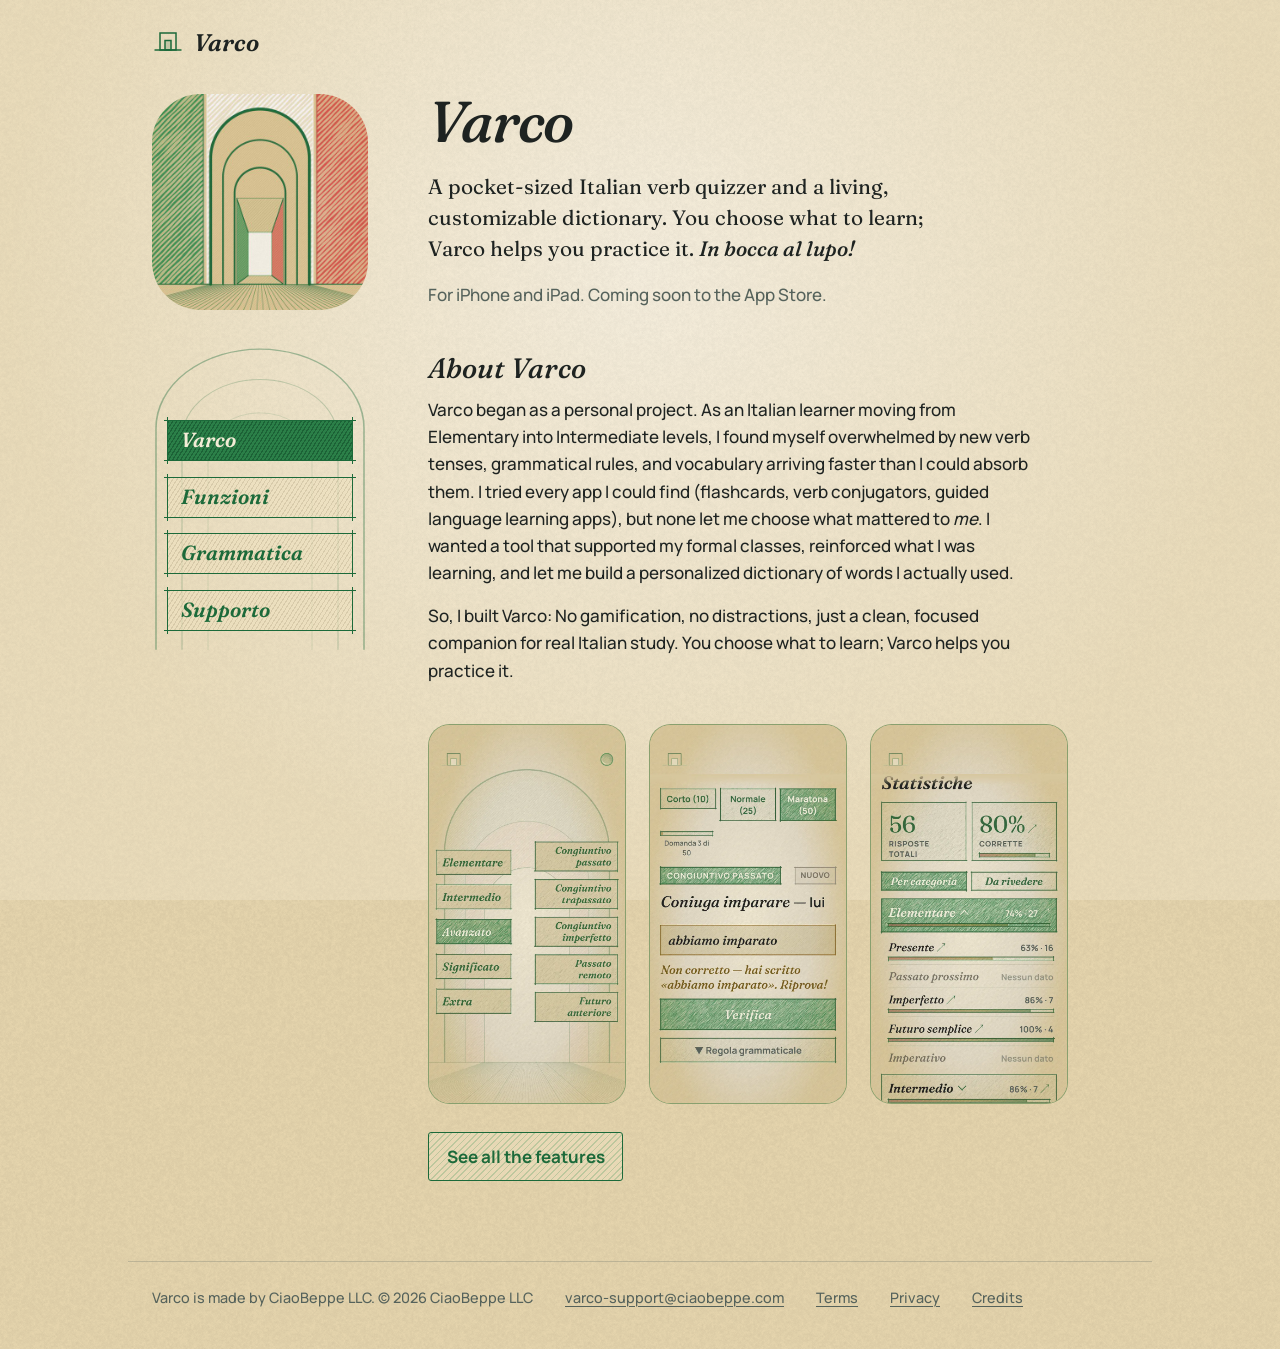
<file: varco/index.html>
<!doctype html>
<html lang="en">
<head>
  <meta charset="utf-8">
  <meta name="viewport" content="width=device-width, initial-scale=1, viewport-fit=cover">
  <title>Varco: Italian verbs and vocabulary</title>
  <meta name="description" content="Varco is a pocket-sized Italian verb quizzer and a living, customizable dictionary for iPhone and iPad.">
  <meta name="theme-color" content="#e9d8b0">
  <link rel="icon" href="/varco/favicon.ico" sizes="any">
  <link rel="icon" type="image/png" href="/varco/favicon-32.png">
  <link rel="apple-touch-icon" href="/varco/apple-touch-icon.png">
  <link rel="stylesheet" href="/assets/site.css">
</head>
<body>
  <a class="skip" href="#main">Skip to content</a>
  <header class="site-head">
    <a class="wordmark" href="/varco/"><svg class="glyph" viewBox="0 0 32 32" fill="none" stroke="currentColor" stroke-width="1.5" aria-hidden="true"><rect x="8" y="6" width="16" height="17"/><rect x="13" y="13.5" width="6" height="9.5" fill="currentColor" fill-opacity="0.18"/><path d="M2.5 23h27"/></svg>Varco</a>
  </header>
  <div class="layout">
    <aside class="rail">
      <img class="icon" src="/assets/img/varco-icon-512.jpg" alt="The Varco icon: a pencil-drawn archway in front of the Italian flag" width="216" height="216">
      <nav class="boxes" aria-label="Main">
        <svg class="arch" viewBox="0 0 216 400" preserveAspectRatio="none" fill="none" stroke="currentColor" aria-hidden="true"><path d="M4 400V108A104 104 0 0 1 212 108V400" stroke-width="1.6" opacity="0.38"/><path d="M30 400V122A78 78 0 0 1 186 122V400" stroke-width="1.2" opacity="0.22"/><path d="M56 400V140A52 52 0 0 1 160 140V400" stroke-width="1" opacity="0.14"/></svg>
        <a class="box" href="/varco/" aria-current="page">Varco</a>
      <a class="box" href="/varco/funzioni/">Funzioni</a>
      <a class="box" href="/varco/grammatica/">Grammatica</a>
      <a class="box" href="/varco/support/">Supporto</a>
      </nav>
    </aside>
    <main id="main">
      <div class="hero-m"><img src="/assets/img/varco-icon-512.jpg" alt="" width="72" height="72"><h1>Varco</h1></div>
      <p class="lede">A pocket-sized Italian verb quizzer and a living, customizable dictionary. You choose what to learn; Varco helps you practice it. <em lang="it">In bocca al lupo!</em></p>
      <p class="muted">For iPhone and iPad. Coming soon to the App Store.</p>

      <div class="prose">
        <h2>About Varco</h2>
        <p>Varco began as a personal project. As an Italian learner moving from Elementary into Intermediate levels, I found myself overwhelmed by new verb tenses, grammatical rules, and vocabulary arriving faster than I could absorb them. I tried every app I could find (flashcards, verb conjugators, guided language learning apps), but none let me choose what mattered to <em>me</em>. I wanted a tool that supported my formal classes, reinforced what I was learning, and let me build a personalized dictionary of words I actually used.</p>
        <p>So, I built Varco: No gamification, no distractions, just a clean, focused companion for real Italian study. You choose what to learn; Varco helps you practice it.</p>
      </div>

      <div class="shots">
        <figure class="shot"><img src="/assets/img/screens/home.webp" alt="Varco’s home screen: levels and tenses in pencil-drawn boxes inside an archway" width="720" height="1387" loading="lazy" decoding="async"></figure>
        <figure class="shot"><img src="/assets/img/screens/quiz.webp" alt="A conjugation quiz: a wrong answer, with a second try" width="720" height="1387" loading="lazy" decoding="async"></figure>
        <figure class="shot"><img src="/assets/img/screens/stats.webp" alt="Statistiche: answers, accuracy and progress by tense" width="720" height="1387" loading="lazy" decoding="async"></figure>
      </div>
      <p><a class="hatched" href="/varco/funzioni/">See all the features</a></p>
    </main>
  </div>
  <footer class="site-foot">
    <span>Varco is made by CiaoBeppe LLC. © 2026 CiaoBeppe LLC</span>
    <a href="mailto:varco-support@ciaobeppe.com">varco-support@ciaobeppe.com</a>
    <a href="/varco/terms/">Terms</a>
    <a href="/varco/privacy/">Privacy</a>
    <a href="/varco/credits/">Credits</a>
  </footer>
</body>
</html>
</file>
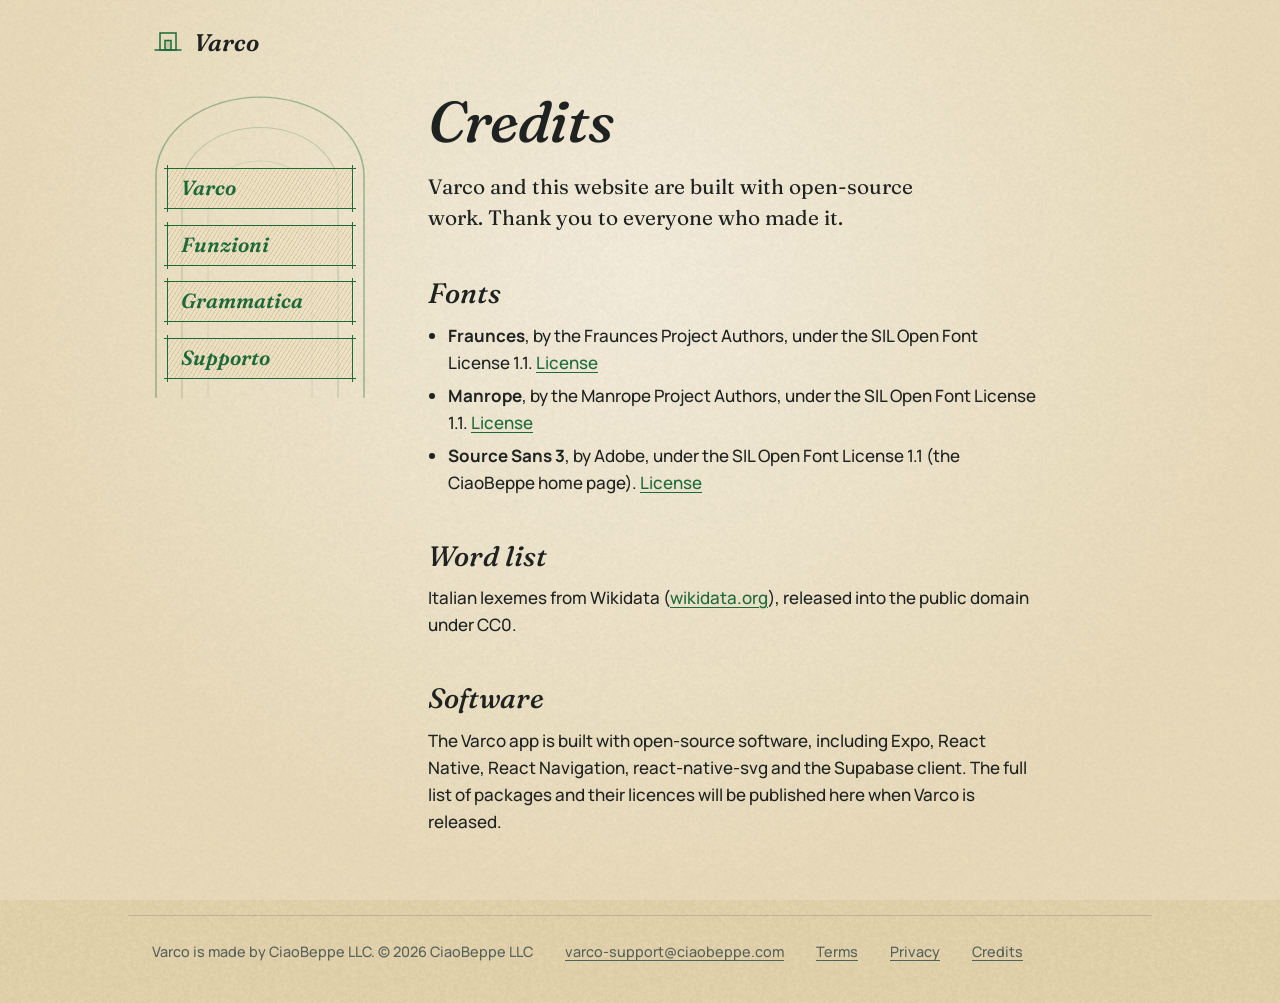
<file: varco/credits/index.html>
<!doctype html>
<html lang="en">
<head>
  <meta charset="utf-8">
  <meta name="viewport" content="width=device-width, initial-scale=1, viewport-fit=cover">
  <title>Varco credits</title>
  <meta name="description" content="The open-source software and fonts that Varco and this website are built with, with their licences.">
  <meta name="theme-color" content="#e9d8b0">
  <link rel="icon" href="/varco/favicon.ico" sizes="any">
  <link rel="icon" type="image/png" href="/varco/favicon-32.png">
  <link rel="apple-touch-icon" href="/varco/apple-touch-icon.png">
  <link rel="stylesheet" href="/assets/site.css">
</head>
<body>
  <a class="skip" href="#main">Skip to content</a>
  <header class="site-head">
    <a class="wordmark" href="/varco/"><svg class="glyph" viewBox="0 0 32 32" fill="none" stroke="currentColor" stroke-width="1.5" aria-hidden="true"><rect x="8" y="6" width="16" height="17"/><rect x="13" y="13.5" width="6" height="9.5" fill="currentColor" fill-opacity="0.18"/><path d="M2.5 23h27"/></svg>Varco</a>
  </header>
  <div class="layout">
    <aside class="rail">
      
      <nav class="boxes" aria-label="Main">
        <svg class="arch" viewBox="0 0 216 400" preserveAspectRatio="none" fill="none" stroke="currentColor" aria-hidden="true"><path d="M4 400V108A104 104 0 0 1 212 108V400" stroke-width="1.6" opacity="0.38"/><path d="M30 400V122A78 78 0 0 1 186 122V400" stroke-width="1.2" opacity="0.22"/><path d="M56 400V140A52 52 0 0 1 160 140V400" stroke-width="1" opacity="0.14"/></svg>
        <a class="box" href="/varco/">Varco</a>
      <a class="box" href="/varco/funzioni/">Funzioni</a>
      <a class="box" href="/varco/grammatica/">Grammatica</a>
      <a class="box" href="/varco/support/">Supporto</a>
      </nav>
    </aside>
    <main id="main">
      <div class="prose">
        <h1>Credits</h1>
        <p class="lede">Varco and this website are built with open-source work. Thank you to everyone who made it.</p>
        <h2>Fonts</h2>
        <ul>
          <li><strong>Fraunces</strong>, by the Fraunces Project Authors, under the SIL Open Font License 1.1. <a href="/assets/fonts/Fraunces-OFL.txt">License</a></li>
          <li><strong>Manrope</strong>, by the Manrope Project Authors, under the SIL Open Font License 1.1. <a href="/assets/fonts/Manrope-OFL.txt">License</a></li>
          <li><strong>Source Sans 3</strong>, by Adobe, under the SIL Open Font License 1.1 (the CiaoBeppe home page). <a href="/assets/fonts/SourceSans3-OFL.txt">License</a></li>
        </ul>
        <h2>Word list</h2>
        <p>Italian lexemes from Wikidata (<a href="https://www.wikidata.org">wikidata.org</a>), released into the public domain under CC0.</p>
        <h2>Software</h2>
        <p>The Varco app is built with open-source software, including Expo, React Native, React Navigation, react-native-svg and the Supabase client. The full list of packages and their licences will be published here when Varco is released.</p>
      </div>
    </main>
  </div>
  <footer class="site-foot">
    <span>Varco is made by CiaoBeppe LLC. © 2026 CiaoBeppe LLC</span>
    <a href="mailto:varco-support@ciaobeppe.com">varco-support@ciaobeppe.com</a>
    <a href="/varco/terms/">Terms</a>
    <a href="/varco/privacy/">Privacy</a>
    <a href="/varco/credits/">Credits</a>
  </footer>
</body>
</html>
</file>
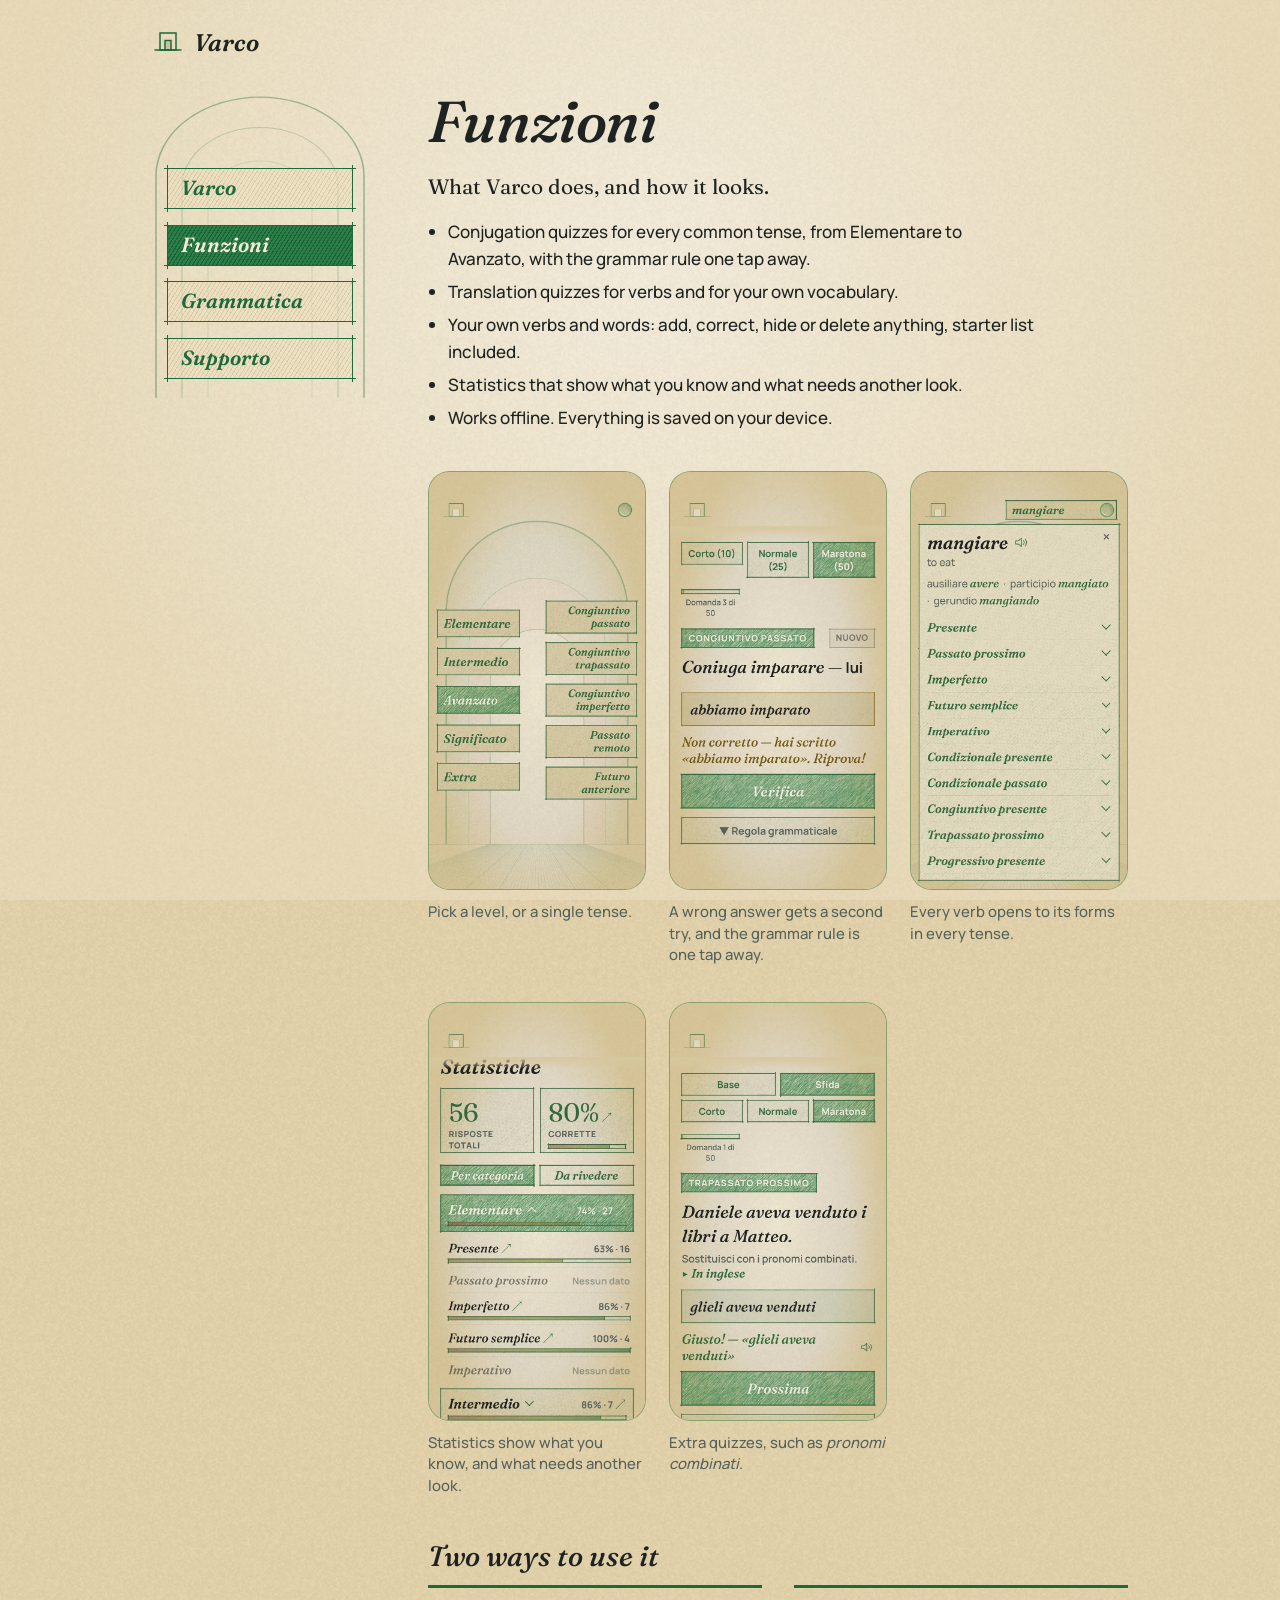
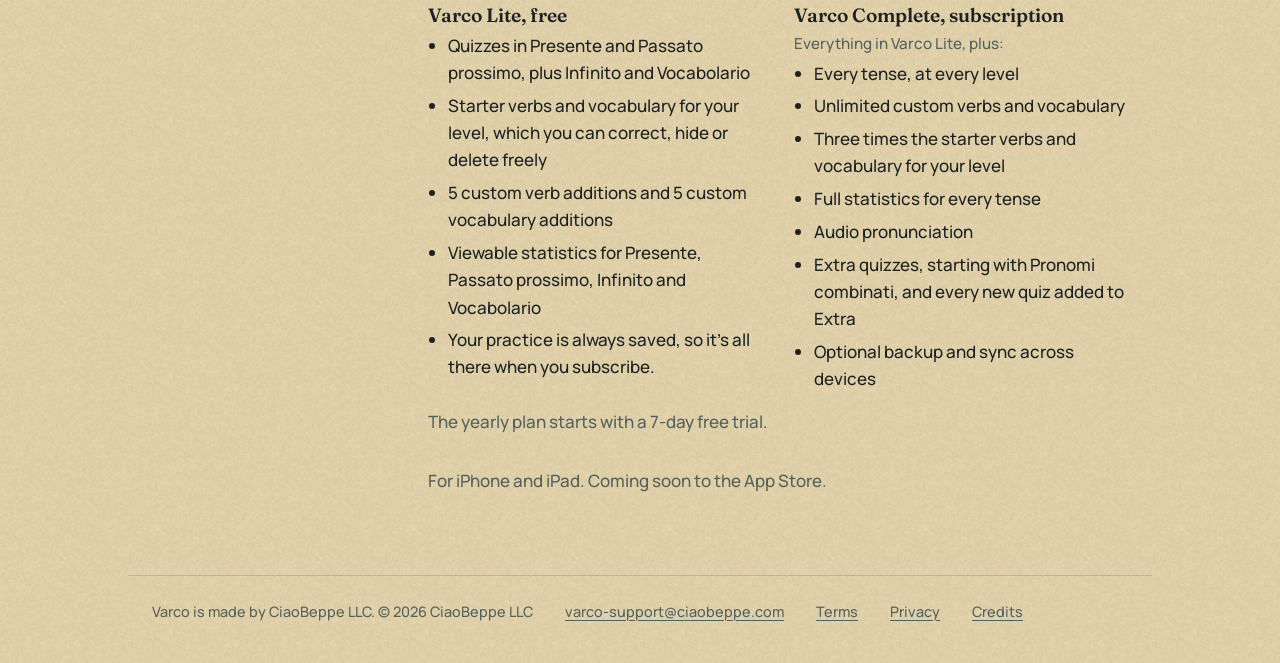
<file: varco/funzioni/index.html>
<!doctype html>
<html lang="en">
<head>
  <meta charset="utf-8">
  <meta name="viewport" content="width=device-width, initial-scale=1, viewport-fit=cover">
  <title>Funzioni: what Varco does</title>
  <meta name="description" content="What Varco does: conjugation and translation quizzes, your own verbs and words, statistics, and Varco Lite or Varco Complete.">
  <meta name="theme-color" content="#e9d8b0">
  <link rel="icon" href="/varco/favicon.ico" sizes="any">
  <link rel="icon" type="image/png" href="/varco/favicon-32.png">
  <link rel="apple-touch-icon" href="/varco/apple-touch-icon.png">
  <link rel="stylesheet" href="/assets/site.css">
</head>
<body>
  <a class="skip" href="#main">Skip to content</a>
  <header class="site-head">
    <a class="wordmark" href="/varco/"><svg class="glyph" viewBox="0 0 32 32" fill="none" stroke="currentColor" stroke-width="1.5" aria-hidden="true"><rect x="8" y="6" width="16" height="17"/><rect x="13" y="13.5" width="6" height="9.5" fill="currentColor" fill-opacity="0.18"/><path d="M2.5 23h27"/></svg>Varco</a>
  </header>
  <div class="layout">
    <aside class="rail">
      
      <nav class="boxes" aria-label="Main">
        <svg class="arch" viewBox="0 0 216 400" preserveAspectRatio="none" fill="none" stroke="currentColor" aria-hidden="true"><path d="M4 400V108A104 104 0 0 1 212 108V400" stroke-width="1.6" opacity="0.38"/><path d="M30 400V122A78 78 0 0 1 186 122V400" stroke-width="1.2" opacity="0.22"/><path d="M56 400V140A52 52 0 0 1 160 140V400" stroke-width="1" opacity="0.14"/></svg>
        <a class="box" href="/varco/">Varco</a>
      <a class="box" href="/varco/funzioni/" aria-current="page">Funzioni</a>
      <a class="box" href="/varco/grammatica/">Grammatica</a>
      <a class="box" href="/varco/support/">Supporto</a>
      </nav>
    </aside>
    <main id="main">
      <h1>Funzioni</h1>
      <div class="prose">
        <p class="lede">What Varco does, and how it looks.</p>
        <ul>
          <li>Conjugation quizzes for every common tense, from Elementare to Avanzato, with the grammar rule one tap away.</li>
          <li>Translation quizzes for verbs and for your own vocabulary.</li>
          <li>Your own verbs and words: add, correct, hide or delete anything, starter list included.</li>
          <li>Statistics that show what you know and what needs another look.</li>
          <li>Works offline. Everything is saved on your device.</li>
        </ul>
      </div>

      <div class="shots gallery">
        <figure class="shot"><img src="/assets/img/screens/home.webp" alt="Home screen" width="720" height="1387" loading="lazy" decoding="async"><figcaption>Pick a level, or a single tense.</figcaption></figure>
        <figure class="shot"><img src="/assets/img/screens/quiz.webp" alt="Quiz with a wrong answer" width="720" height="1387" loading="lazy" decoding="async"><figcaption>A wrong answer gets a second try, and the grammar rule is one tap away.</figcaption></figure>
        <figure class="shot"><img src="/assets/img/screens/verb.webp" alt="The verb card for mangiare" width="720" height="1387" loading="lazy" decoding="async"><figcaption>Every verb opens to its forms in every tense.</figcaption></figure>
        <figure class="shot"><img src="/assets/img/screens/stats.webp" alt="Statistiche" width="720" height="1387" loading="lazy" decoding="async"><figcaption>Statistics show what you know, and what needs another look.</figcaption></figure>
        <figure class="shot"><img src="/assets/img/screens/pronomi.webp" alt="Pronomi combinati quiz" width="720" height="1387" loading="lazy" decoding="async"><figcaption>Extra quizzes, such as <em lang="it">pronomi combinati</em>.</figcaption></figure>
      </div>

      <h2>Two ways to use it</h2>
      <div class="plans">
        <div class="plan">
          <h3>Varco Lite, free</h3>
          <ul>
            <li>Quizzes in Presente and Passato prossimo, plus Infinito and Vocabolario</li>
            <li>Starter verbs and vocabulary for your level, which you can correct, hide or delete freely</li>
            <li>5 custom verb additions and 5 custom vocabulary additions</li>
            <li>Viewable statistics for Presente, Passato prossimo, Infinito and Vocabolario</li>
            <li>Your practice is always saved, so it’s all there when you subscribe.</li>
          </ul>
        </div>
        <div class="plan complete">
          <h3>Varco Complete, subscription</h3>
          <p class="plan-note">Everything in Varco Lite, plus:</p>
          <ul>
            <li>Every tense, at every level</li>
            <li>Unlimited custom verbs and vocabulary</li>
            <li>Three times the starter verbs and vocabulary for your level</li>
            <li>Full statistics for every tense</li>
            <li>Audio pronunciation</li>
            <li>Extra quizzes, starting with Pronomi combinati, and every new quiz added to Extra</li>
            <li>Optional backup and sync across devices</li>
          </ul>
        </div>
      </div>
      <p class="muted">The yearly plan starts with a 7-day free trial.</p>
      <p class="muted" style="margin-top:2rem">For iPhone and iPad. Coming soon to the App Store.</p>
    </main>
  </div>
  <footer class="site-foot">
    <span>Varco is made by CiaoBeppe LLC. © 2026 CiaoBeppe LLC</span>
    <a href="mailto:varco-support@ciaobeppe.com">varco-support@ciaobeppe.com</a>
    <a href="/varco/terms/">Terms</a>
    <a href="/varco/privacy/">Privacy</a>
    <a href="/varco/credits/">Credits</a>
  </footer>
</body>
</html>
</file>
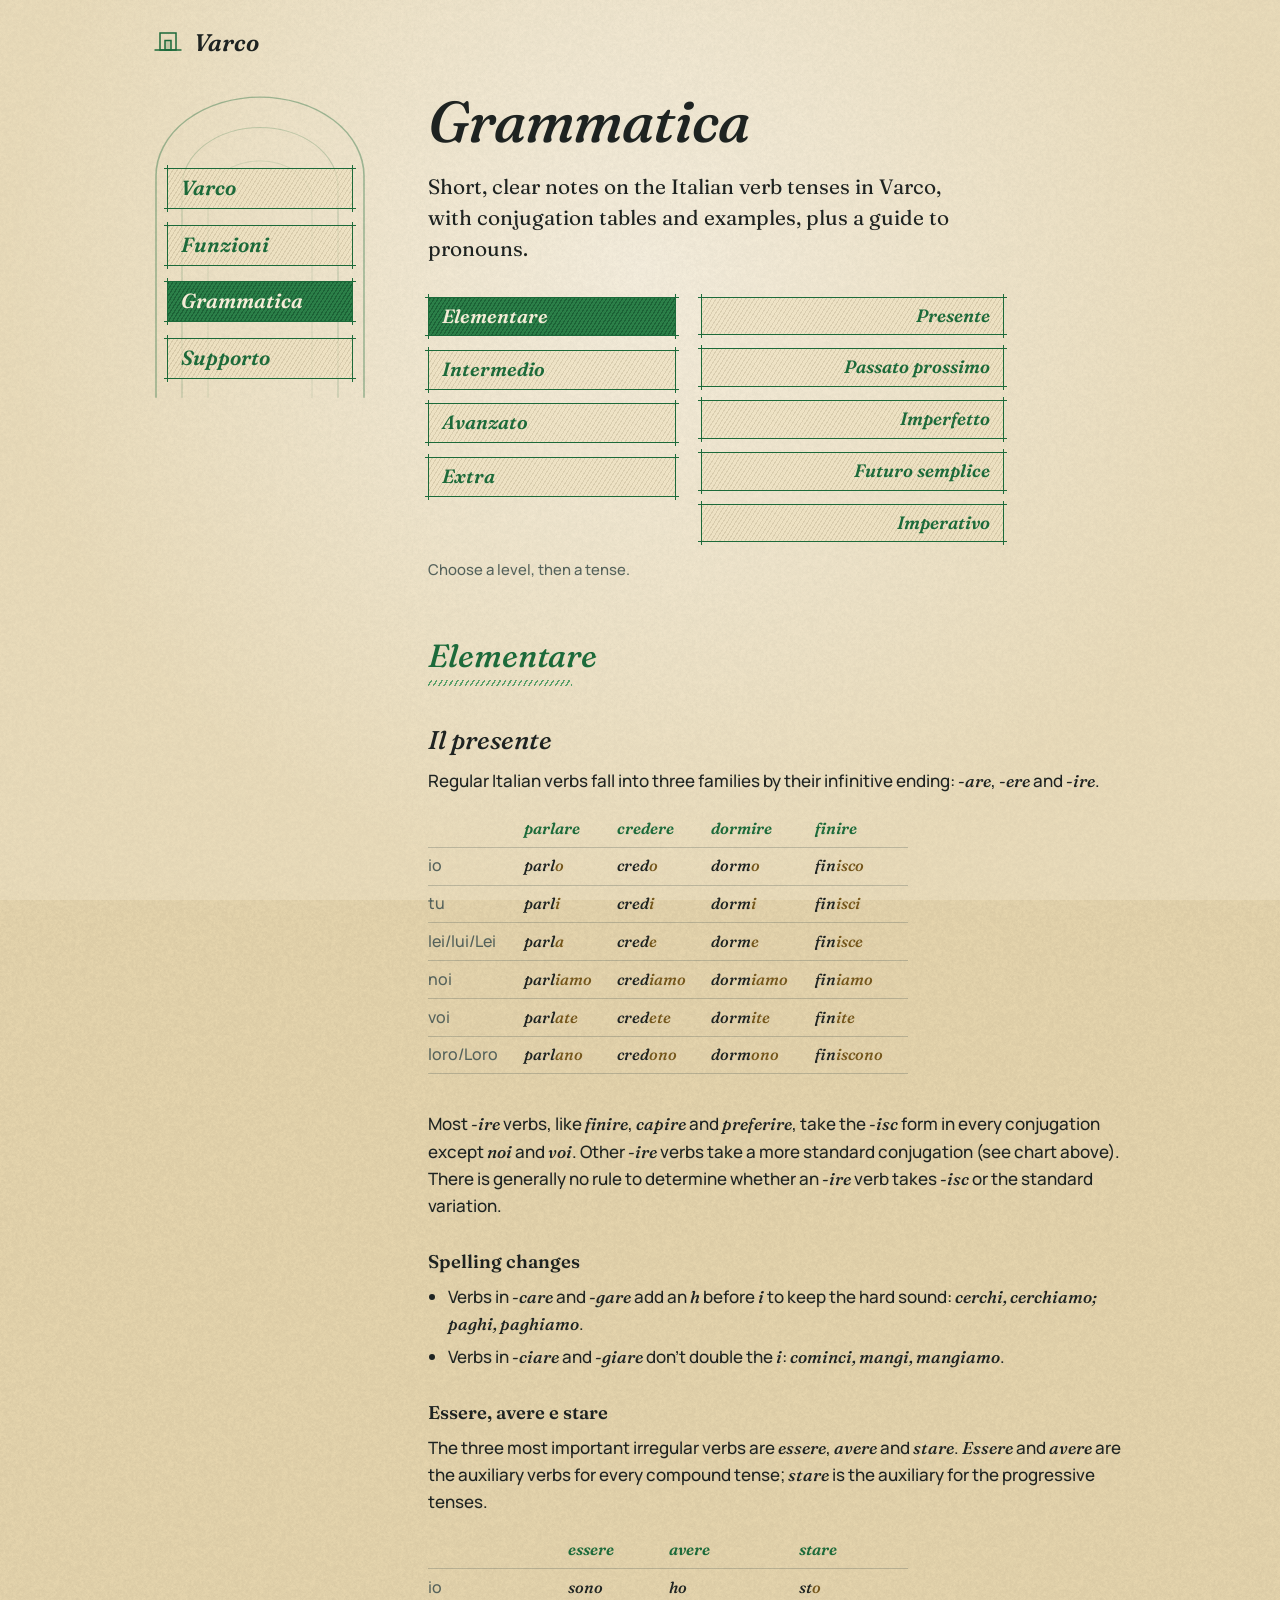
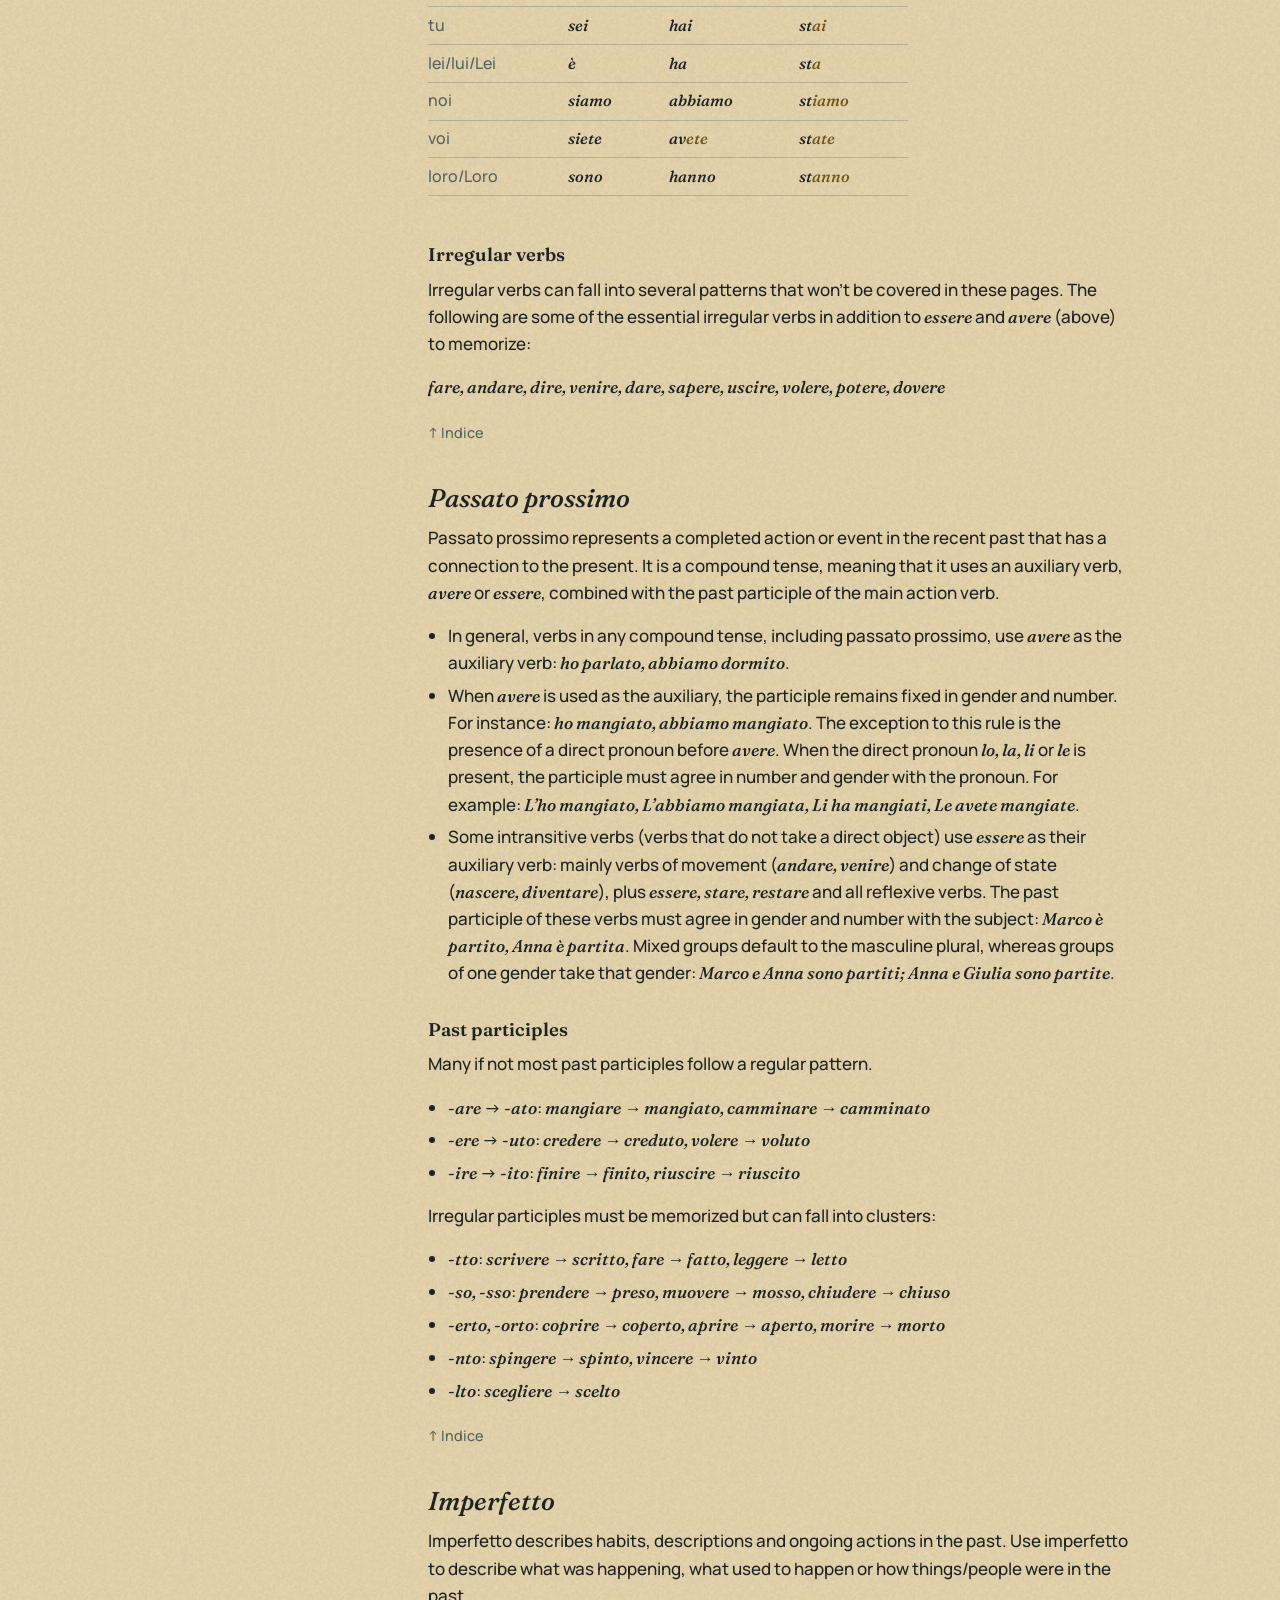
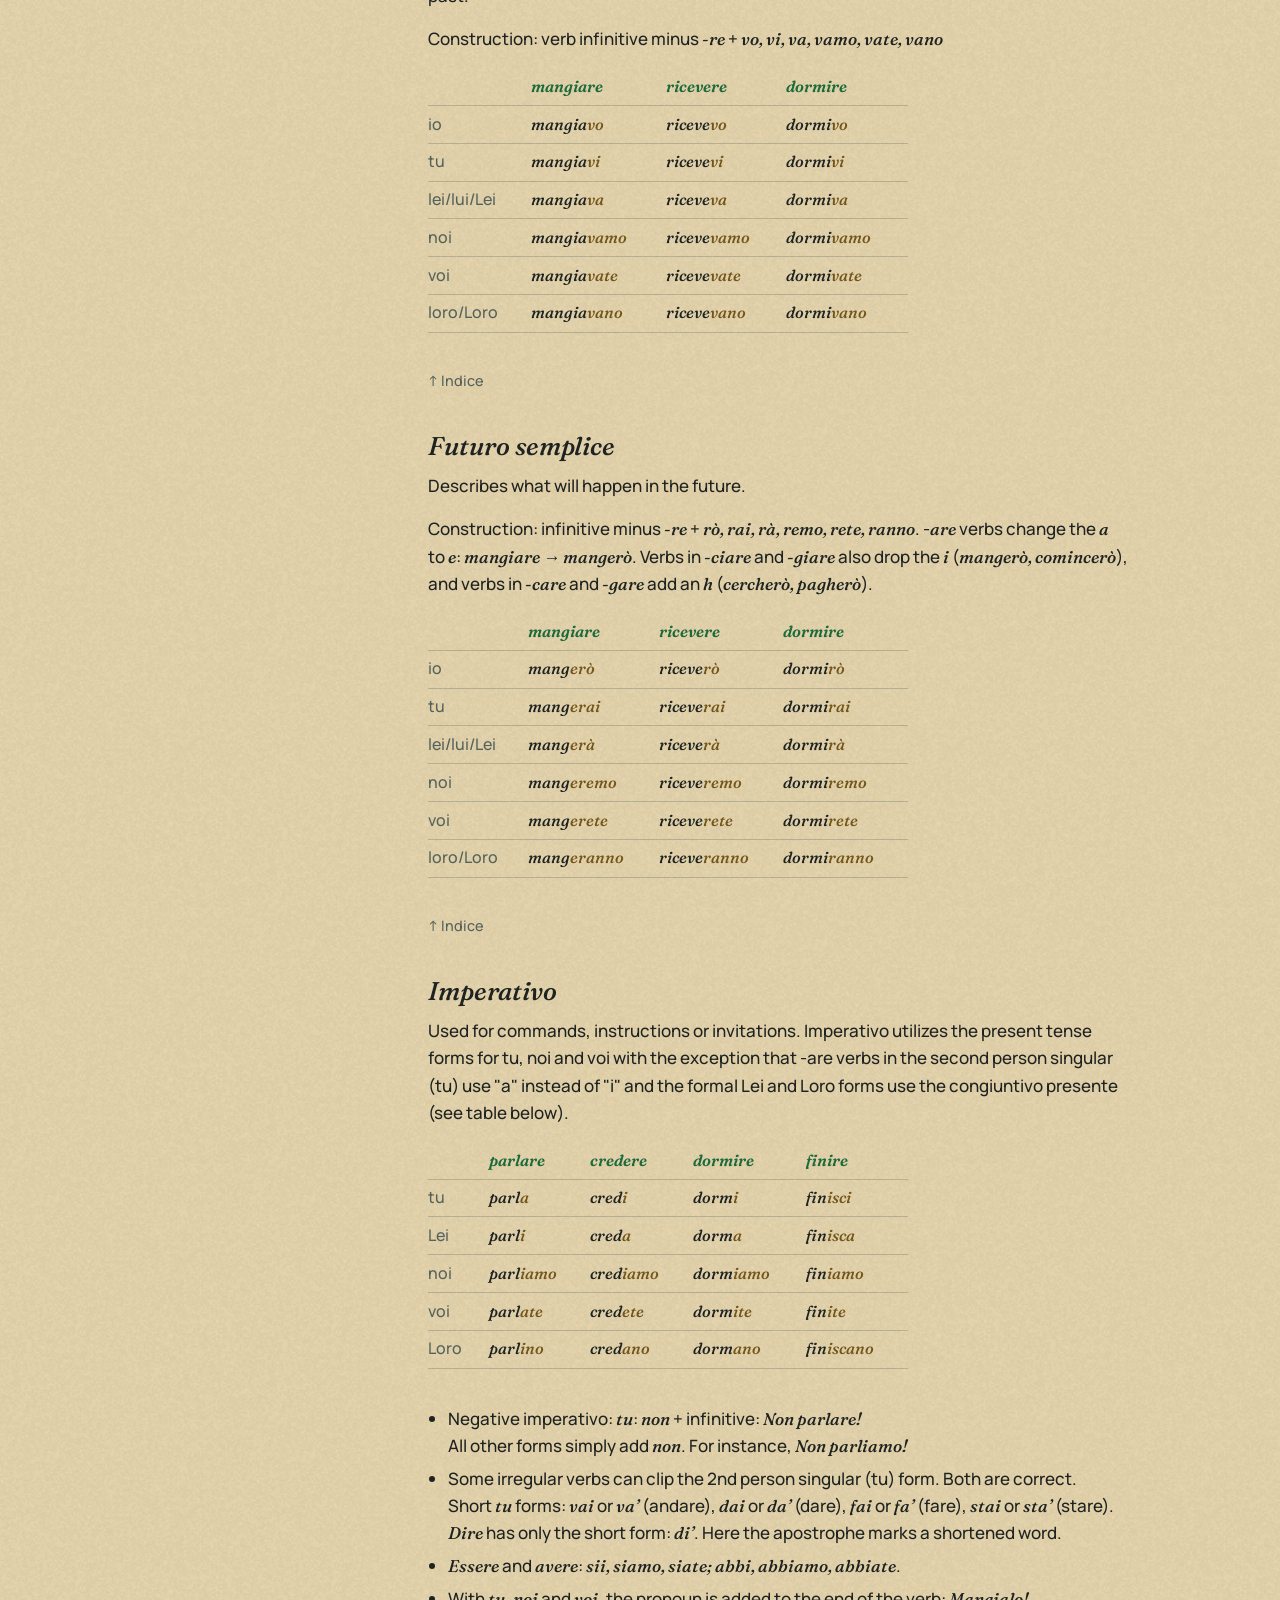
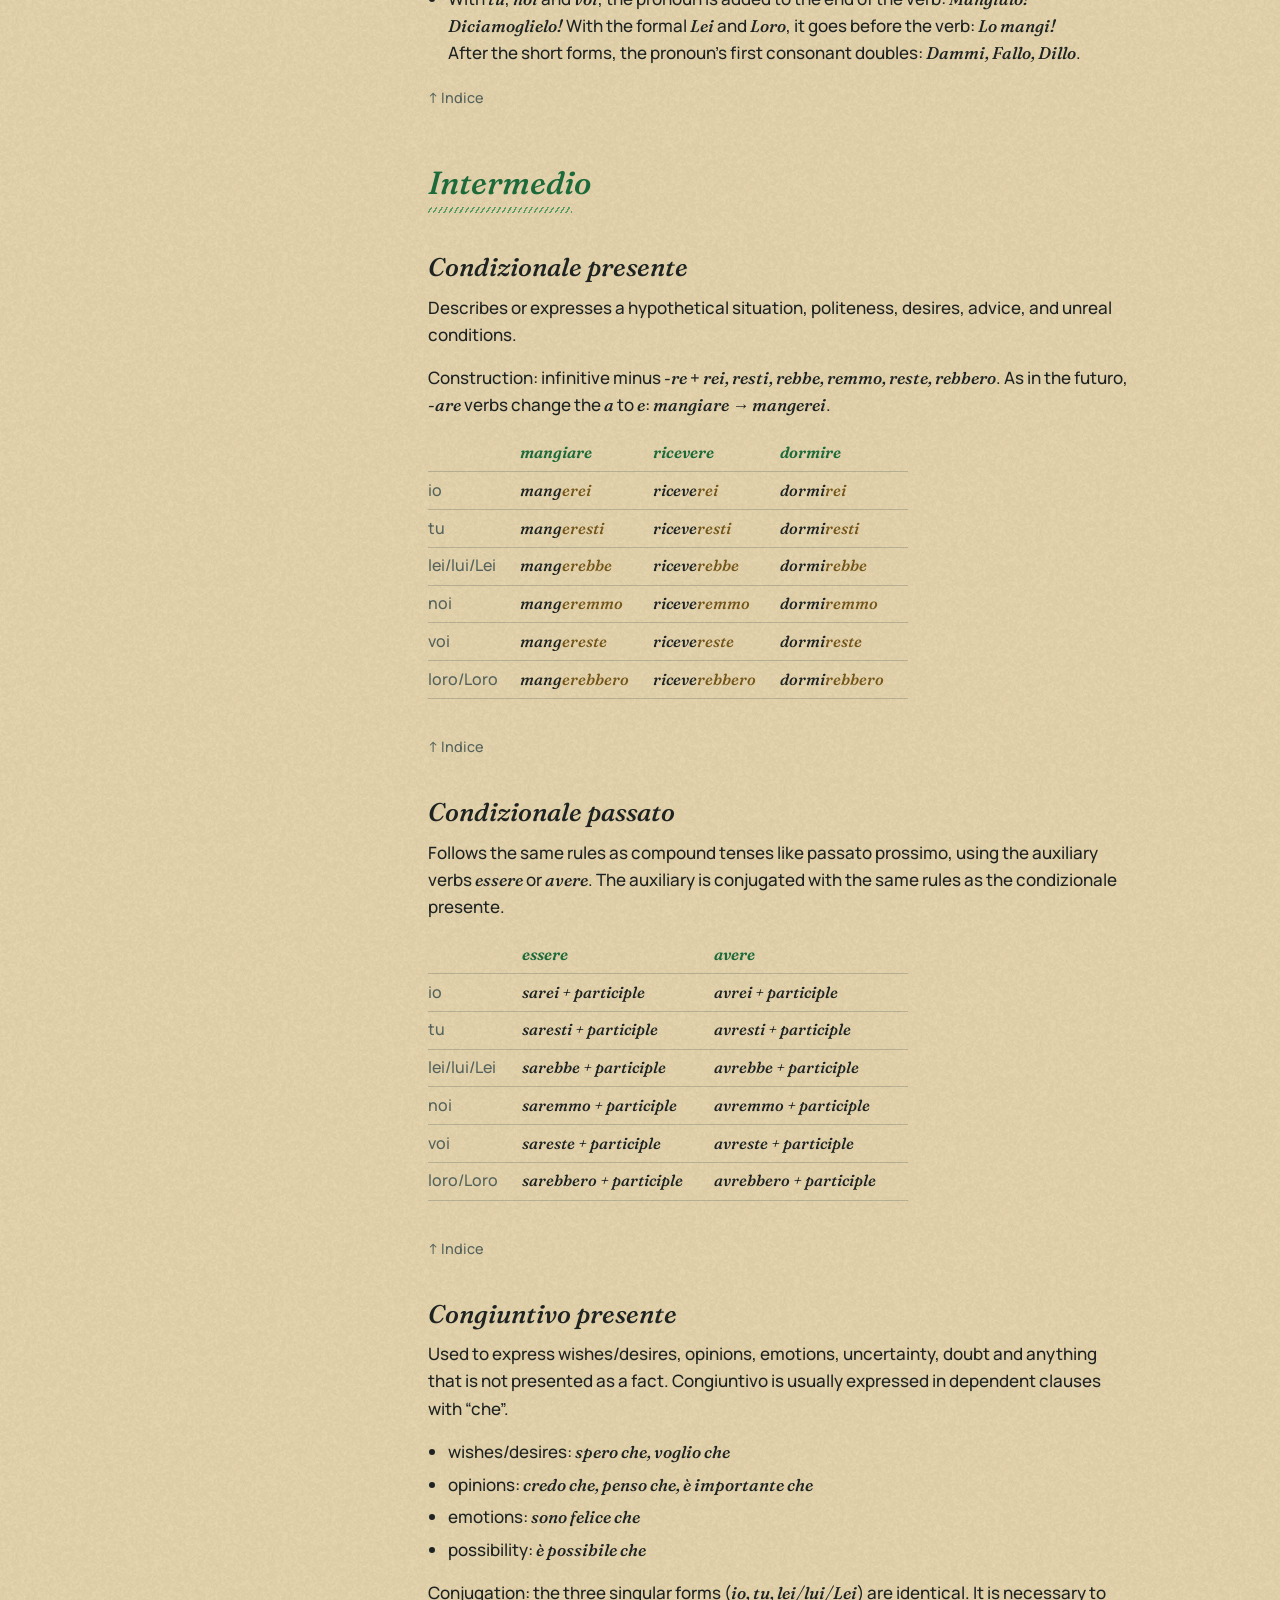
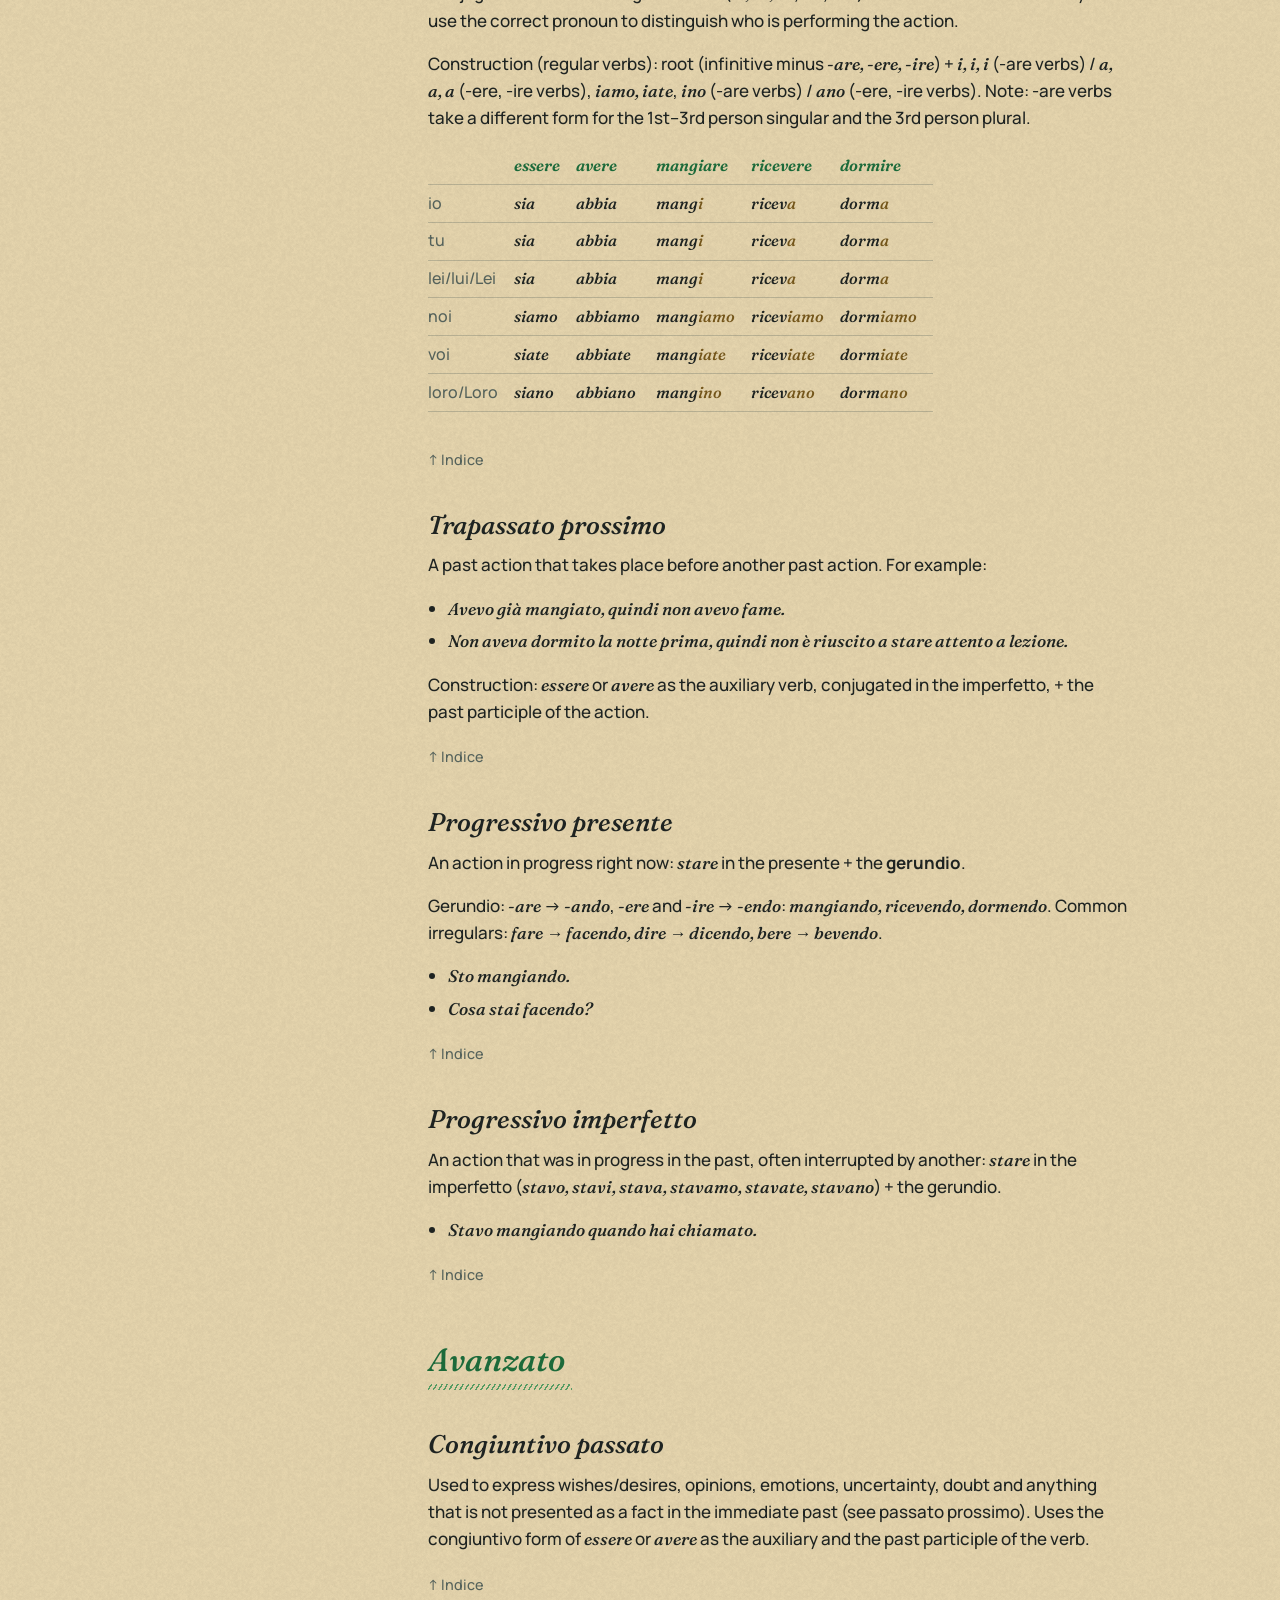
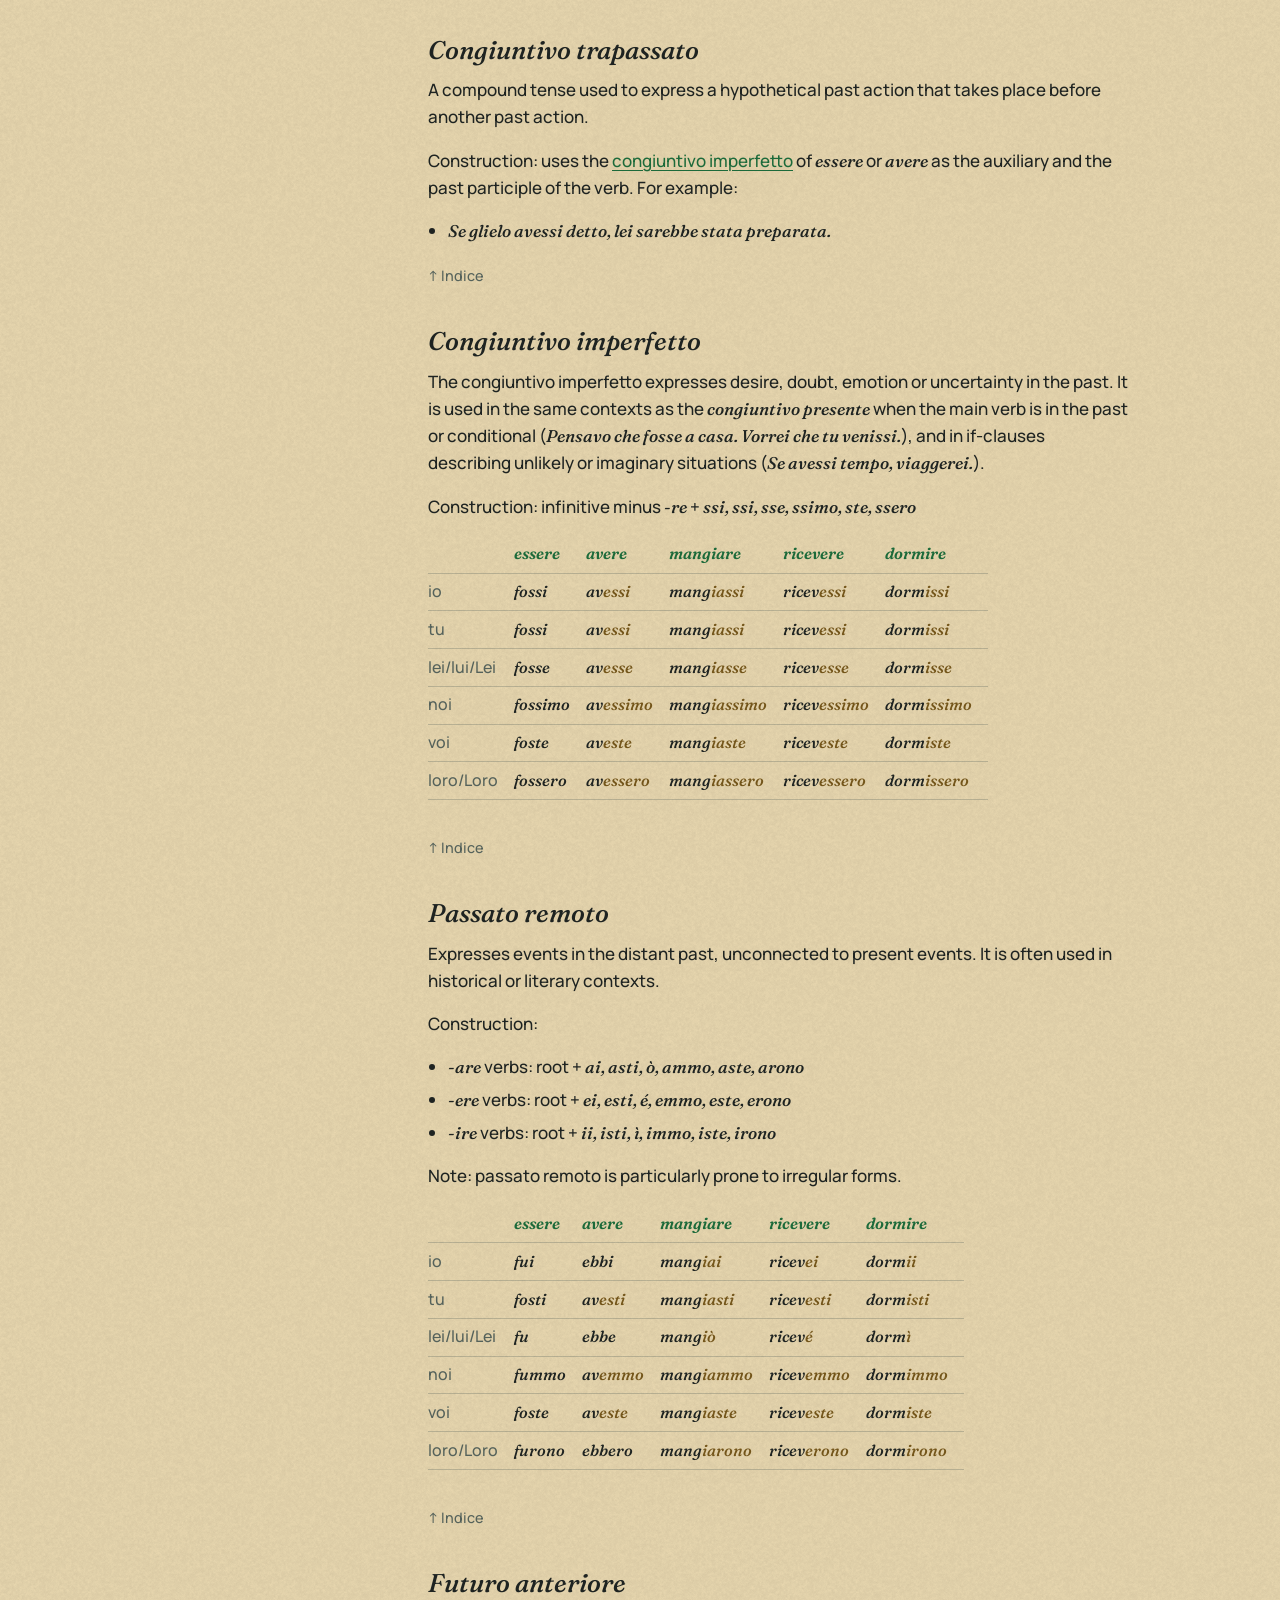
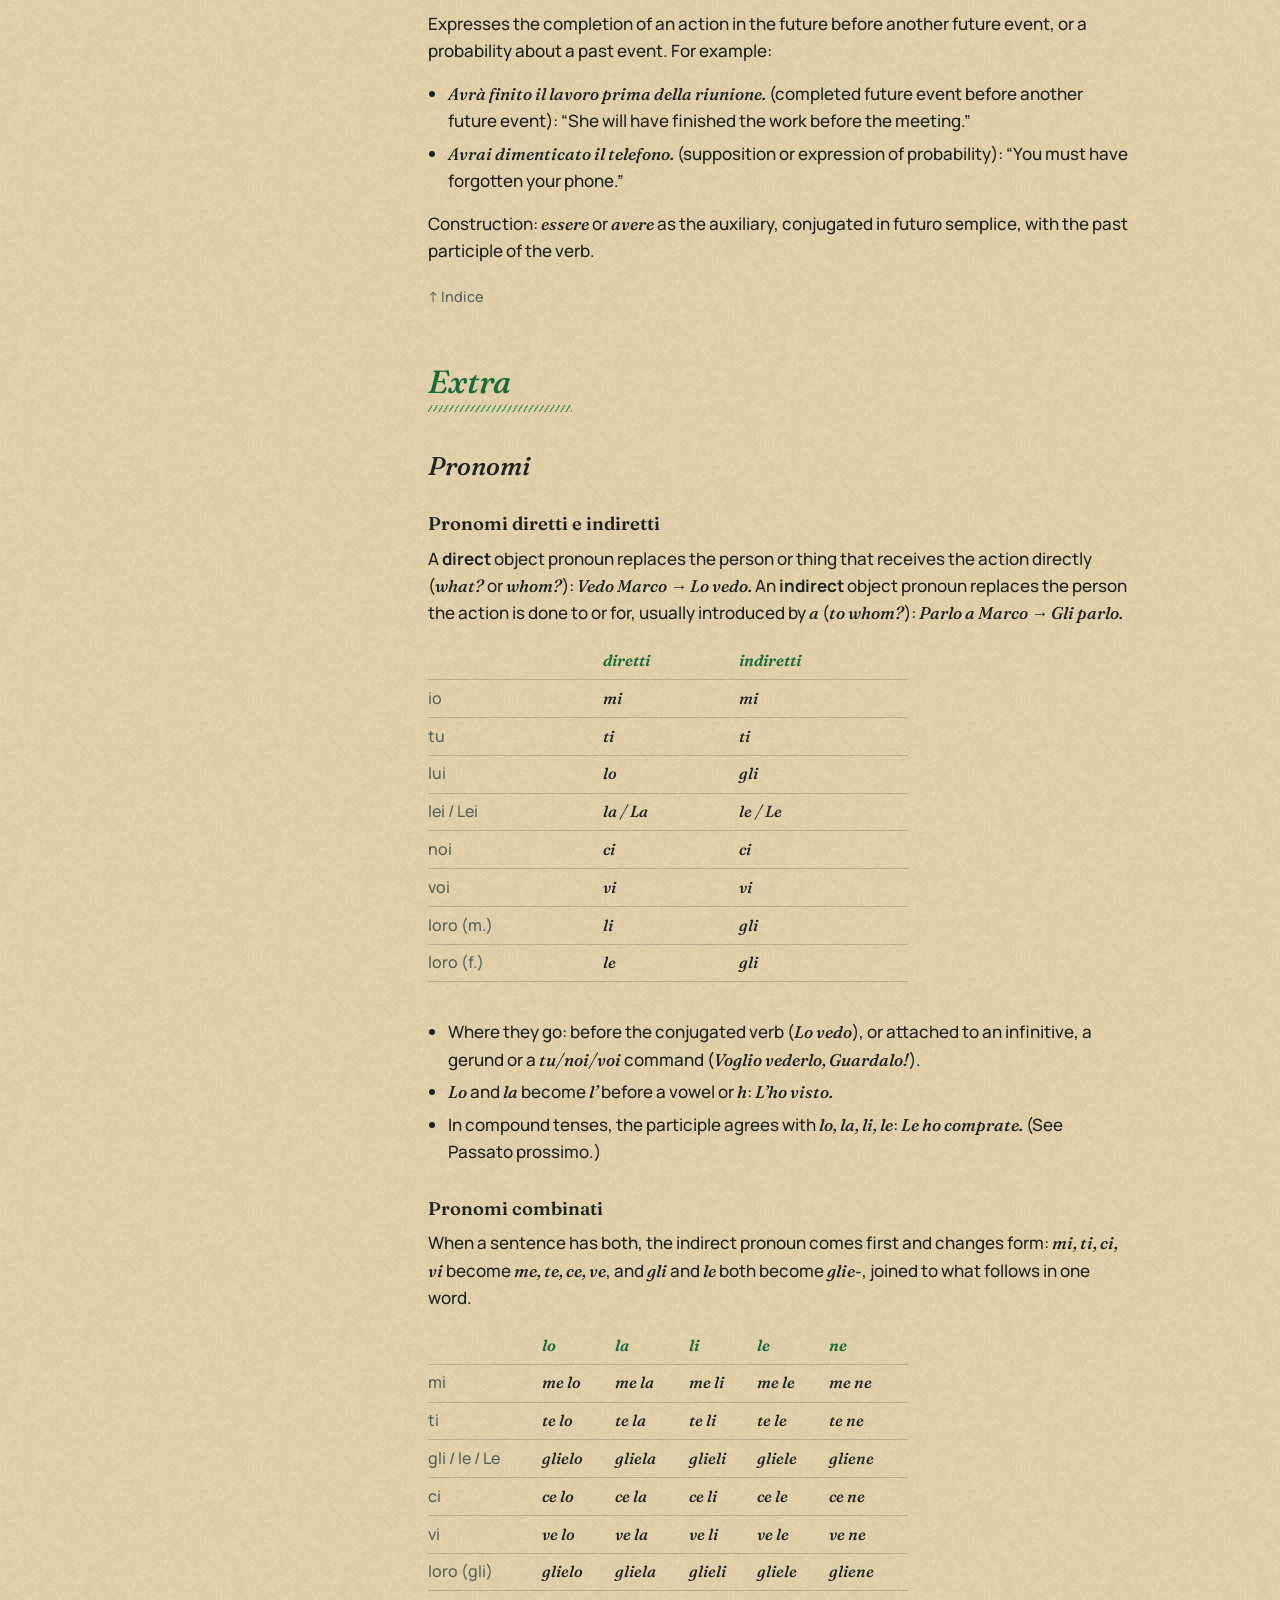
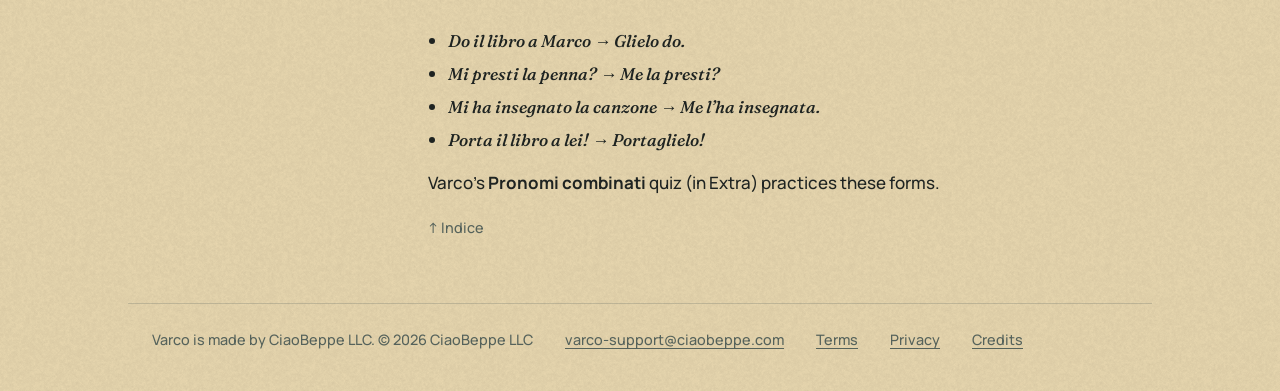
<file: varco/grammatica/index.html>
<!doctype html>
<html lang="en">
<head>
  <meta charset="utf-8">
  <meta name="viewport" content="width=device-width, initial-scale=1, viewport-fit=cover">
  <title>Grammatica: Italian grammar notes</title>
  <meta name="description" content="Short, clear notes on the Italian verb tenses in Varco, with conjugation tables and examples, plus a guide to pronouns.">
  <meta name="theme-color" content="#e9d8b0">
  <link rel="icon" href="/varco/favicon.ico" sizes="any">
  <link rel="icon" type="image/png" href="/varco/favicon-32.png">
  <link rel="apple-touch-icon" href="/varco/apple-touch-icon.png">
  <link rel="stylesheet" href="/assets/site.css">
</head>
<body>
  <a class="skip" href="#main">Skip to content</a>
  <header class="site-head">
    <a class="wordmark" href="/varco/"><svg class="glyph" viewBox="0 0 32 32" fill="none" stroke="currentColor" stroke-width="1.5" aria-hidden="true"><rect x="8" y="6" width="16" height="17"/><rect x="13" y="13.5" width="6" height="9.5" fill="currentColor" fill-opacity="0.18"/><path d="M2.5 23h27"/></svg>Varco</a>
  </header>
  <div class="layout">
    <aside class="rail">
      
      <nav class="boxes" aria-label="Main">
        <svg class="arch" viewBox="0 0 216 400" preserveAspectRatio="none" fill="none" stroke="currentColor" aria-hidden="true"><path d="M4 400V108A104 104 0 0 1 212 108V400" stroke-width="1.6" opacity="0.38"/><path d="M30 400V122A78 78 0 0 1 186 122V400" stroke-width="1.2" opacity="0.22"/><path d="M56 400V140A52 52 0 0 1 160 140V400" stroke-width="1" opacity="0.14"/></svg>
        <a class="box" href="/varco/">Varco</a>
      <a class="box" href="/varco/funzioni/">Funzioni</a>
      <a class="box" href="/varco/grammatica/" aria-current="page">Grammatica</a>
      <a class="box" href="/varco/support/">Supporto</a>
      </nav>
    </aside>
    <main id="main">
      <div class="risorse">
        <h1>Grammatica</h1>
        <p class="lede">Short, clear notes on the Italian verb tenses in Varco, with conjugation tables and examples, plus a guide to pronouns.</p>
        <nav id="indice" class="picker-wrap" aria-label="Indice">
          <div class="picker"><div class="col levels"><a class="box on" href="#elementare" data-level="elementare">Elementare</a><a class="box" href="#intermedio" data-level="intermedio">Intermedio</a><a class="box" href="#avanzato" data-level="avanzato">Avanzato</a><a class="box" href="#extra" data-level="extra">Extra</a></div><div><div class="col tenses" data-for="elementare"><a class="box" href="#il-presente">Presente</a><a class="box" href="#passato-prossimo">Passato prossimo</a><a class="box" href="#imperfetto">Imperfetto</a><a class="box" href="#futuro-semplice">Futuro semplice</a><a class="box" href="#imperativo">Imperativo</a></div><div class="col tenses" data-for="intermedio"><a class="box" href="#condizionale-presente">Condizionale presente</a><a class="box" href="#condizionale-passato">Condizionale passato</a><a class="box" href="#congiuntivo-presente">Congiuntivo presente</a><a class="box" href="#trapassato-prossimo">Trapassato prossimo</a><a class="box" href="#progressivo-presente">Progressivo presente</a><a class="box" href="#progressivo-imperfetto">Progressivo imperfetto</a></div><div class="col tenses" data-for="avanzato"><a class="box" href="#congiuntivo-passato">Congiuntivo passato</a><a class="box" href="#congiuntivo-trapassato">Congiuntivo trapassato</a><a class="box" href="#congiuntivo-imperfetto">Congiuntivo imperfetto</a><a class="box" href="#passato-remoto">Passato remoto</a><a class="box" href="#futuro-anteriore">Futuro anteriore</a></div><div class="col tenses" data-for="extra"><a class="box" href="#pronomi">Pronomi</a></div></div></div>
          <p class="picker-note">Choose a level, then a tense.</p>
        </nav>

      <h2 class="level" id="elementare">Elementare</h2>
      <h3 id="il-presente">Il presente</h3>
      <p>Regular Italian verbs fall into three families by their infinitive ending: <em>-are</em>, <em>-ere</em> and <em>-ire</em>.</p>
      <div class="table-wrap"><table>
      <thead>
      <tr>
      <th></th>
      <th>parlare</th>
      <th>credere</th>
      <th>dormire</th>
      <th>finire</th>
      </tr>
      </thead>
      <tbody>
      <tr>
      <td>io</td>
      <td><em>parl<span class="end">o</span></em></td>
      <td><em>cred<span class="end">o</span></em></td>
      <td><em>dorm<span class="end">o</span></em></td>
      <td><em>fin<span class="end">isco</span></em></td>
      </tr>
      <tr>
      <td>tu</td>
      <td><em>parl<span class="end">i</span></em></td>
      <td><em>cred<span class="end">i</span></em></td>
      <td><em>dorm<span class="end">i</span></em></td>
      <td><em>fin<span class="end">isci</span></em></td>
      </tr>
      <tr>
      <td>lei/lui/Lei</td>
      <td><em>parl<span class="end">a</span></em></td>
      <td><em>cred<span class="end">e</span></em></td>
      <td><em>dorm<span class="end">e</span></em></td>
      <td><em>fin<span class="end">isce</span></em></td>
      </tr>
      <tr>
      <td>noi</td>
      <td><em>parl<span class="end">iamo</span></em></td>
      <td><em>cred<span class="end">iamo</span></em></td>
      <td><em>dorm<span class="end">iamo</span></em></td>
      <td><em>fin<span class="end">iamo</span></em></td>
      </tr>
      <tr>
      <td>voi</td>
      <td><em>parl<span class="end">ate</span></em></td>
      <td><em>cred<span class="end">ete</span></em></td>
      <td><em>dorm<span class="end">ite</span></em></td>
      <td><em>fin<span class="end">ite</span></em></td>
      </tr>
      <tr>
      <td>loro/Loro</td>
      <td><em>parl<span class="end">ano</span></em></td>
      <td><em>cred<span class="end">ono</span></em></td>
      <td><em>dorm<span class="end">ono</span></em></td>
      <td><em>fin<span class="end">iscono</span></em></td>
      </tr>
      </tbody>
      </table></div>
      <p>Most <em>-ire</em> verbs, like <em>finire</em>, <em>capire</em> and <em>preferire</em>, take the <em>-isc</em> form in every conjugation except <em>noi</em> and <em>voi</em>. Other <em>-ire</em> verbs take a more standard conjugation (see chart above). There is generally no rule to determine whether an <em>-ire</em> verb takes <em>-isc</em> or the standard variation.</p>
      <h4 id="spelling-changes">Spelling changes</h4>
      <ul>
      <li>Verbs in <em>-care</em> and <em>-gare</em> add an <em>h</em> before <em>i</em> to keep the hard sound: <em>cerchi, cerchiamo; paghi, paghiamo</em>.</li>
      <li>Verbs in <em>-ciare</em> and <em>-giare</em> don’t double the <em>i</em>: <em>cominci, mangi, mangiamo</em>.</li>
      </ul>
      <h4 id="essere-avere-e-stare">Essere, avere e stare</h4>
      <p>The three most important irregular verbs are <em>essere</em>, <em>avere</em> and <em>stare</em>. <em>Essere</em> and <em>avere</em> are the auxiliary verbs for every compound tense; <em>stare</em> is the auxiliary for the progressive tenses.</p>
      <div class="table-wrap"><table>
      <thead>
      <tr>
      <th></th>
      <th>essere</th>
      <th>avere</th>
      <th>stare</th>
      </tr>
      </thead>
      <tbody>
      <tr>
      <td>io</td>
      <td><em>sono</em></td>
      <td><em>ho</em></td>
      <td><em>st<span class="end">o</span></em></td>
      </tr>
      <tr>
      <td>tu</td>
      <td><em>sei</em></td>
      <td><em>hai</em></td>
      <td><em>st<span class="end">ai</span></em></td>
      </tr>
      <tr>
      <td>lei/lui/Lei</td>
      <td><em>è</em></td>
      <td><em>ha</em></td>
      <td><em>st<span class="end">a</span></em></td>
      </tr>
      <tr>
      <td>noi</td>
      <td><em>siamo</em></td>
      <td><em>abbiamo</em></td>
      <td><em>st<span class="end">iamo</span></em></td>
      </tr>
      <tr>
      <td>voi</td>
      <td><em>siete</em></td>
      <td><em>av<span class="end">ete</span></em></td>
      <td><em>st<span class="end">ate</span></em></td>
      </tr>
      <tr>
      <td>loro/Loro</td>
      <td><em>sono</em></td>
      <td><em>hanno</em></td>
      <td><em>st<span class="end">anno</span></em></td>
      </tr>
      </tbody>
      </table></div>
      <h4 id="irregular-verbs">Irregular verbs</h4>
      <p>Irregular verbs can fall into several patterns that won’t be covered in these pages. The following are some of the essential irregular verbs in addition to <em>essere</em> and <em>avere</em> (above) to memorize:</p>
      <p><em>fare, andare, dire, venire, dare, sapere, uscire, volere, potere, dovere</em></p>
      <p class="back"><a href="#indice">↑ Indice</a></p>
      <h3 id="passato-prossimo">Passato prossimo</h3>
      <p>Passato prossimo represents a completed action or event in the recent past that has a connection to the present. It is a compound tense, meaning that it uses an auxiliary verb, <em>avere</em> or <em>essere</em>, combined with the past participle of the main action verb.</p>
      <ul>
      <li>In general, verbs in any compound tense, including passato prossimo, use <em>avere</em> as the auxiliary verb: <em>ho parlato, abbiamo dormito</em>.</li>
      <li>When <em>avere</em> is used as the auxiliary, the participle remains fixed in gender and number. For instance: <em>ho mangiato, abbiamo mangiato</em>. The exception to this rule is the presence of a direct pronoun before <em>avere</em>. When the direct pronoun <em>lo, la, li</em> or <em>le</em> is present, the participle must agree in number and gender with the pronoun. For example: <em>L’ho mangiato, L’abbiamo mangiata, Li ha mangiati, Le avete mangiate</em>.</li>
      <li>Some intransitive verbs (verbs that do not take a direct object) use <em>essere</em> as their auxiliary verb: mainly verbs of movement (<em>andare, venire</em>) and change of state (<em>nascere, diventare</em>), plus <em>essere, stare, restare</em> and all reflexive verbs. The past participle of these verbs must agree in gender and number with the subject: <em>Marco è partito, Anna è partita</em>. Mixed groups default to the masculine plural, whereas groups of one gender take that gender: <em>Marco e Anna sono partiti; Anna e Giulia sono partite</em>.</li>
      </ul>
      <h4 id="past-participles">Past participles</h4>
      <p>Many if not most past participles follow a regular pattern.</p>
      <ul>
      <li><em>-are</em> → <em>-ato</em>: <em>mangiare → mangiato, camminare → camminato</em></li>
      <li><em>-ere</em> → <em>-uto</em>: <em>credere → creduto, volere → voluto</em></li>
      <li><em>-ire</em> → <em>-ito</em>: <em>finire → finito, riuscire → riuscito</em></li>
      </ul>
      <p>Irregular participles must be memorized but can fall into clusters:</p>
      <ul>
      <li><em>-tto</em>: <em>scrivere → scritto, fare → fatto, leggere → letto</em></li>
      <li><em>-so, -sso</em>: <em>prendere → preso, muovere → mosso, chiudere → chiuso</em></li>
      <li><em>-erto, -orto</em>: <em>coprire → coperto, aprire → aperto, morire → morto</em></li>
      <li><em>-nto</em>: <em>spingere → spinto, vincere → vinto</em></li>
      <li><em>-lto</em>: <em>scegliere → scelto</em></li>
      </ul>
      <p class="back"><a href="#indice">↑ Indice</a></p>
      <h3 id="imperfetto">Imperfetto</h3>
      <p>Imperfetto describes habits, descriptions and ongoing actions in the past. Use imperfetto to describe what was happening, what used to happen or how things/people were in the past.</p>
      <p>Construction: verb infinitive minus <em>-re</em> + <em>vo, vi, va, vamo, vate, vano</em></p>
      <div class="table-wrap"><table>
      <thead>
      <tr>
      <th></th>
      <th>mangiare</th>
      <th>ricevere</th>
      <th>dormire</th>
      </tr>
      </thead>
      <tbody>
      <tr>
      <td>io</td>
      <td><em>mangia<span class="end">vo</span></em></td>
      <td><em>riceve<span class="end">vo</span></em></td>
      <td><em>dormi<span class="end">vo</span></em></td>
      </tr>
      <tr>
      <td>tu</td>
      <td><em>mangia<span class="end">vi</span></em></td>
      <td><em>riceve<span class="end">vi</span></em></td>
      <td><em>dormi<span class="end">vi</span></em></td>
      </tr>
      <tr>
      <td>lei/lui/Lei</td>
      <td><em>mangia<span class="end">va</span></em></td>
      <td><em>riceve<span class="end">va</span></em></td>
      <td><em>dormi<span class="end">va</span></em></td>
      </tr>
      <tr>
      <td>noi</td>
      <td><em>mangia<span class="end">vamo</span></em></td>
      <td><em>riceve<span class="end">vamo</span></em></td>
      <td><em>dormi<span class="end">vamo</span></em></td>
      </tr>
      <tr>
      <td>voi</td>
      <td><em>mangia<span class="end">vate</span></em></td>
      <td><em>riceve<span class="end">vate</span></em></td>
      <td><em>dormi<span class="end">vate</span></em></td>
      </tr>
      <tr>
      <td>loro/Loro</td>
      <td><em>mangia<span class="end">vano</span></em></td>
      <td><em>riceve<span class="end">vano</span></em></td>
      <td><em>dormi<span class="end">vano</span></em></td>
      </tr>
      </tbody>
      </table></div>
      <p class="back"><a href="#indice">↑ Indice</a></p>
      <h3 id="futuro-semplice">Futuro semplice</h3>
      <p>Describes what will happen in the future.</p>
      <p>Construction: infinitive minus <em>-re</em> + <em>rò, rai, rà, remo, rete, ranno</em>. -<em>are</em> verbs change the <em>a</em> to <em>e</em>: <em>mangiare → mangerò</em>. Verbs in <em>-ciare</em> and <em>-giare</em> also drop the <em>i</em> (<em>mangerò, comincerò</em>), and verbs in <em>-care</em> and <em>-gare</em> add an <em>h</em> (<em>cercherò, pagherò</em>).</p>
      <div class="table-wrap"><table>
      <thead>
      <tr>
      <th></th>
      <th>mangiare</th>
      <th>ricevere</th>
      <th>dormire</th>
      </tr>
      </thead>
      <tbody>
      <tr>
      <td>io</td>
      <td><em>mang<span class="end">erò</span></em></td>
      <td><em>riceve<span class="end">rò</span></em></td>
      <td><em>dormi<span class="end">rò</span></em></td>
      </tr>
      <tr>
      <td>tu</td>
      <td><em>mang<span class="end">erai</span></em></td>
      <td><em>riceve<span class="end">rai</span></em></td>
      <td><em>dormi<span class="end">rai</span></em></td>
      </tr>
      <tr>
      <td>lei/lui/Lei</td>
      <td><em>mang<span class="end">erà</span></em></td>
      <td><em>riceve<span class="end">rà</span></em></td>
      <td><em>dormi<span class="end">rà</span></em></td>
      </tr>
      <tr>
      <td>noi</td>
      <td><em>mang<span class="end">eremo</span></em></td>
      <td><em>riceve<span class="end">remo</span></em></td>
      <td><em>dormi<span class="end">remo</span></em></td>
      </tr>
      <tr>
      <td>voi</td>
      <td><em>mang<span class="end">erete</span></em></td>
      <td><em>riceve<span class="end">rete</span></em></td>
      <td><em>dormi<span class="end">rete</span></em></td>
      </tr>
      <tr>
      <td>loro/Loro</td>
      <td><em>mang<span class="end">eranno</span></em></td>
      <td><em>riceve<span class="end">ranno</span></em></td>
      <td><em>dormi<span class="end">ranno</span></em></td>
      </tr>
      </tbody>
      </table></div>
      <p class="back"><a href="#indice">↑ Indice</a></p>
      <h3 id="imperativo">Imperativo</h3>
      <p>Used for commands, instructions or invitations. Imperativo utilizes the present tense forms for tu, noi and voi with the exception that -are verbs in the second person singular (tu) use "a" instead of "i" and the formal Lei and Loro forms use the congiuntivo presente (see table below).</p>
      <div class="table-wrap"><table>
      <thead>
      <tr>
      <th></th>
      <th>parlare</th>
      <th>credere</th>
      <th>dormire</th>
      <th>finire</th>
      </tr>
      </thead>
      <tbody>
      <tr>
      <td>tu</td>
      <td><em>parl<span class="end">a</span></em></td>
      <td><em>cred<span class="end">i</span></em></td>
      <td><em>dorm<span class="end">i</span></em></td>
      <td><em>fin<span class="end">isci</span></em></td>
      </tr>
      <tr>
      <td>Lei</td>
      <td><em>parl<span class="end">i</span></em></td>
      <td><em>cred<span class="end">a</span></em></td>
      <td><em>dorm<span class="end">a</span></em></td>
      <td><em>fin<span class="end">isca</span></em></td>
      </tr>
      <tr>
      <td>noi</td>
      <td><em>parl<span class="end">iamo</span></em></td>
      <td><em>cred<span class="end">iamo</span></em></td>
      <td><em>dorm<span class="end">iamo</span></em></td>
      <td><em>fin<span class="end">iamo</span></em></td>
      </tr>
      <tr>
      <td>voi</td>
      <td><em>parl<span class="end">ate</span></em></td>
      <td><em>cred<span class="end">ete</span></em></td>
      <td><em>dorm<span class="end">ite</span></em></td>
      <td><em>fin<span class="end">ite</span></em></td>
      </tr>
      <tr>
      <td>Loro</td>
      <td><em>parl<span class="end">ino</span></em></td>
      <td><em>cred<span class="end">ano</span></em></td>
      <td><em>dorm<span class="end">ano</span></em></td>
      <td><em>fin<span class="end">iscano</span></em></td>
      </tr>

      </tbody>
      </table></div>
      <ul>
      <li>Negative imperativo: <em>tu</em>: <em>non</em> + infinitive: <em>Non parlare!</em><br>All other forms simply add <em>non</em>. For instance, <em>Non parliamo!</em></li>
      <li>Some irregular verbs can clip the 2nd person singular (tu) form. Both are correct.<br>Short <em>tu</em> forms: <em>vai</em> or <em>va’</em> (andare), <em>dai</em> or <em>da’</em> (dare), <em>fai</em> or <em>fa’</em> (fare), <em>stai</em> or <em>sta’</em> (stare). <em>Dire</em> has only the short form: <em>di’</em>. Here the apostrophe marks a shortened word.</li>
      <li><em>Essere</em> and <em>avere</em>: <em>sii, siamo, siate; abbi, abbiamo, abbiate</em>.</li>
      <li>With <em>tu</em>, <em>noi</em> and <em>voi</em>, the pronoun is added to the end of the verb: <em>Mangialo! Diciamoglielo!</em> With the formal <em>Lei</em> and <em>Loro</em>, it goes before the verb: <em>Lo mangi!</em><br>After the short forms, the pronoun’s first consonant doubles: <em>Dammi, Fallo, Dillo</em>.</li>
      </ul>
      <p class="back"><a href="#indice">↑ Indice</a></p>

      <h2 class="level" id="intermedio">Intermedio</h2>
      <h3 id="condizionale-presente">Condizionale presente</h3>
      <p>Describes or expresses a hypothetical situation, politeness, desires, advice, and unreal conditions.</p>
      <p>Construction: infinitive minus <em>-re</em> + <em>rei, resti, rebbe, remmo, reste, rebbero</em>. As in the futuro, <em>-are</em> verbs change the <em>a</em> to <em>e</em>: <em>mangiare → mangerei</em>.</p>
      <div class="table-wrap"><table>
      <thead>
      <tr>
      <th></th>
      <th>mangiare</th>
      <th>ricevere</th>
      <th>dormire</th>
      </tr>
      </thead>
      <tbody>
      <tr>
      <td>io</td>
      <td><em>mang<span class="end">erei</span></em></td>
      <td><em>riceve<span class="end">rei</span></em></td>
      <td><em>dormi<span class="end">rei</span></em></td>
      </tr>
      <tr>
      <td>tu</td>
      <td><em>mang<span class="end">eresti</span></em></td>
      <td><em>riceve<span class="end">resti</span></em></td>
      <td><em>dormi<span class="end">resti</span></em></td>
      </tr>
      <tr>
      <td>lei/lui/Lei</td>
      <td><em>mang<span class="end">erebbe</span></em></td>
      <td><em>riceve<span class="end">rebbe</span></em></td>
      <td><em>dormi<span class="end">rebbe</span></em></td>
      </tr>
      <tr>
      <td>noi</td>
      <td><em>mang<span class="end">eremmo</span></em></td>
      <td><em>riceve<span class="end">remmo</span></em></td>
      <td><em>dormi<span class="end">remmo</span></em></td>
      </tr>
      <tr>
      <td>voi</td>
      <td><em>mang<span class="end">ereste</span></em></td>
      <td><em>riceve<span class="end">reste</span></em></td>
      <td><em>dormi<span class="end">reste</span></em></td>
      </tr>
      <tr>
      <td>loro/Loro</td>
      <td><em>mang<span class="end">erebbero</span></em></td>
      <td><em>riceve<span class="end">rebbero</span></em></td>
      <td><em>dormi<span class="end">rebbero</span></em></td>
      </tr>
      </tbody>
      </table></div>
      <p class="back"><a href="#indice">↑ Indice</a></p>
      <h3 id="condizionale-passato">Condizionale passato</h3>
      <p>Follows the same rules as compound tenses like passato prossimo, using the auxiliary verbs <em>essere</em> or <em>avere</em>. The auxiliary is conjugated with the same rules as the condizionale presente.</p>
      <div class="table-wrap"><table>
      <thead>
      <tr>
      <th></th>
      <th>essere</th>
      <th>avere</th>
      </tr>
      </thead>
      <tbody>
      <tr>
      <td>io</td>
      <td><em>sarei + participle</em></td>
      <td><em>avrei + participle</em></td>
      </tr>
      <tr>
      <td>tu</td>
      <td><em>saresti + participle</em></td>
      <td><em>avresti + participle</em></td>
      </tr>
      <tr>
      <td>lei/lui/Lei</td>
      <td><em>sarebbe + participle</em></td>
      <td><em>avrebbe + participle</em></td>
      </tr>
      <tr>
      <td>noi</td>
      <td><em>saremmo + participle</em></td>
      <td><em>avremmo + participle</em></td>
      </tr>
      <tr>
      <td>voi</td>
      <td><em>sareste + participle</em></td>
      <td><em>avreste + participle</em></td>
      </tr>
      <tr>
      <td>loro/Loro</td>
      <td><em>sarebbero + participle</em></td>
      <td><em>avrebbero + participle</em></td>
      </tr>
      </tbody>
      </table></div>
      <p class="back"><a href="#indice">↑ Indice</a></p>
      <h3 id="congiuntivo-presente">Congiuntivo presente</h3>
      <p>Used to express wishes/desires, opinions, emotions, uncertainty, doubt and anything that is not presented as a fact. Congiuntivo is usually expressed in dependent clauses with “che”.</p>
      <ul>
      <li>wishes/desires: <em>spero che, voglio che</em></li>
      <li>opinions: <em>credo che, penso che, è importante che</em></li>
      <li>emotions: <em>sono felice che</em></li>
      <li>possibility: <em>è possibile che</em></li>
      </ul>
      <p>Conjugation: the three singular forms (<em>io, tu, lei/lui/Lei</em>) are identical. It is necessary to use the correct pronoun to distinguish who is performing the action.</p>
      <p>Construction (regular verbs): root (infinitive minus <em>-are, -ere, -ire</em>) + <em>i, i, i</em> (-are verbs) / <em>a, a, a</em> (-ere, -ire verbs), <em>iamo, iate</em>, <em>ino</em> (-are verbs) / <em>ano</em> (-ere, -ire verbs). Note: -are verbs take a different form for the 1st–3rd person singular and the 3rd person plural.</p>
      <div class="table-wrap"><table>
      <thead>
      <tr>
      <th></th>
      <th>essere</th>
      <th>avere</th>
      <th>mangiare</th>
      <th>ricevere</th>
      <th>dormire</th>
      </tr>
      </thead>
      <tbody>
      <tr>
      <td>io</td>
      <td><em>sia</em></td>
      <td><em>abbia</em></td>
      <td><em>mang<span class="end">i</span></em></td>
      <td><em>ricev<span class="end">a</span></em></td>
      <td><em>dorm<span class="end">a</span></em></td>
      </tr>
      <tr>
      <td>tu</td>
      <td><em>sia</em></td>
      <td><em>abbia</em></td>
      <td><em>mang<span class="end">i</span></em></td>
      <td><em>ricev<span class="end">a</span></em></td>
      <td><em>dorm<span class="end">a</span></em></td>
      </tr>
      <tr>
      <td>lei/lui/Lei</td>
      <td><em>sia</em></td>
      <td><em>abbia</em></td>
      <td><em>mang<span class="end">i</span></em></td>
      <td><em>ricev<span class="end">a</span></em></td>
      <td><em>dorm<span class="end">a</span></em></td>
      </tr>
      <tr>
      <td>noi</td>
      <td><em>siamo</em></td>
      <td><em>abbiamo</em></td>
      <td><em>mang<span class="end">iamo</span></em></td>
      <td><em>ricev<span class="end">iamo</span></em></td>
      <td><em>dorm<span class="end">iamo</span></em></td>
      </tr>
      <tr>
      <td>voi</td>
      <td><em>siate</em></td>
      <td><em>abbiate</em></td>
      <td><em>mang<span class="end">iate</span></em></td>
      <td><em>ricev<span class="end">iate</span></em></td>
      <td><em>dorm<span class="end">iate</span></em></td>
      </tr>
      <tr>
      <td>loro/Loro</td>
      <td><em>siano</em></td>
      <td><em>abbiano</em></td>
      <td><em>mang<span class="end">ino</span></em></td>
      <td><em>ricev<span class="end">ano</span></em></td>
      <td><em>dorm<span class="end">ano</span></em></td>
      </tr>
      </tbody>
      </table></div>
      <p class="back"><a href="#indice">↑ Indice</a></p>
      <h3 id="trapassato-prossimo">Trapassato prossimo</h3>
      <p>A past action that takes place before another past action. For example:</p>
      <ul>
      <li><em>Avevo già mangiato, quindi non avevo fame.</em></li>
      <li><em>Non aveva dormito la notte prima, quindi non è riuscito a stare attento a lezione.</em></li>
      </ul>
      <p>Construction: <em>essere</em> or <em>avere</em> as the auxiliary verb, conjugated in the imperfetto, + the past participle of the action.</p>
      <p class="back"><a href="#indice">↑ Indice</a></p>
      <h3 id="progressivo-presente">Progressivo presente</h3>
      <p>An action in progress right now: <em>stare</em> in the presente + the <strong>gerundio</strong>.</p>
      <p>Gerundio: <em>-are</em> → <em>-ando</em>, <em>-ere</em> and <em>-ire</em> → <em>-endo</em>: <em>mangiando, ricevendo, dormendo</em>. Common irregulars: <em>fare → facendo, dire → dicendo, bere → bevendo</em>.</p>
      <ul>
      <li><em>Sto mangiando.</em></li>
      <li><em>Cosa stai facendo?</em></li>
      </ul>
      <p class="back"><a href="#indice">↑ Indice</a></p>
      <h3 id="progressivo-imperfetto">Progressivo imperfetto</h3>
      <p>An action that was in progress in the past, often interrupted by another: <em>stare</em> in the imperfetto (<em>stavo, stavi, stava, stavamo, stavate, stavano</em>) + the gerundio.</p>
      <ul>
      <li><em>Stavo mangiando quando hai chiamato.</em></li>
      </ul>
      <p class="back"><a href="#indice">↑ Indice</a></p>

      <h2 class="level" id="avanzato">Avanzato</h2>
      <h3 id="congiuntivo-passato">Congiuntivo passato</h3>
      <p>Used to express wishes/desires, opinions, emotions, uncertainty, doubt and anything that is not presented as a fact in the immediate past (see passato prossimo). Uses the congiuntivo form of <em>essere</em> or <em>avere</em> as the auxiliary and the past participle of the verb.</p>
      <p class="back"><a href="#indice">↑ Indice</a></p>
      <h3 id="congiuntivo-trapassato">Congiuntivo trapassato</h3>
      <p>A compound tense used to express a hypothetical past action that takes place before another past action.</p>
      <p>Construction: uses the <a href="#congiuntivo-imperfetto">congiuntivo imperfetto</a> of <em>essere</em> or <em>avere</em> as the auxiliary and the past participle of the verb. For example:</p>
      <ul>
      <li><em>Se glielo avessi detto, lei sarebbe stata preparata.</em></li>
      </ul>
      <p class="back"><a href="#indice">↑ Indice</a></p>
      <h3 id="congiuntivo-imperfetto">Congiuntivo imperfetto</h3>
      <p>The congiuntivo imperfetto expresses desire, doubt, emotion or uncertainty in the past. It is used in the same contexts as the <em>congiuntivo presente</em> when the main verb is in the past or conditional (<em>Pensavo che fosse a casa. Vorrei che tu venissi.</em>), and in if-clauses describing unlikely or imaginary situations (<em>Se avessi tempo, viaggerei.</em>).</p>
      <p>Construction: infinitive minus <em>-re</em> + <em>ssi, ssi, sse, ssimo, ste, ssero</em></p>
      <div class="table-wrap"><table>
      <thead>
      <tr>
      <th></th>
      <th>essere</th>
      <th>avere</th>
      <th>mangiare</th>
      <th>ricevere</th>
      <th>dormire</th>
      </tr>
      </thead>
      <tbody>
      <tr>
      <td>io</td>
      <td><em>fossi</em></td>
      <td><em>av<span class="end">essi</span></em></td>
      <td><em>mang<span class="end">iassi</span></em></td>
      <td><em>ricev<span class="end">essi</span></em></td>
      <td><em>dorm<span class="end">issi</span></em></td>
      </tr>
      <tr>
      <td>tu</td>
      <td><em>fossi</em></td>
      <td><em>av<span class="end">essi</span></em></td>
      <td><em>mang<span class="end">iassi</span></em></td>
      <td><em>ricev<span class="end">essi</span></em></td>
      <td><em>dorm<span class="end">issi</span></em></td>
      </tr>
      <tr>
      <td>lei/lui/Lei</td>
      <td><em>fosse</em></td>
      <td><em>av<span class="end">esse</span></em></td>
      <td><em>mang<span class="end">iasse</span></em></td>
      <td><em>ricev<span class="end">esse</span></em></td>
      <td><em>dorm<span class="end">isse</span></em></td>
      </tr>
      <tr>
      <td>noi</td>
      <td><em>fossimo</em></td>
      <td><em>av<span class="end">essimo</span></em></td>
      <td><em>mang<span class="end">iassimo</span></em></td>
      <td><em>ricev<span class="end">essimo</span></em></td>
      <td><em>dorm<span class="end">issimo</span></em></td>
      </tr>
      <tr>
      <td>voi</td>
      <td><em>foste</em></td>
      <td><em>av<span class="end">este</span></em></td>
      <td><em>mang<span class="end">iaste</span></em></td>
      <td><em>ricev<span class="end">este</span></em></td>
      <td><em>dorm<span class="end">iste</span></em></td>
      </tr>
      <tr>
      <td>loro/Loro</td>
      <td><em>fossero</em></td>
      <td><em>av<span class="end">essero</span></em></td>
      <td><em>mang<span class="end">iassero</span></em></td>
      <td><em>ricev<span class="end">essero</span></em></td>
      <td><em>dorm<span class="end">issero</span></em></td>
      </tr>
      </tbody>
      </table></div>
      <p class="back"><a href="#indice">↑ Indice</a></p>
      <h3 id="passato-remoto">Passato remoto</h3>
      <p>Expresses events in the distant past, unconnected to present events. It is often used in historical or literary contexts.</p>
      <p>Construction:</p>
      <ul>
      <li><em>-are</em> verbs: root + <em>ai, asti, ò, ammo, aste, arono</em></li>
      <li><em>-ere</em> verbs: root + <em>ei, esti, é, emmo, este, erono</em></li>
      <li><em>-ire</em> verbs: root + <em>ii, isti, ì, immo, iste, irono</em></li>
      </ul>
      <p>Note: passato remoto is particularly prone to irregular forms.</p>
      <div class="table-wrap"><table>
      <thead>
      <tr>
      <th></th>
      <th>essere</th>
      <th>avere</th>
      <th>mangiare</th>
      <th>ricevere</th>
      <th>dormire</th>
      </tr>
      </thead>
      <tbody>
      <tr>
      <td>io</td>
      <td><em>fui</em></td>
      <td><em>ebbi</em></td>
      <td><em>mang<span class="end">iai</span></em></td>
      <td><em>ricev<span class="end">ei</span></em></td>
      <td><em>dorm<span class="end">ii</span></em></td>
      </tr>
      <tr>
      <td>tu</td>
      <td><em>fosti</em></td>
      <td><em>av<span class="end">esti</span></em></td>
      <td><em>mang<span class="end">iasti</span></em></td>
      <td><em>ricev<span class="end">esti</span></em></td>
      <td><em>dorm<span class="end">isti</span></em></td>
      </tr>
      <tr>
      <td>lei/lui/Lei</td>
      <td><em>fu</em></td>
      <td><em>ebbe</em></td>
      <td><em>mang<span class="end">iò</span></em></td>
      <td><em>ricev<span class="end">é</span></em></td>
      <td><em>dorm<span class="end">ì</span></em></td>
      </tr>
      <tr>
      <td>noi</td>
      <td><em>fummo</em></td>
      <td><em>av<span class="end">emmo</span></em></td>
      <td><em>mang<span class="end">iammo</span></em></td>
      <td><em>ricev<span class="end">emmo</span></em></td>
      <td><em>dorm<span class="end">immo</span></em></td>
      </tr>
      <tr>
      <td>voi</td>
      <td><em>foste</em></td>
      <td><em>av<span class="end">este</span></em></td>
      <td><em>mang<span class="end">iaste</span></em></td>
      <td><em>ricev<span class="end">este</span></em></td>
      <td><em>dorm<span class="end">iste</span></em></td>
      </tr>
      <tr>
      <td>loro/Loro</td>
      <td><em>furono</em></td>
      <td><em>ebbero</em></td>
      <td><em>mang<span class="end">iarono</span></em></td>
      <td><em>ricev<span class="end">erono</span></em></td>
      <td><em>dorm<span class="end">irono</span></em></td>
      </tr>
      </tbody>
      </table></div>
      <p class="back"><a href="#indice">↑ Indice</a></p>
      <h3 id="futuro-anteriore">Futuro anteriore</h3>
      <p>Expresses the completion of an action in the future before another future event, or a probability about a past event. For example:</p>
      <ul>
      <li><em>Avrà finito il lavoro prima della riunione.</em> (completed future event before another future event): “She will have finished the work before the meeting.”</li>
      <li><em>Avrai dimenticato il telefono.</em> (supposition or expression of probability): “You must have forgotten your phone.”</li>
      </ul>
      <p>Construction: <em>essere</em> or <em>avere</em> as the auxiliary, conjugated in futuro semplice, with the past participle of the verb.</p>
      <p class="back"><a href="#indice">↑ Indice</a></p>

      <h2 class="level" id="extra">Extra</h2>
      <h3 id="pronomi">Pronomi</h3>
      <h4 id="pronomi-diretti-e-indiretti">Pronomi diretti e indiretti</h4>
      <p>A <strong>direct</strong> object pronoun replaces the person or thing that receives the action directly (<em>what?</em> or <em>whom?</em>): <em>Vedo Marco → Lo vedo.</em> An <strong>indirect</strong> object pronoun replaces the person the action is done to or for, usually introduced by <em>a</em> (<em>to whom?</em>): <em>Parlo a Marco → Gli parlo.</em></p>
      <div class="table-wrap"><table>
      <thead>
      <tr>
      <th></th>
      <th>diretti</th>
      <th>indiretti</th>
      </tr>
      </thead>
      <tbody>
      <tr>
      <td>io</td>
      <td><em>mi</em></td>
      <td><em>mi</em></td>
      </tr>
      <tr>
      <td>tu</td>
      <td><em>ti</em></td>
      <td><em>ti</em></td>
      </tr>
      <tr>
      <td>lui</td>
      <td><em>lo</em></td>
      <td><em>gli</em></td>
      </tr>
      <tr>
      <td>lei / Lei</td>
      <td><em>la / La</em></td>
      <td><em>le / Le</em></td>
      </tr>
      <tr>
      <td>noi</td>
      <td><em>ci</em></td>
      <td><em>ci</em></td>
      </tr>
      <tr>
      <td>voi</td>
      <td><em>vi</em></td>
      <td><em>vi</em></td>
      </tr>
      <tr>
      <td>loro (m.)</td>
      <td><em>li</em></td>
      <td><em>gli</em></td>
      </tr>
      <tr>
      <td>loro (f.)</td>
      <td><em>le</em></td>
      <td><em>gli</em></td>
      </tr>
      </tbody>
      </table></div>
      <ul>
      <li>Where they go: before the conjugated verb (<em>Lo vedo</em>), or attached to an infinitive, a gerund or a <em>tu/noi/voi</em> command (<em>Voglio vederlo, Guardalo!</em>).</li>
      <li><em>Lo</em> and <em>la</em> become <em>l’</em> before a vowel or <em>h</em>: <em>L’ho visto.</em></li>
      <li>In compound tenses, the participle agrees with <em>lo, la, li, le</em>: <em>Le ho comprate.</em> (See Passato prossimo.)</li>
      </ul>
      <h4 id="pronomi-combinati">Pronomi combinati</h4>
      <p>When a sentence has both, the indirect pronoun comes first and changes form: <em>mi, ti, ci, vi</em> become <em>me, te, ce, ve</em>, and <em>gli</em> and <em>le</em> both become <em>glie-</em>, joined to what follows in one word.</p>
      <div class="table-wrap"><table>
      <thead>
      <tr>
      <th></th>
      <th>lo</th>
      <th>la</th>
      <th>li</th>
      <th>le</th>
      <th>ne</th>
      </tr>
      </thead>
      <tbody>
      <tr>
      <td>mi</td>
      <td><em>me lo</em></td>
      <td><em>me la</em></td>
      <td><em>me li</em></td>
      <td><em>me le</em></td>
      <td><em>me ne</em></td>
      </tr>
      <tr>
      <td>ti</td>
      <td><em>te lo</em></td>
      <td><em>te la</em></td>
      <td><em>te li</em></td>
      <td><em>te le</em></td>
      <td><em>te ne</em></td>
      </tr>
      <tr>
      <td>gli / le / Le</td>
      <td><em>glielo</em></td>
      <td><em>gliela</em></td>
      <td><em>glieli</em></td>
      <td><em>gliele</em></td>
      <td><em>gliene</em></td>
      </tr>
      <tr>
      <td>ci</td>
      <td><em>ce lo</em></td>
      <td><em>ce la</em></td>
      <td><em>ce li</em></td>
      <td><em>ce le</em></td>
      <td><em>ce ne</em></td>
      </tr>
      <tr>
      <td>vi</td>
      <td><em>ve lo</em></td>
      <td><em>ve la</em></td>
      <td><em>ve li</em></td>
      <td><em>ve le</em></td>
      <td><em>ve ne</em></td>
      </tr>
      <tr>
      <td>loro (gli)</td>
      <td><em>glielo</em></td>
      <td><em>gliela</em></td>
      <td><em>glieli</em></td>
      <td><em>gliele</em></td>
      <td><em>gliene</em></td>
      </tr>
      </tbody>
      </table></div>
      <ul>
      <li><em>Do il libro a Marco → Glielo do.</em></li>
      <li><em>Mi presti la penna? → Me la presti?</em></li>
      <li><em>Mi ha insegnato la canzone → Me l’ha insegnata.</em></li>
      <li><em>Porta il libro a lei! → Portaglielo!</em></li>
      </ul>
      <p>Varco’s <strong>Pronomi combinati</strong> quiz (in Extra) practices these forms.</p>
      <p class="back"><a href="#indice">↑ Indice</a></p>

      </div>
      <script>
        // Without JavaScript every list shows; with it, the page works like the app's home.
        (function () {
          var levels = document.querySelectorAll('.levels .box'), cols = document.querySelectorAll('.tenses');
          function pick(k) {
            levels.forEach(function (b) { var on = b.getAttribute('data-level') === k; b.classList.toggle('on', on); if (on) b.setAttribute('aria-current', 'true'); else b.removeAttribute('aria-current'); });
            cols.forEach(function (c) { c.hidden = c.getAttribute('data-for') !== k; });
          }
          levels.forEach(function (b) { b.addEventListener('click', function (e) { e.preventDefault(); pick(b.getAttribute('data-level')); }); });
          pick('elementare');
        })();
      </script>
    </main>
  </div>
  <footer class="site-foot">
    <span>Varco is made by CiaoBeppe LLC. © 2026 CiaoBeppe LLC</span>
    <a href="mailto:varco-support@ciaobeppe.com">varco-support@ciaobeppe.com</a>
    <a href="/varco/terms/">Terms</a>
    <a href="/varco/privacy/">Privacy</a>
    <a href="/varco/credits/">Credits</a>
  </footer>
</body>
</html>
</file>
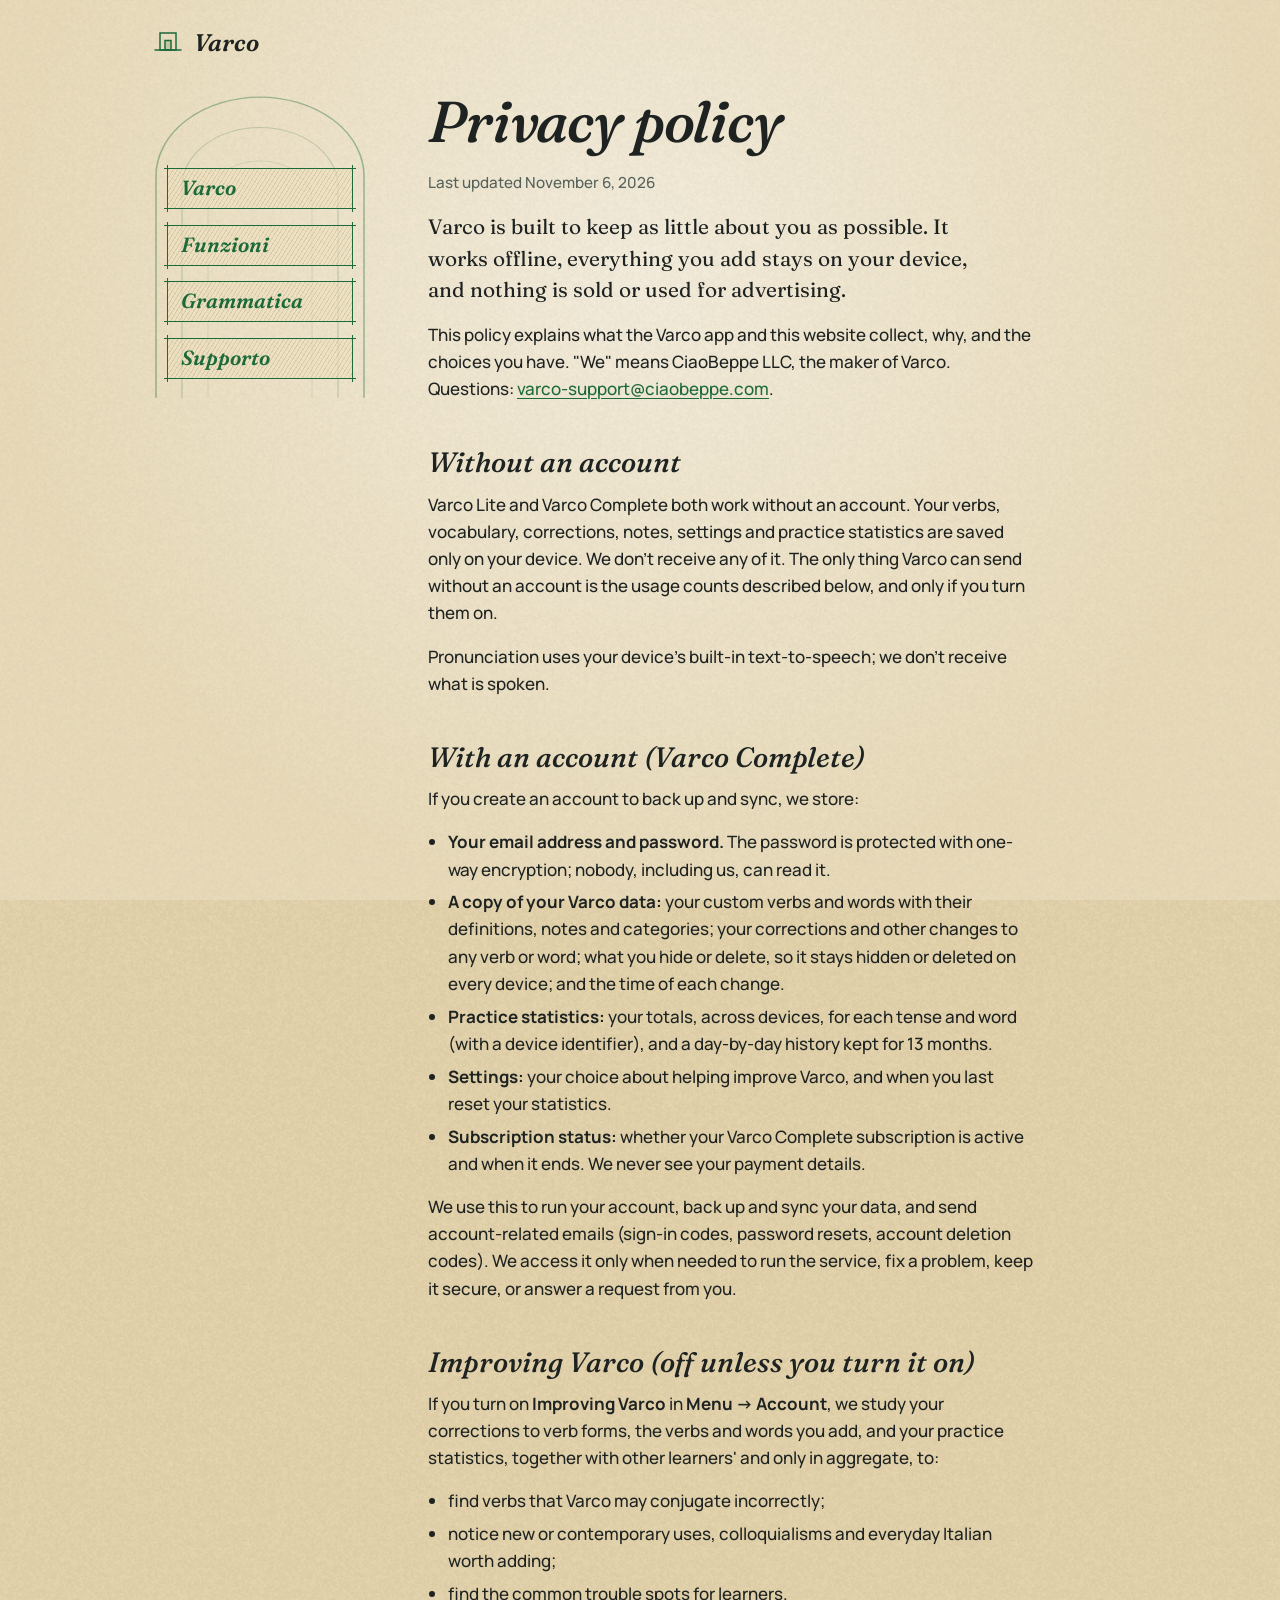
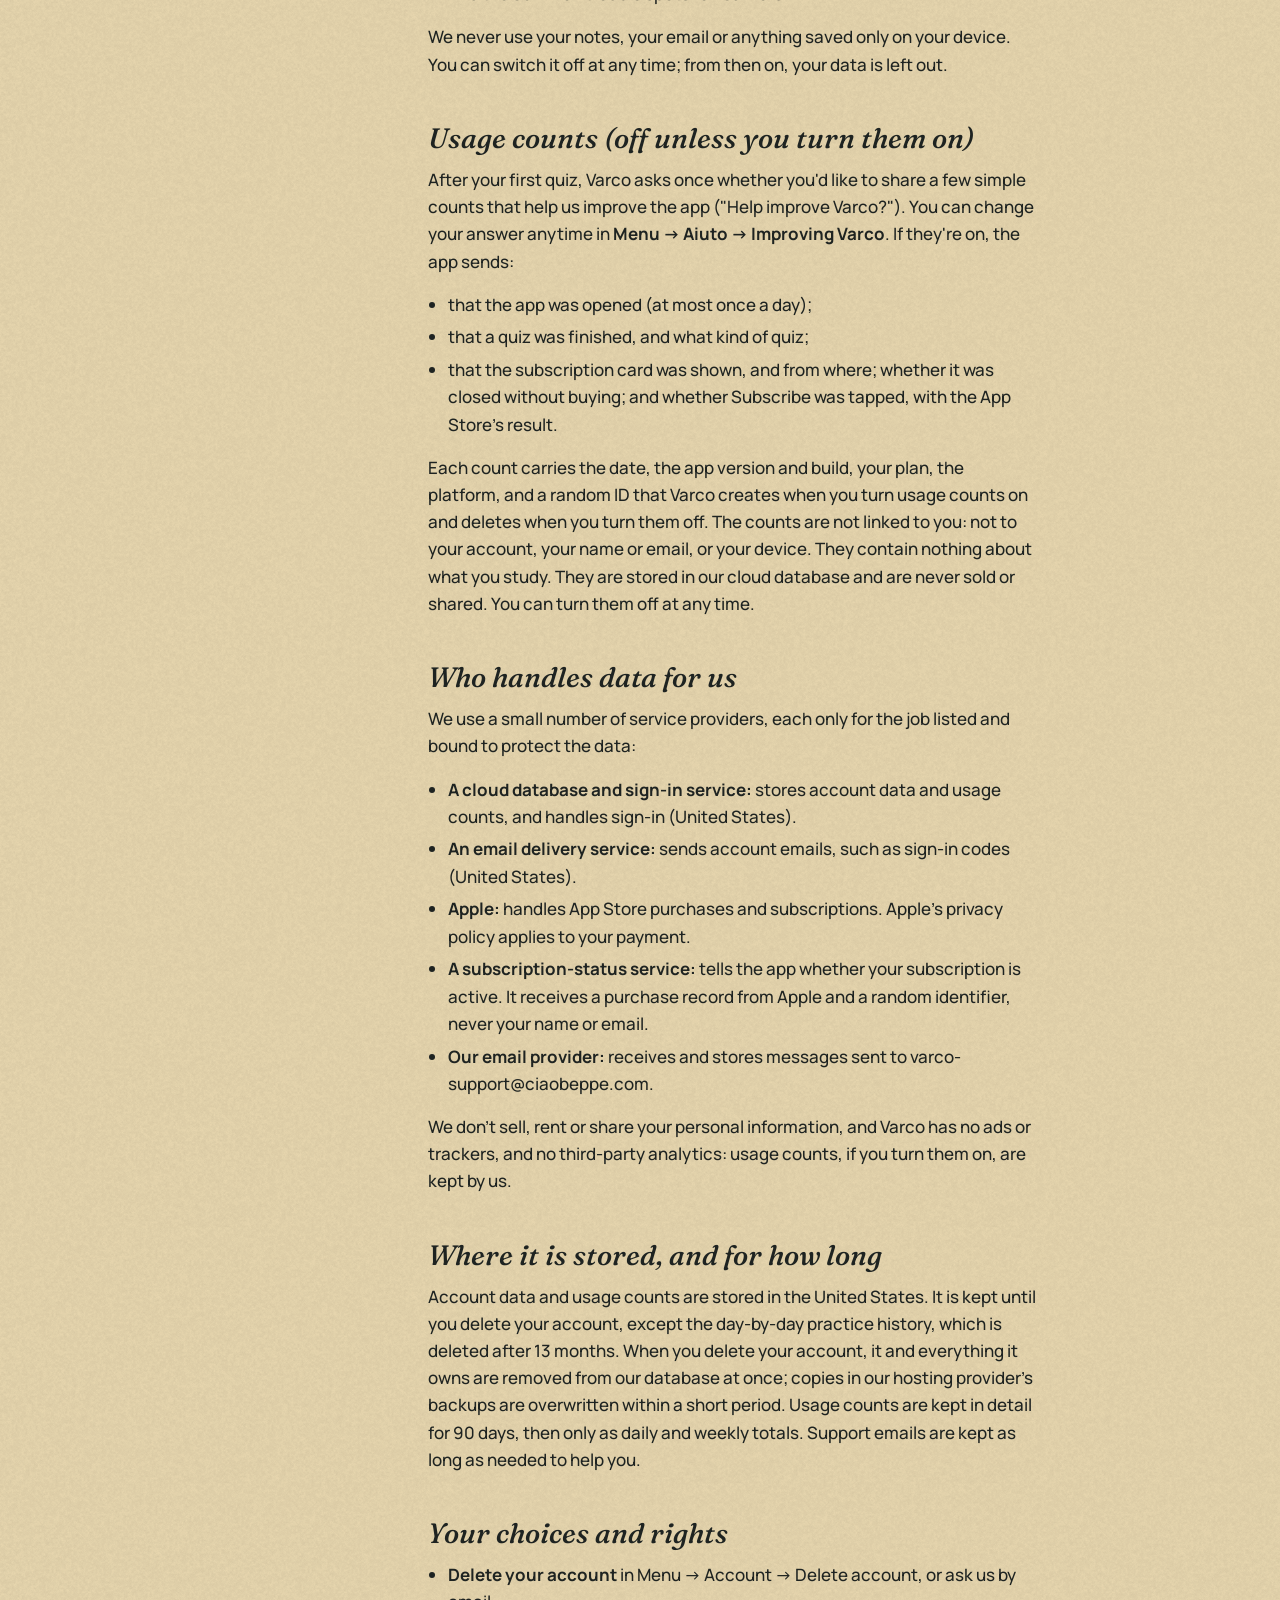
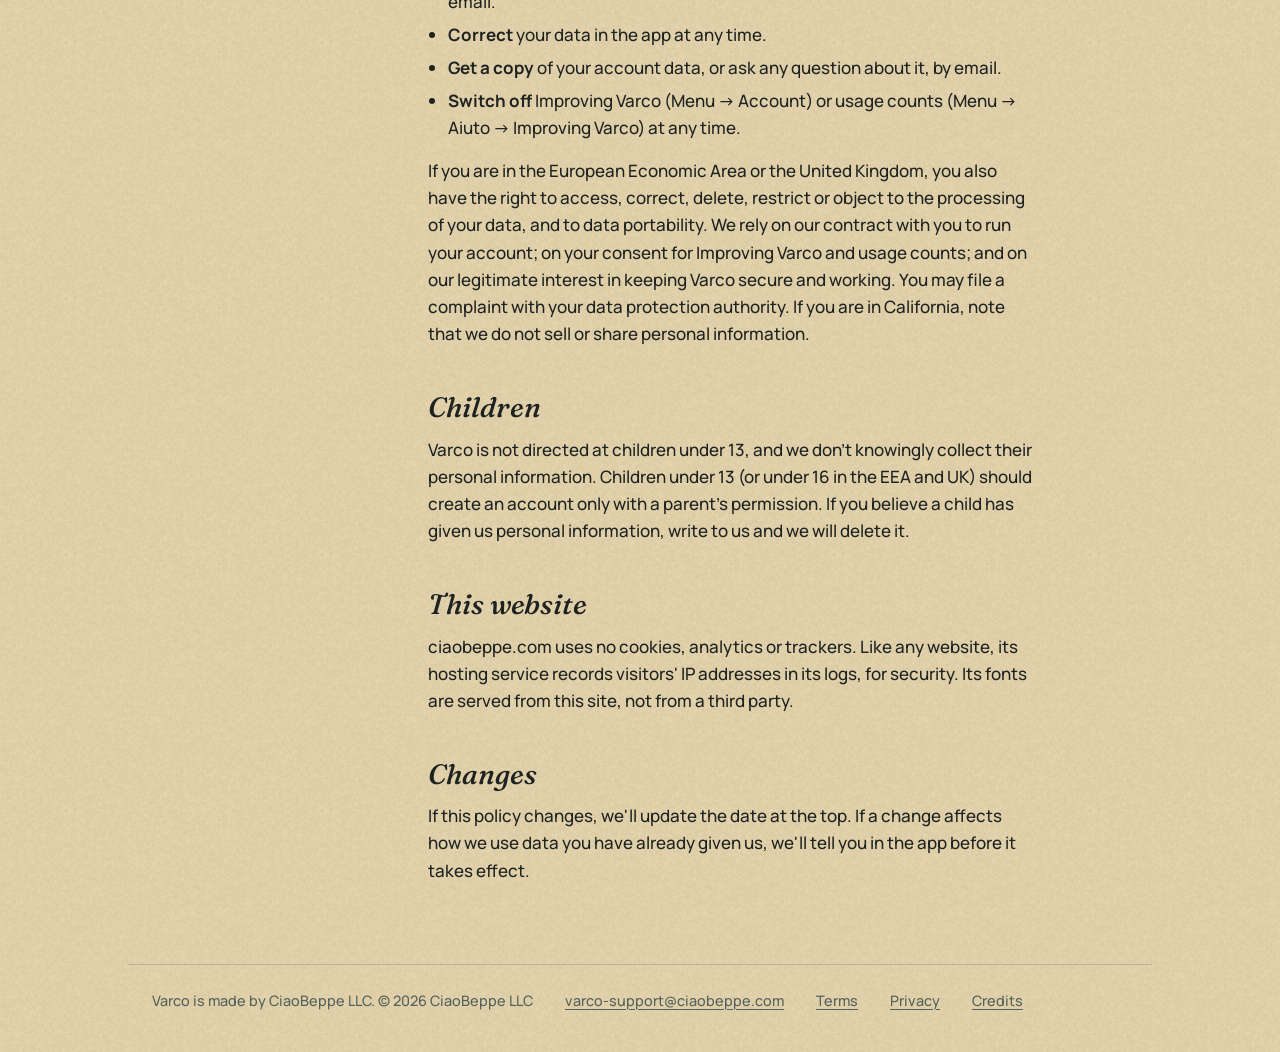
<file: varco/privacy/index.html>
<!doctype html>
<html lang="en">
<head>
  <meta charset="utf-8">
  <meta name="viewport" content="width=device-width, initial-scale=1, viewport-fit=cover">
  <title>Varco privacy policy</title>
  <meta name="description" content="How Varco handles your data: what is stored on your device, what is stored in your account, and your choices.">
  <meta name="theme-color" content="#e9d8b0">
  <link rel="icon" href="/varco/favicon.ico" sizes="any">
  <link rel="icon" type="image/png" href="/varco/favicon-32.png">
  <link rel="apple-touch-icon" href="/varco/apple-touch-icon.png">
  <link rel="stylesheet" href="/assets/site.css">
</head>
<body>
  <a class="skip" href="#main">Skip to content</a>
  <header class="site-head">
    <a class="wordmark" href="/varco/"><svg class="glyph" viewBox="0 0 32 32" fill="none" stroke="currentColor" stroke-width="1.5" aria-hidden="true"><rect x="8" y="6" width="16" height="17"/><rect x="13" y="13.5" width="6" height="9.5" fill="currentColor" fill-opacity="0.18"/><path d="M2.5 23h27"/></svg>Varco</a>
  </header>
  <div class="layout">
    <aside class="rail">
      
      <nav class="boxes" aria-label="Main">
        <svg class="arch" viewBox="0 0 216 400" preserveAspectRatio="none" fill="none" stroke="currentColor" aria-hidden="true"><path d="M4 400V108A104 104 0 0 1 212 108V400" stroke-width="1.6" opacity="0.38"/><path d="M30 400V122A78 78 0 0 1 186 122V400" stroke-width="1.2" opacity="0.22"/><path d="M56 400V140A52 52 0 0 1 160 140V400" stroke-width="1" opacity="0.14"/></svg>
        <a class="box" href="/varco/">Varco</a>
      <a class="box" href="/varco/funzioni/">Funzioni</a>
      <a class="box" href="/varco/grammatica/">Grammatica</a>
      <a class="box" href="/varco/support/">Supporto</a>
      </nav>
    </aside>
    <main id="main">
      <div class="prose">
        <h1>Privacy policy</h1>
        <p class="updated">Last updated November 6, 2026</p>
        <p class="lede">Varco is built to keep as little about you as possible. It works offline, everything you add stays on your device, and nothing is sold or used for advertising.</p>
        <p>This policy explains what the Varco app and this website collect, why, and the choices you have. "We" means CiaoBeppe LLC, the maker of Varco. Questions: <a href="mailto:varco-support@ciaobeppe.com">varco-support@ciaobeppe.com</a>.</p>

        <h2>Without an account</h2>
        <p>Varco Lite and Varco Complete both work without an account. Your verbs, vocabulary, corrections, notes, settings and practice statistics are saved only on your device. We don't receive any of it. The only thing Varco can send without an account is the usage counts described below, and only if you turn them on.</p>
        <p>Pronunciation uses your device's built-in text-to-speech; we don't receive what is spoken.</p>

        <h2>With an account (Varco Complete)</h2>
        <p>If you create an account to back up and sync, we store:</p>
        <ul>
          <li><strong>Your email address and password.</strong> The password is protected with one-way encryption; nobody, including us, can read it.</li>
          <li><strong>A copy of your Varco data:</strong> your custom verbs and words with their definitions, notes and categories; your corrections and other changes to any verb or word; what you hide or delete, so it stays hidden or deleted on every device; and the time of each change.</li>
          <li><strong>Practice statistics:</strong> your totals, across devices, for each tense and word (with a device identifier), and a day-by-day history kept for 13 months.</li>
          <li><strong>Settings:</strong> your choice about helping improve Varco, and when you last reset your statistics.</li>
          <li><strong>Subscription status:</strong> whether your Varco Complete subscription is active and when it ends. We never see your payment details.</li>
        </ul>
        <p>We use this to run your account, back up and sync your data, and send account-related emails (sign-in codes, password resets, account deletion codes). We access it only when needed to run the service, fix a problem, keep it secure, or answer a request from you.</p>

        <h2>Improving Varco (off unless you turn it on)</h2>
        <p>If you turn on <strong>Improving Varco</strong> in <strong>Menu → Account</strong>, we study your corrections to verb forms, the verbs and words you add, and your practice statistics, together with other learners' and only in aggregate, to:</p>
        <ul>
          <li>find verbs that Varco may conjugate incorrectly;</li>
          <li>notice new or contemporary uses, colloquialisms and everyday Italian worth adding;</li>
          <li>find the common trouble spots for learners.</li>
        </ul>
        <p>We never use your notes, your email or anything saved only on your device. You can switch it off at any time; from then on, your data is left out.</p>

        <h2>Usage counts (off unless you turn them on)</h2>
        <p>After your first quiz, Varco asks once whether you'd like to share a few simple counts that help us improve the app ("Help improve Varco?"). You can change your answer anytime in <strong>Menu → Aiuto → Improving Varco</strong>. If they're on, the app sends:</p>
        <ul>
          <li>that the app was opened (at most once a day);</li>
          <li>that a quiz was finished, and what kind of quiz;</li>
          <li>that the subscription card was shown, and from where; whether it was closed without buying; and whether Subscribe was tapped, with the App Store's result.</li>
        </ul>
        <p>Each count carries the date, the app version and build, your plan, the platform, and a random ID that Varco creates when you turn usage counts on and deletes when you turn them off. The counts are not linked to you: not to your account, your name or email, or your device. They contain nothing about what you study. They are stored in our cloud database and are never sold or shared. You can turn them off at any time.</p>

        <h2>Who handles data for us</h2>
        <p>We use a small number of service providers, each only for the job listed and bound to protect the data:</p>
        <ul>
          <li><strong>A cloud database and sign-in service:</strong> stores account data and usage counts, and handles sign-in (United States).</li>
          <li><strong>An email delivery service:</strong> sends account emails, such as sign-in codes (United States).</li>
          <li><strong>Apple:</strong> handles App Store purchases and subscriptions. Apple's privacy policy applies to your payment.</li>
          <li><strong>A subscription-status service:</strong> tells the app whether your subscription is active. It receives a purchase record from Apple and a random identifier, never your name or email.</li>
          <li><strong>Our email provider:</strong> receives and stores messages sent to varco-support@ciaobeppe.com.</li>
        </ul>
        <p>We don't sell, rent or share your personal information, and Varco has no ads or trackers, and no third-party analytics: usage counts, if you turn them on, are kept by us.</p>

        <h2>Where it is stored, and for how long</h2>
        <p>Account data and usage counts are stored in the United States. It is kept until you delete your account, except the day-by-day practice history, which is deleted after 13 months. When you delete your account, it and everything it owns are removed from our database at once; copies in our hosting provider's backups are overwritten within a short period. Usage counts are kept in detail for 90 days, then only as daily and weekly totals. Support emails are kept as long as needed to help you.</p>

        <h2>Your choices and rights</h2>
        <ul>
          <li><strong>Delete your account</strong> in Menu → Account → Delete account, or ask us by email.</li>
          <li><strong>Correct</strong> your data in the app at any time.</li>
          <li><strong>Get a copy</strong> of your account data, or ask any question about it, by email.</li>
          <li><strong>Switch off</strong> Improving Varco (Menu → Account) or usage counts (Menu → Aiuto → Improving Varco) at any time.</li>
        </ul>
        <p>If you are in the European Economic Area or the United Kingdom, you also have the right to access, correct, delete, restrict or object to the processing of your data, and to data portability. We rely on our contract with you to run your account; on your consent for Improving Varco and usage counts; and on our legitimate interest in keeping Varco secure and working. You may file a complaint with your data protection authority. If you are in California, note that we do not sell or share personal information.</p>

        <h2>Children</h2>
        <p>Varco is not directed at children under 13, and we don't knowingly collect their personal information. Children under 13 (or under 16 in the EEA and UK) should create an account only with a parent's permission. If you believe a child has given us personal information, write to us and we will delete it.</p>

        <h2>This website</h2>
        <p>ciaobeppe.com uses no cookies, analytics or trackers. Like any website, its hosting service records visitors' IP addresses in its logs, for security. Its fonts are served from this site, not from a third party.</p>

        <h2>Changes</h2>
        <p>If this policy changes, we'll update the date at the top. If a change affects how we use data you have already given us, we'll tell you in the app before it takes effect.</p>
      </div>
    </main>
  </div>
  <footer class="site-foot">
    <span>Varco is made by CiaoBeppe LLC. © 2026 CiaoBeppe LLC</span>
    <a href="mailto:varco-support@ciaobeppe.com">varco-support@ciaobeppe.com</a>
    <a href="/varco/terms/">Terms</a>
    <a href="/varco/privacy/">Privacy</a>
    <a href="/varco/credits/">Credits</a>
  </footer>
</body>
</html>
</file>
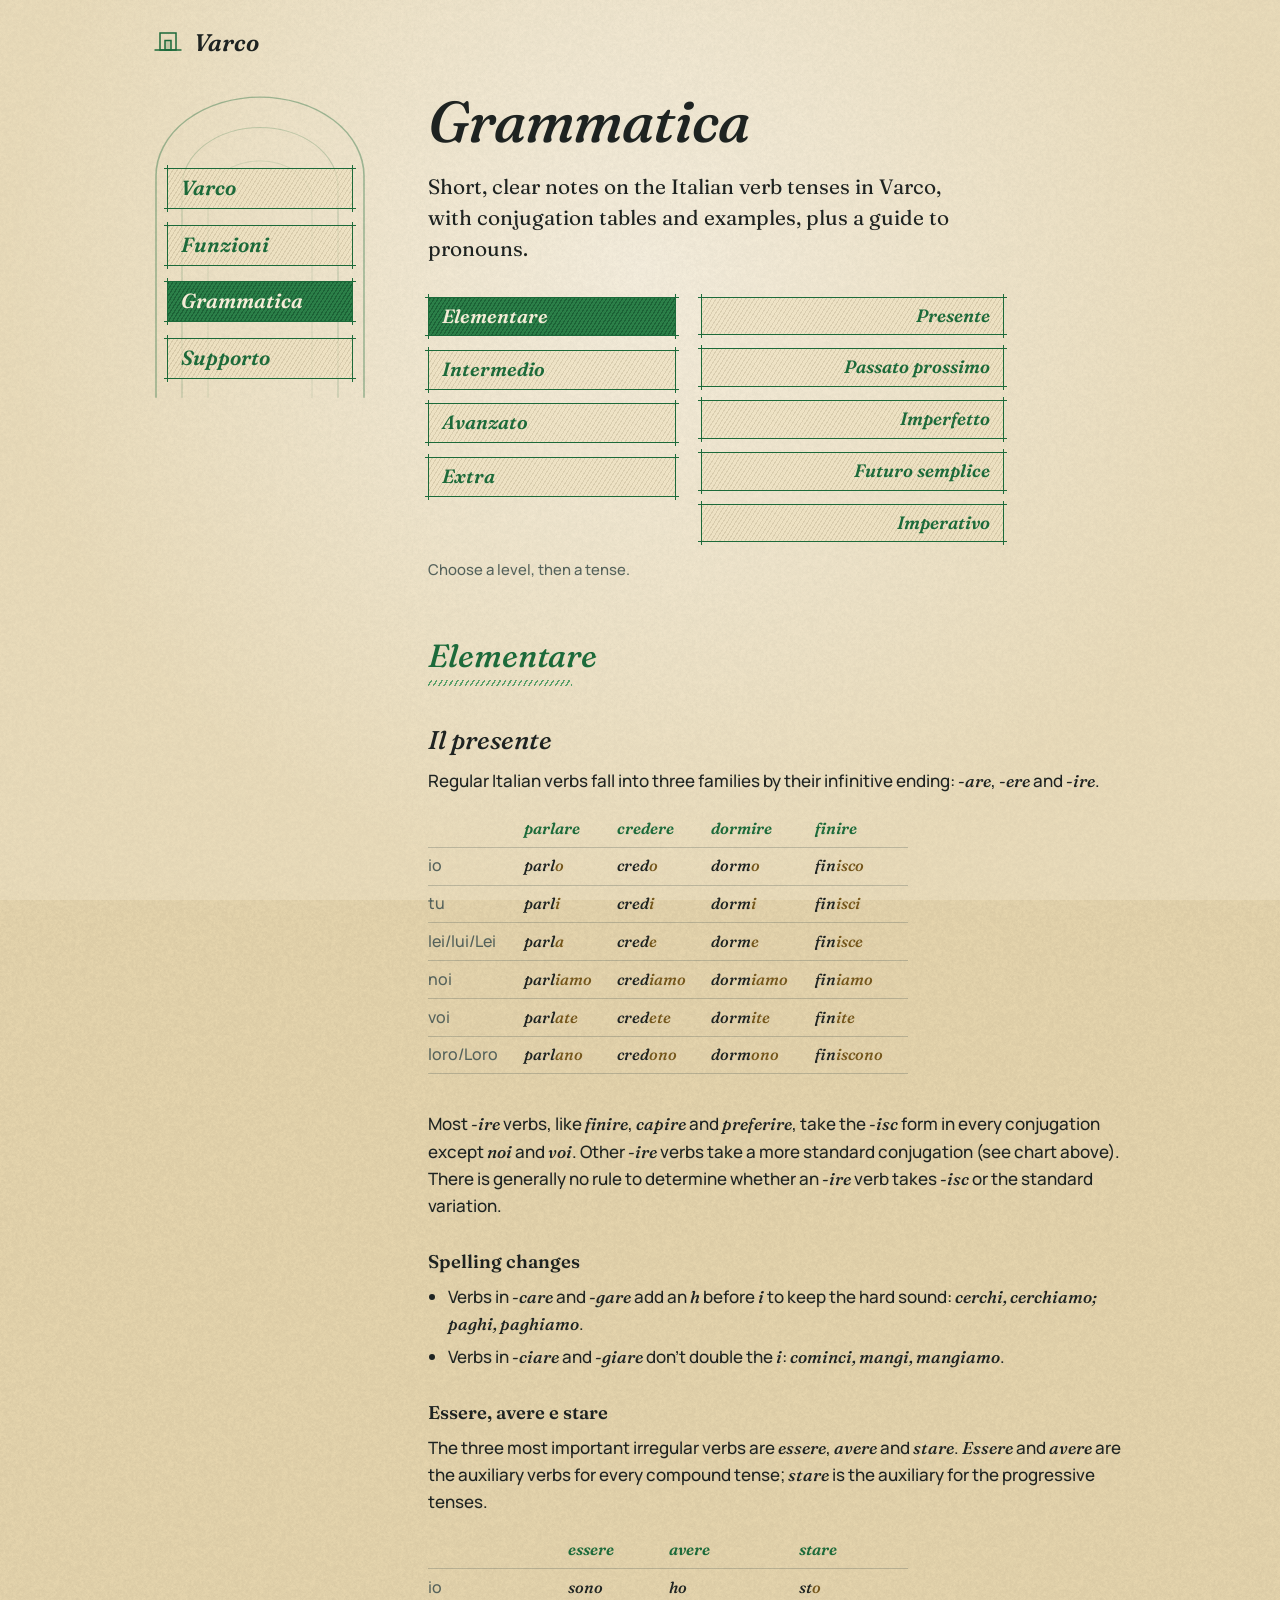
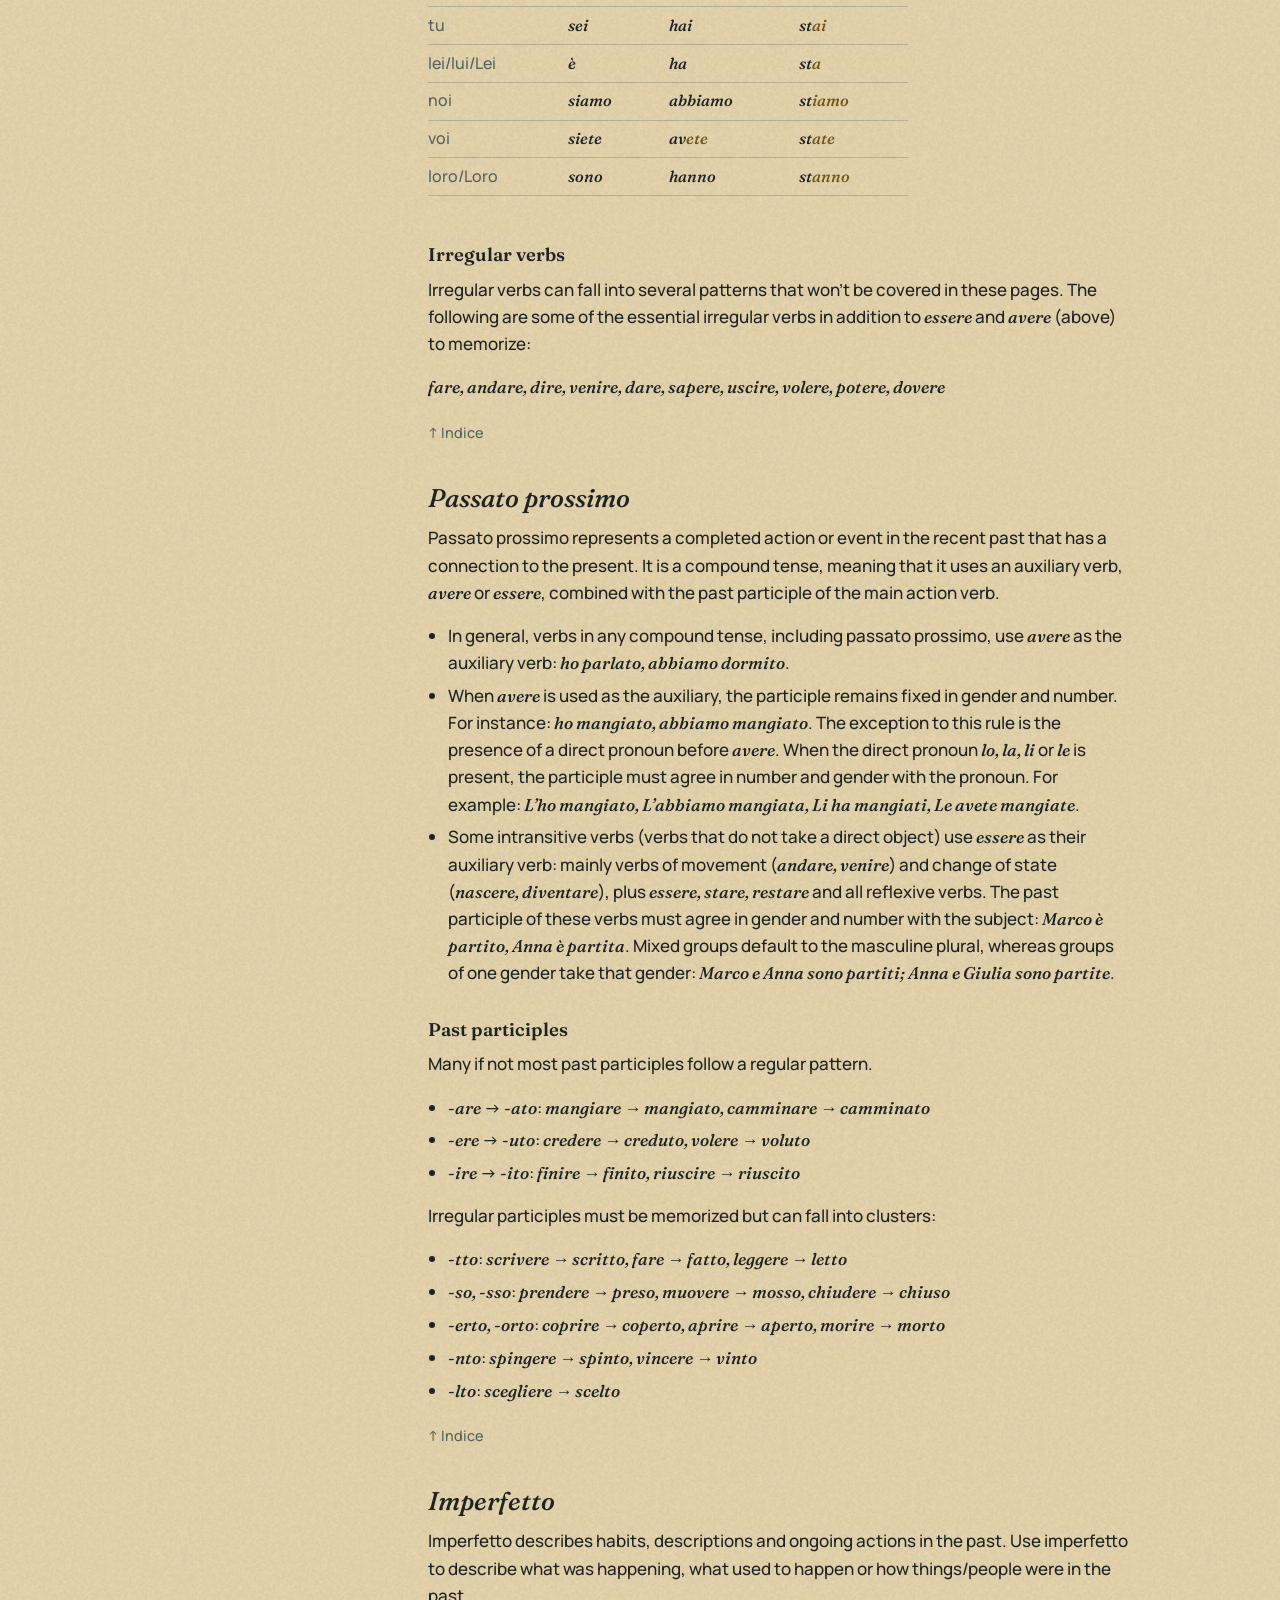
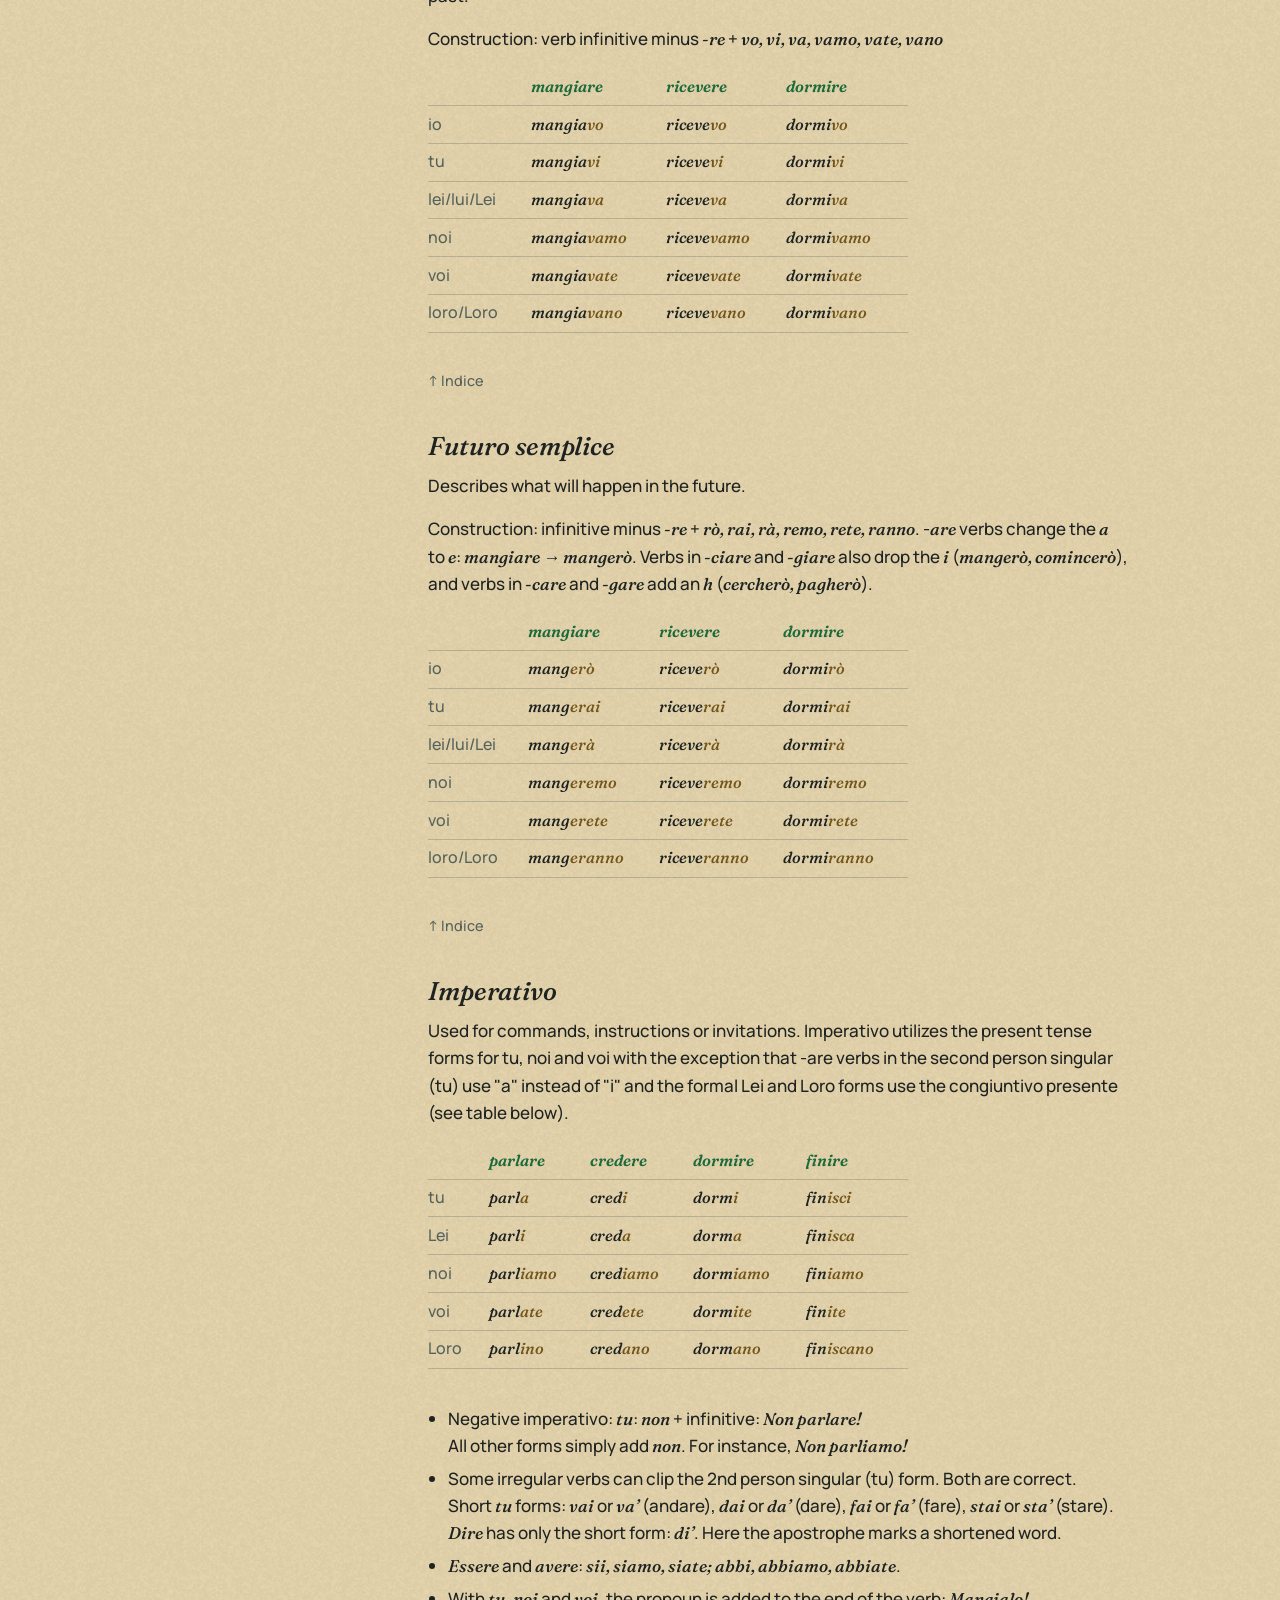
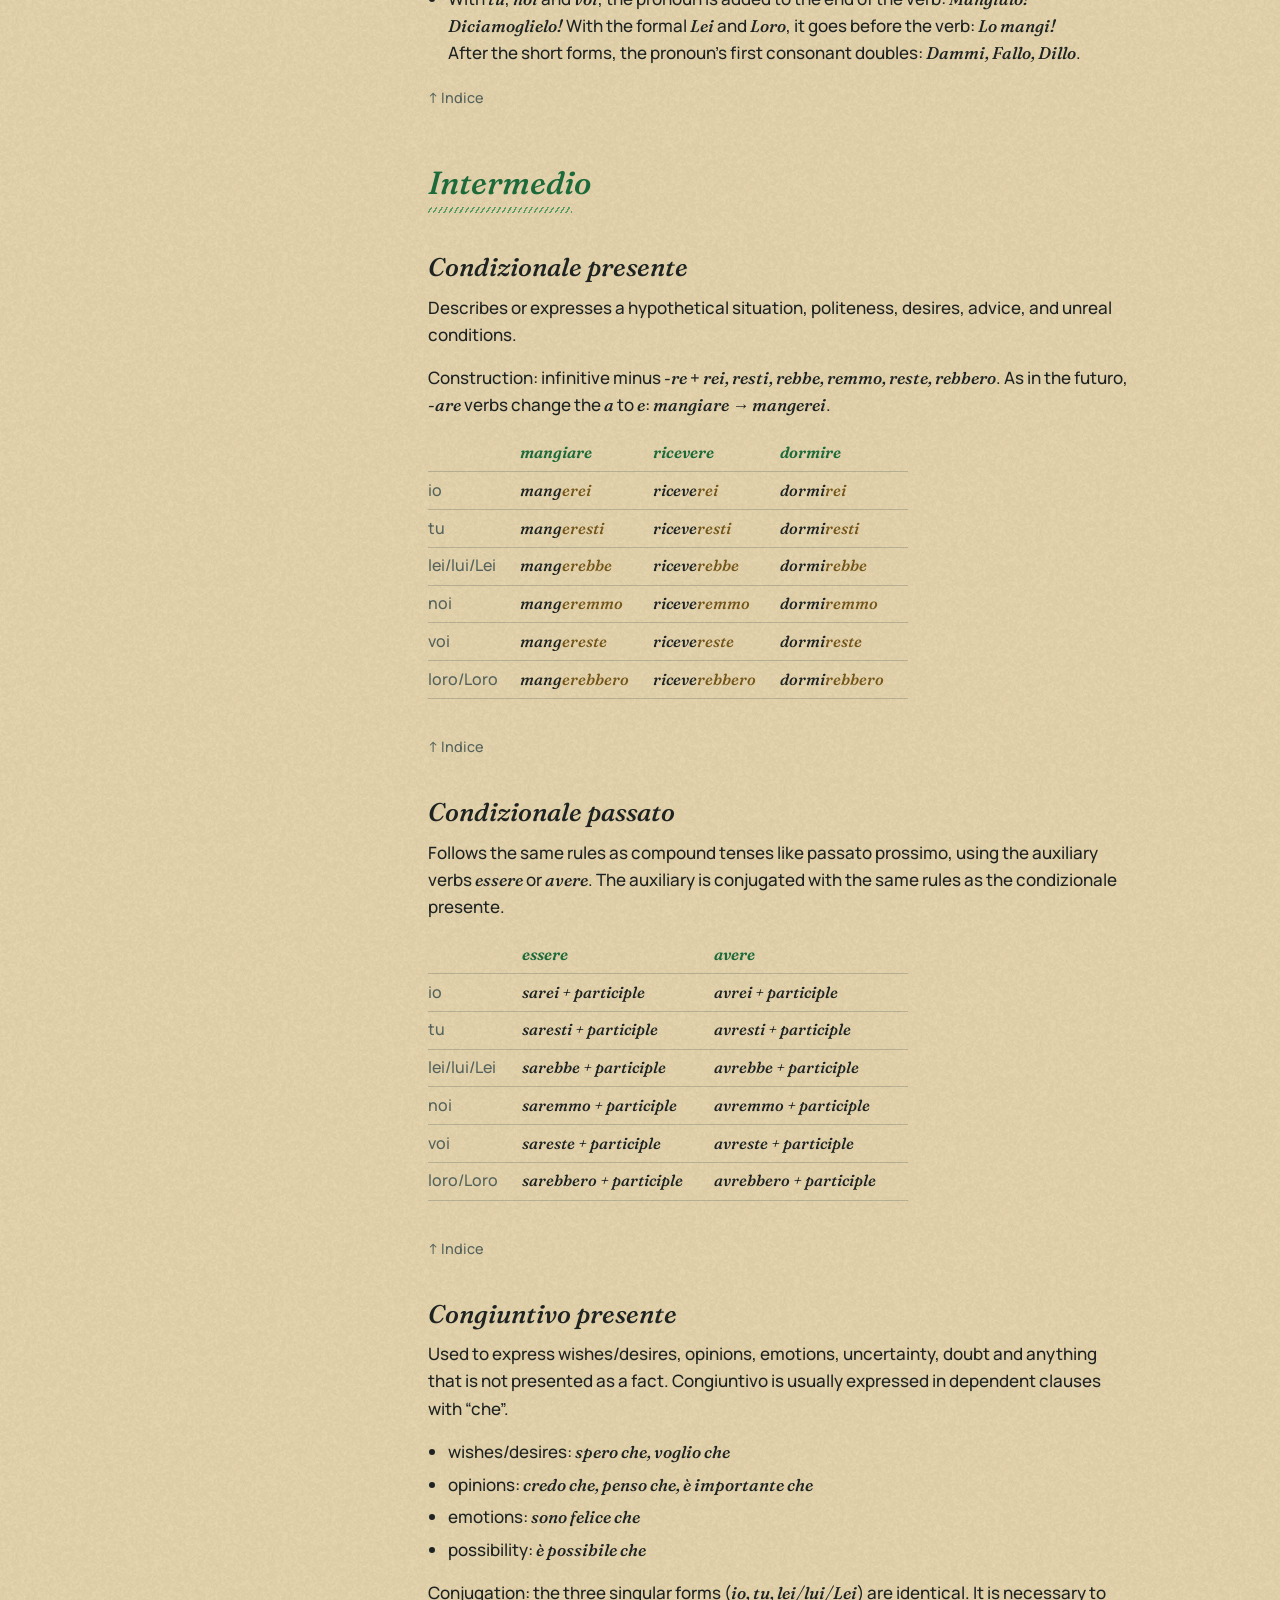
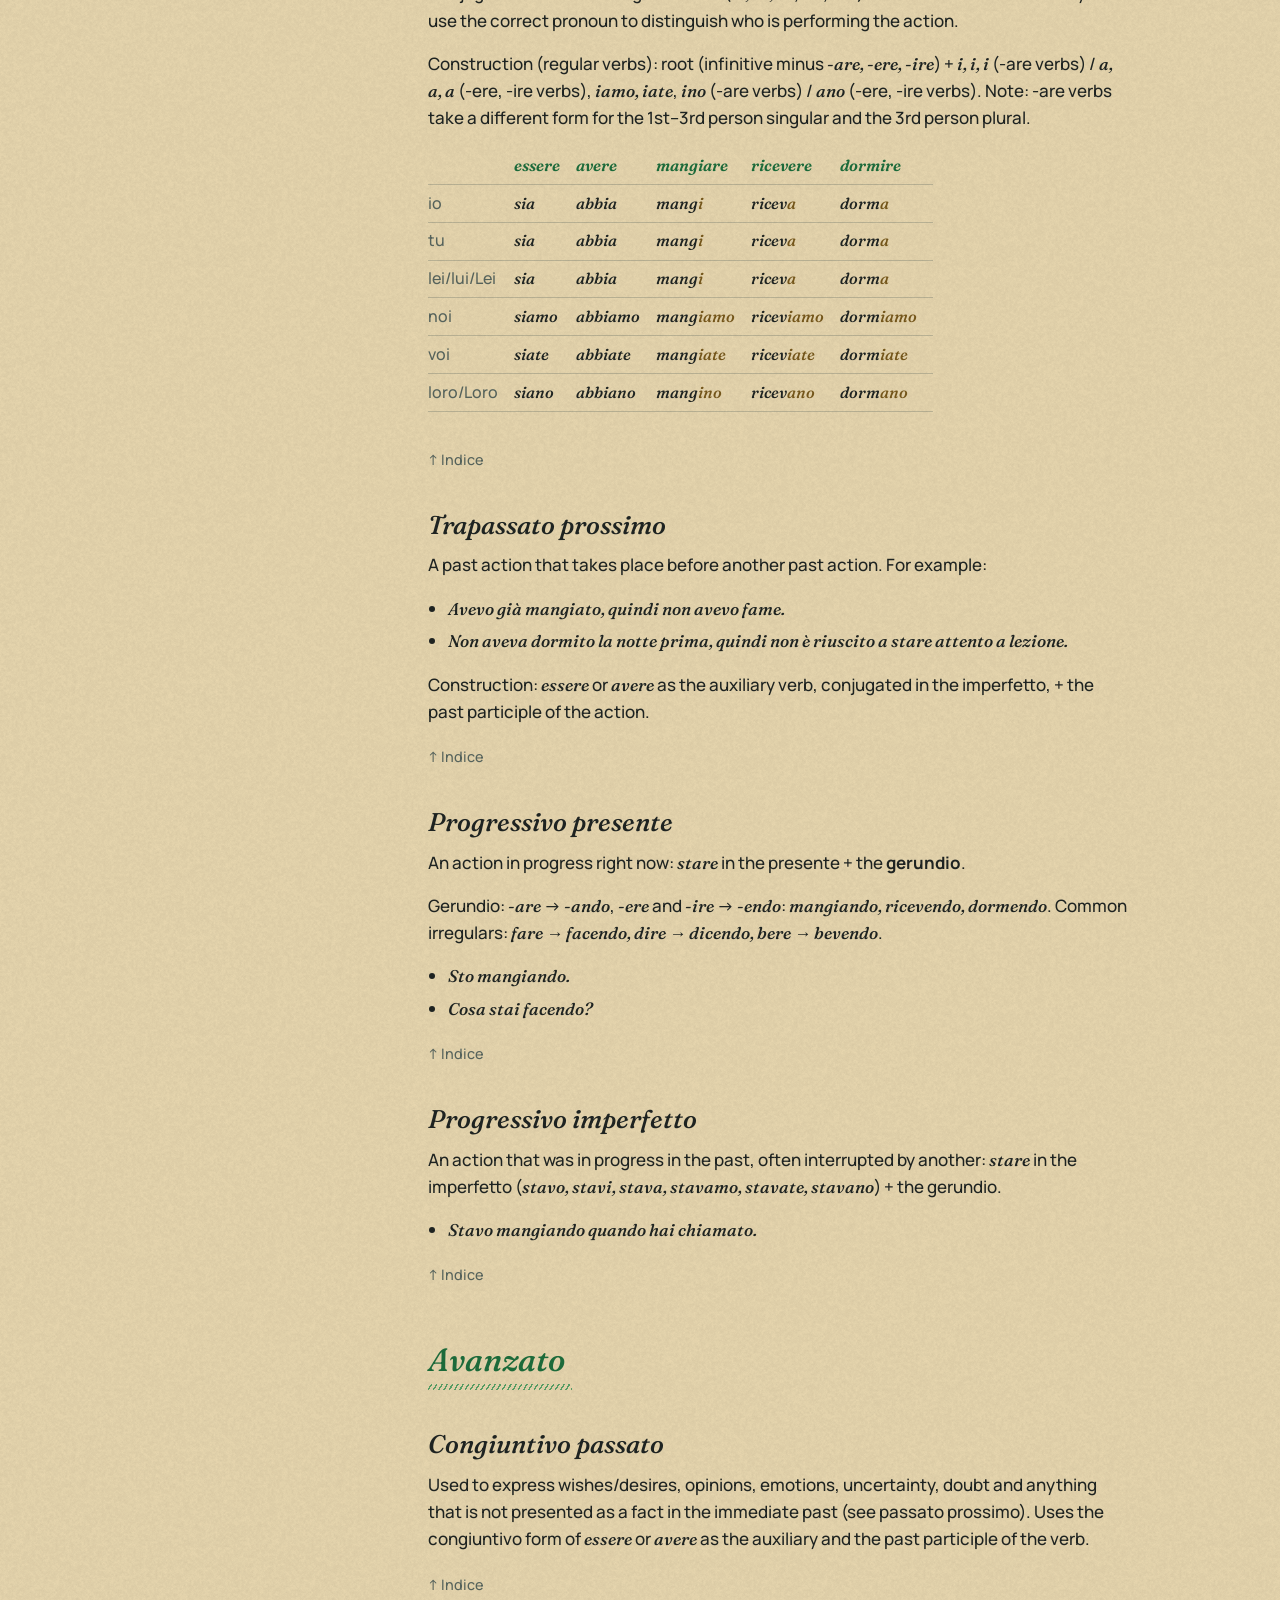
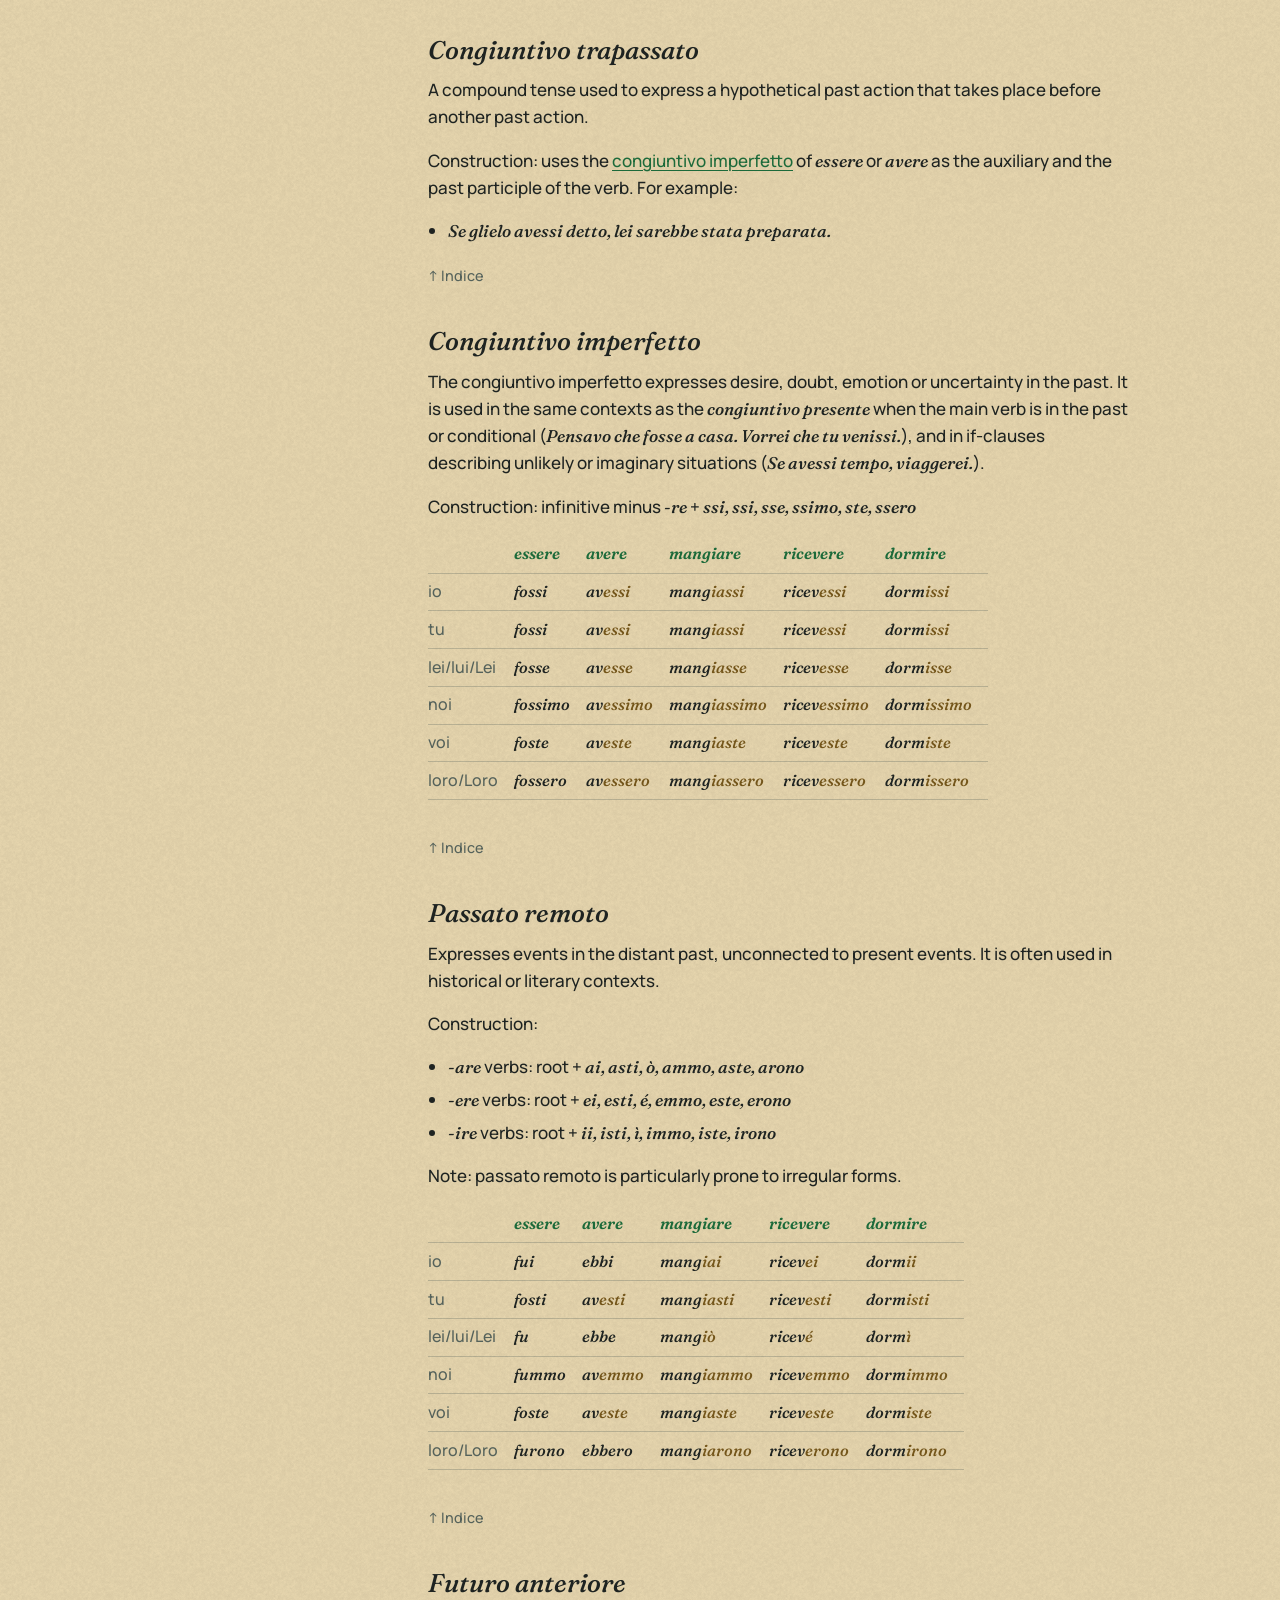
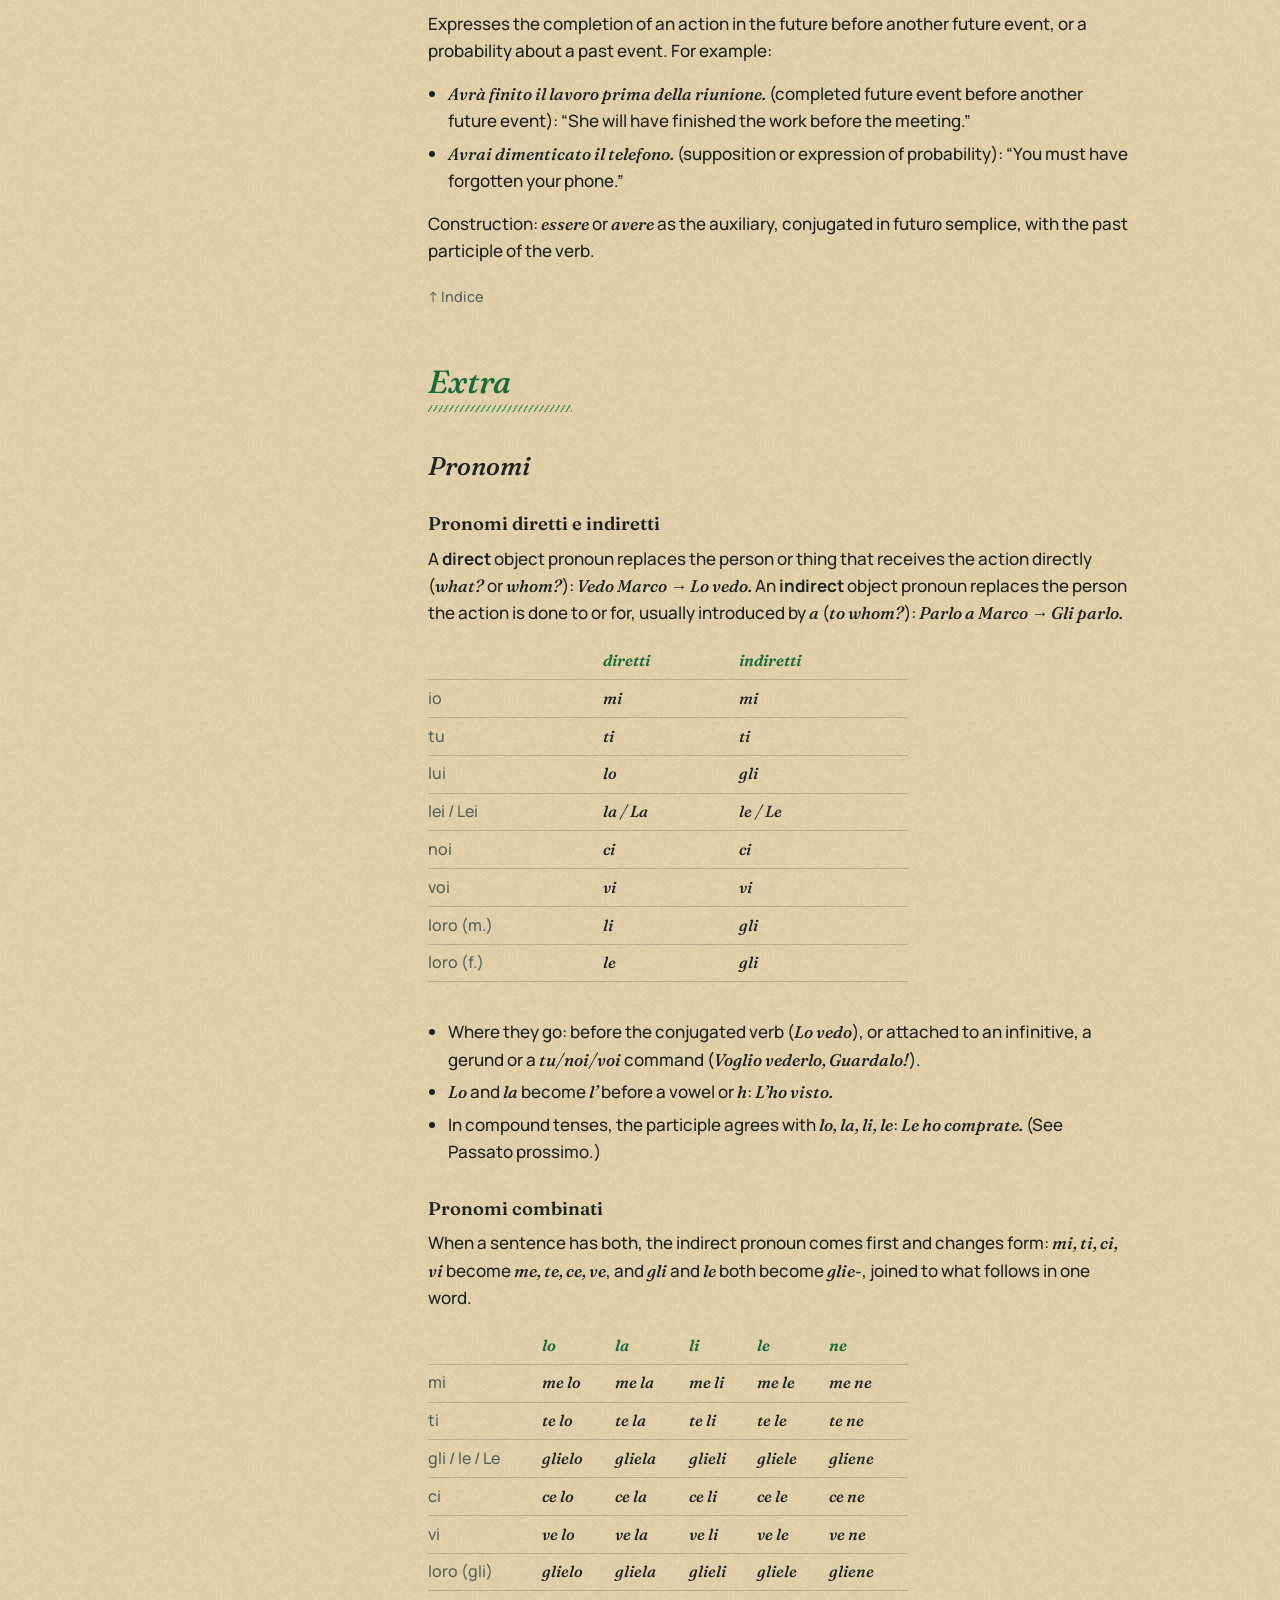
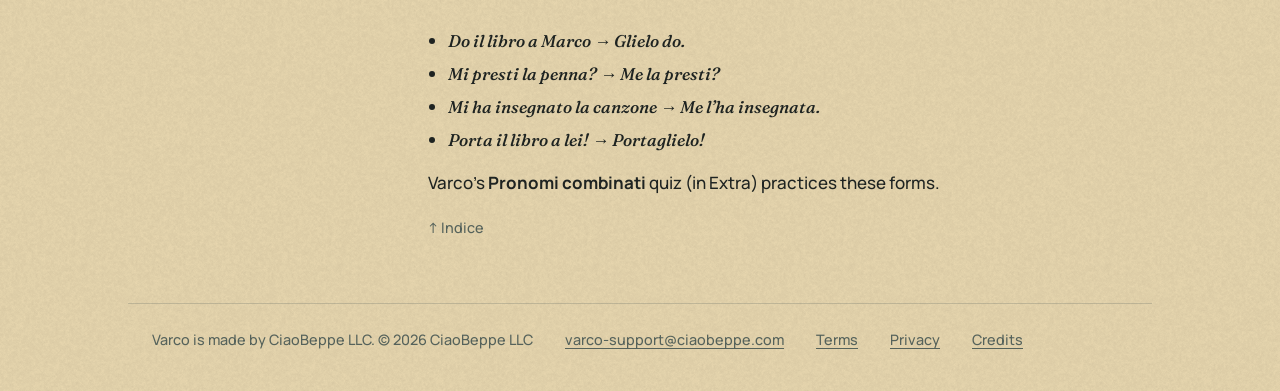
<file: varco/risorse/index.html>
<!doctype html>
<html lang="en">
<head>
  <meta charset="utf-8">
  <title>Grammatica</title>
  <meta name="robots" content="noindex">
  <link rel="canonical" href="https://ciaobeppe.com/varco/grammatica/">
  <script>location.replace('/varco/grammatica/' + location.hash);</script>
  <meta http-equiv="refresh" content="0; url=/varco/grammatica/">
</head>
<body>
  <p>Risorse is now <a href="/varco/grammatica/">Grammatica</a>.</p>
</body>
</html>
</file>
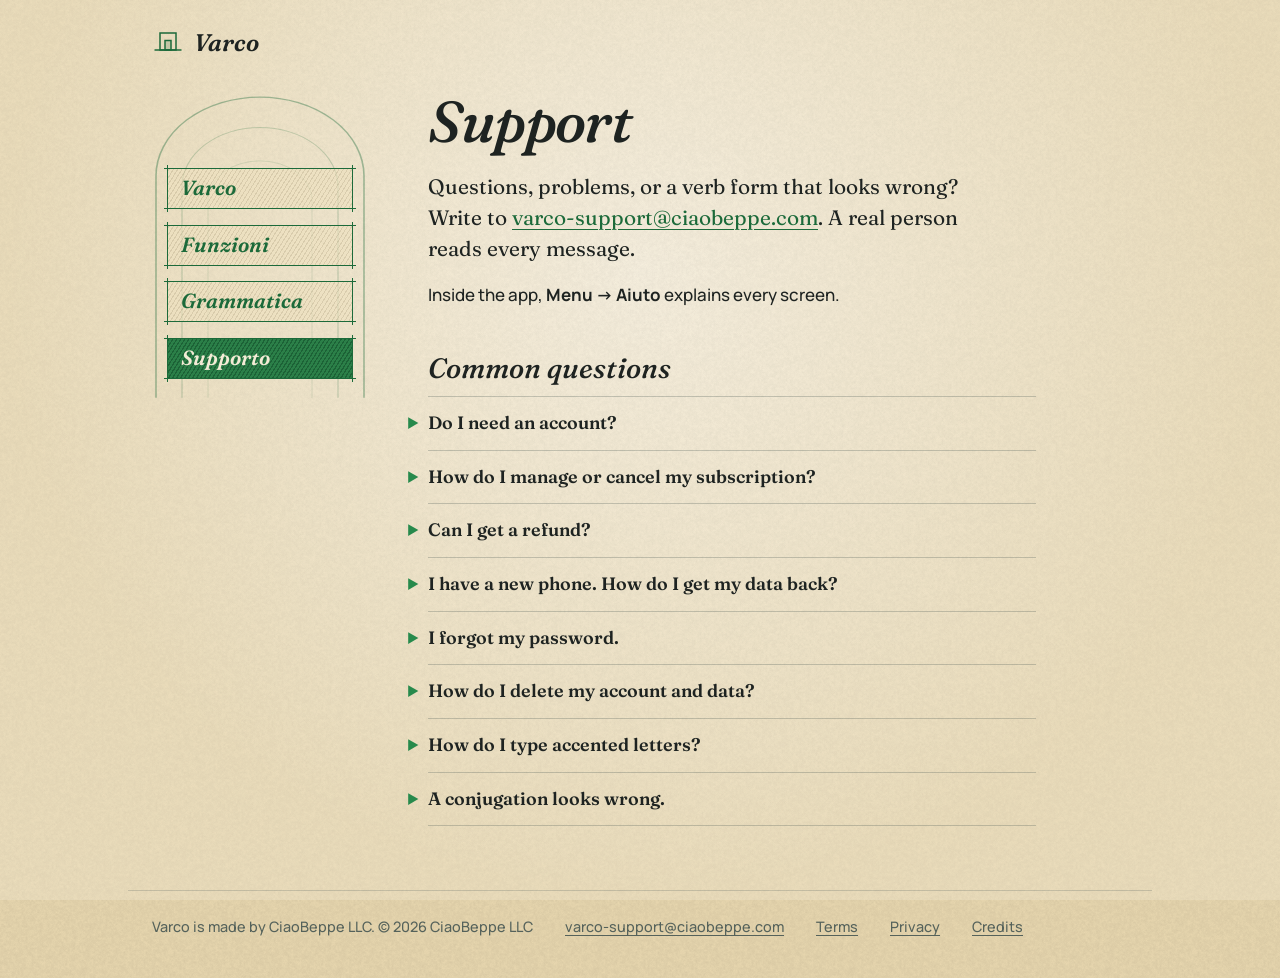
<file: varco/support/index.html>
<!doctype html>
<html lang="en">
<head>
  <meta charset="utf-8">
  <meta name="viewport" content="width=device-width, initial-scale=1, viewport-fit=cover">
  <title>Varco support</title>
  <meta name="description" content="Help with Varco: accounts, subscriptions, typing Italian, and deleting your data.">
  <meta name="theme-color" content="#e9d8b0">
  <link rel="icon" href="/varco/favicon.ico" sizes="any">
  <link rel="icon" type="image/png" href="/varco/favicon-32.png">
  <link rel="apple-touch-icon" href="/varco/apple-touch-icon.png">
  <link rel="stylesheet" href="/assets/site.css">
</head>
<body>
  <a class="skip" href="#main">Skip to content</a>
  <header class="site-head">
    <a class="wordmark" href="/varco/"><svg class="glyph" viewBox="0 0 32 32" fill="none" stroke="currentColor" stroke-width="1.5" aria-hidden="true"><rect x="8" y="6" width="16" height="17"/><rect x="13" y="13.5" width="6" height="9.5" fill="currentColor" fill-opacity="0.18"/><path d="M2.5 23h27"/></svg>Varco</a>
  </header>
  <div class="layout">
    <aside class="rail">
      
      <nav class="boxes" aria-label="Main">
        <svg class="arch" viewBox="0 0 216 400" preserveAspectRatio="none" fill="none" stroke="currentColor" aria-hidden="true"><path d="M4 400V108A104 104 0 0 1 212 108V400" stroke-width="1.6" opacity="0.38"/><path d="M30 400V122A78 78 0 0 1 186 122V400" stroke-width="1.2" opacity="0.22"/><path d="M56 400V140A52 52 0 0 1 160 140V400" stroke-width="1" opacity="0.14"/></svg>
        <a class="box" href="/varco/">Varco</a>
      <a class="box" href="/varco/funzioni/">Funzioni</a>
      <a class="box" href="/varco/grammatica/">Grammatica</a>
      <a class="box" href="/varco/support/" aria-current="page">Supporto</a>
      </nav>
    </aside>
    <main id="main">
      <div class="prose">
        <h1>Support</h1>
        <p class="lede">Questions, problems, or a verb form that looks wrong? Write to <a href="mailto:varco-support@ciaobeppe.com">varco-support@ciaobeppe.com</a>. A real person reads every message.</p>
        <p>Inside the app, <strong>Menu → Aiuto</strong> explains every screen.</p>
      </div>

      <h2>Common questions</h2>
      <details>
        <summary>Do I need an account?</summary>
        <p>No. Varco works fully offline without one, and everything is saved on your device. An account is only for backing up and syncing your data with Varco Complete.</p>
      </details>
      <details>
        <summary>How do I manage or cancel my subscription?</summary>
        <p>Subscriptions are handled by Apple. On your iPhone or iPad, open <strong>Settings → your name → Subscriptions → Varco</strong>. Deleting the app or your Varco account does not cancel a subscription.</p>
      </details>
      <details>
        <summary>Can I get a refund?</summary>
        <p>Refunds for App Store purchases are decided by Apple. You can request one at <a href="https://reportaproblem.apple.com">reportaproblem.apple.com</a>.</p>
      </details>
      <details>
        <summary>I have a new phone. How do I get my data back?</summary>
        <p>With Varco Complete, sign in to your account on the new device and your verbs, vocabulary, corrections and progress come back. If you subscribed but the app shows Varco Lite, use <strong>Restore purchases</strong> on the subscription screen.</p>
      </details>
      <details>
        <summary>I forgot my password.</summary>
        <p>On the sign-in screen, choose <strong>Forgot password</strong>. We email you a 6-digit code to set a new one. If the email doesn't arrive, check your junk folder.</p>
      </details>
      <details>
        <summary>How do I delete my account and data?</summary>
        <p>Open <strong>Menu → Account → Delete account</strong>. This erases your cloud copy and the data on that device, and can't be undone. Your other devices are signed out but keep their data until you delete the app there. You can also email us and we will delete it for you.</p>
      </details>
      <details>
        <summary>How do I type accented letters?</summary>
        <p>Press and hold a vowel on the keyboard to pick <span class="it">à, è, é, ì, ò, ù</span>. In a quiz, an answer with a missing accent still counts, with a reminder. When you add a word, an apostrophe after a vowel becomes the accent: <span class="it">citta'</span> becomes <span class="it">città</span>.</p>
      </details>
      <details>
        <summary>A conjugation looks wrong.</summary>
        <p>You can correct any form in the app, and your correction is used from then on. We'd also like to hear about it, so we can fix it for everyone: write to <a href="mailto:varco-support@ciaobeppe.com">varco-support@ciaobeppe.com</a>.</p>
      </details>
    </main>
  </div>
  <footer class="site-foot">
    <span>Varco is made by CiaoBeppe LLC. © 2026 CiaoBeppe LLC</span>
    <a href="mailto:varco-support@ciaobeppe.com">varco-support@ciaobeppe.com</a>
    <a href="/varco/terms/">Terms</a>
    <a href="/varco/privacy/">Privacy</a>
    <a href="/varco/credits/">Credits</a>
  </footer>
</body>
</html>
</file>
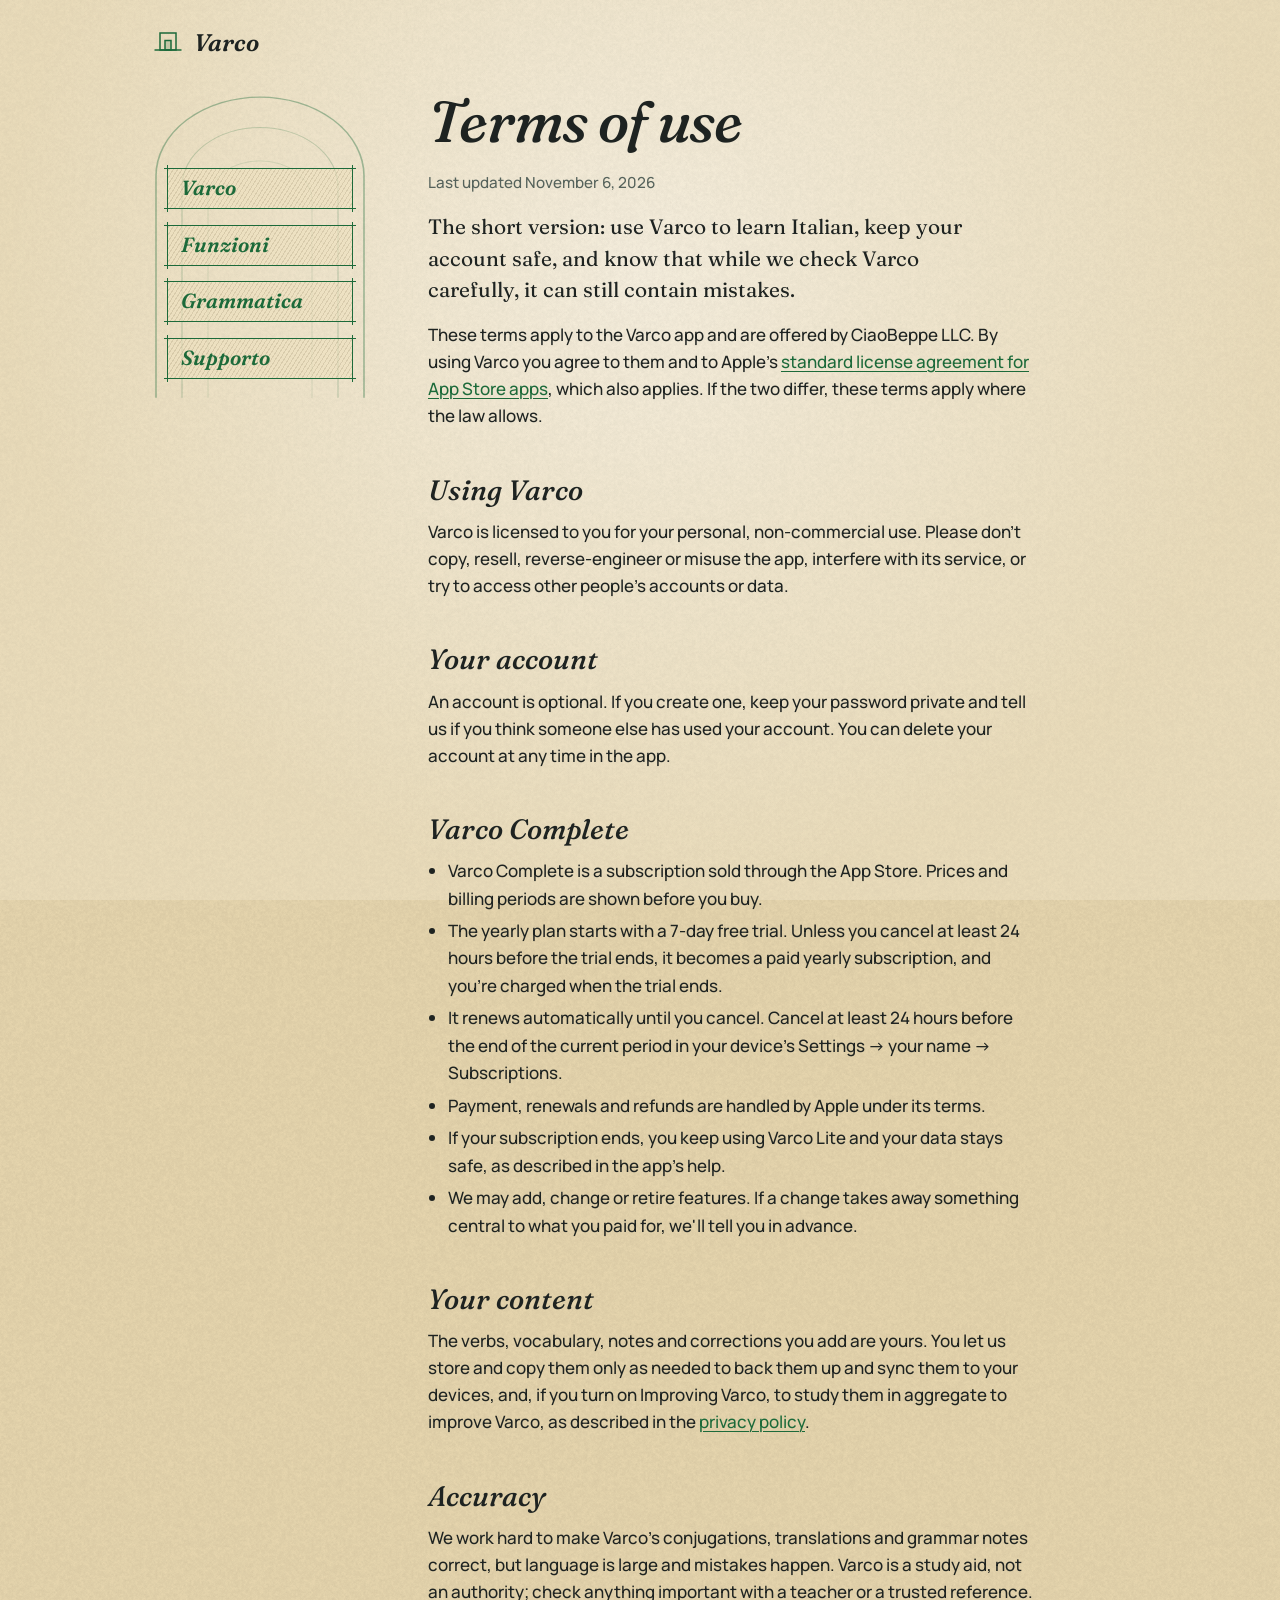
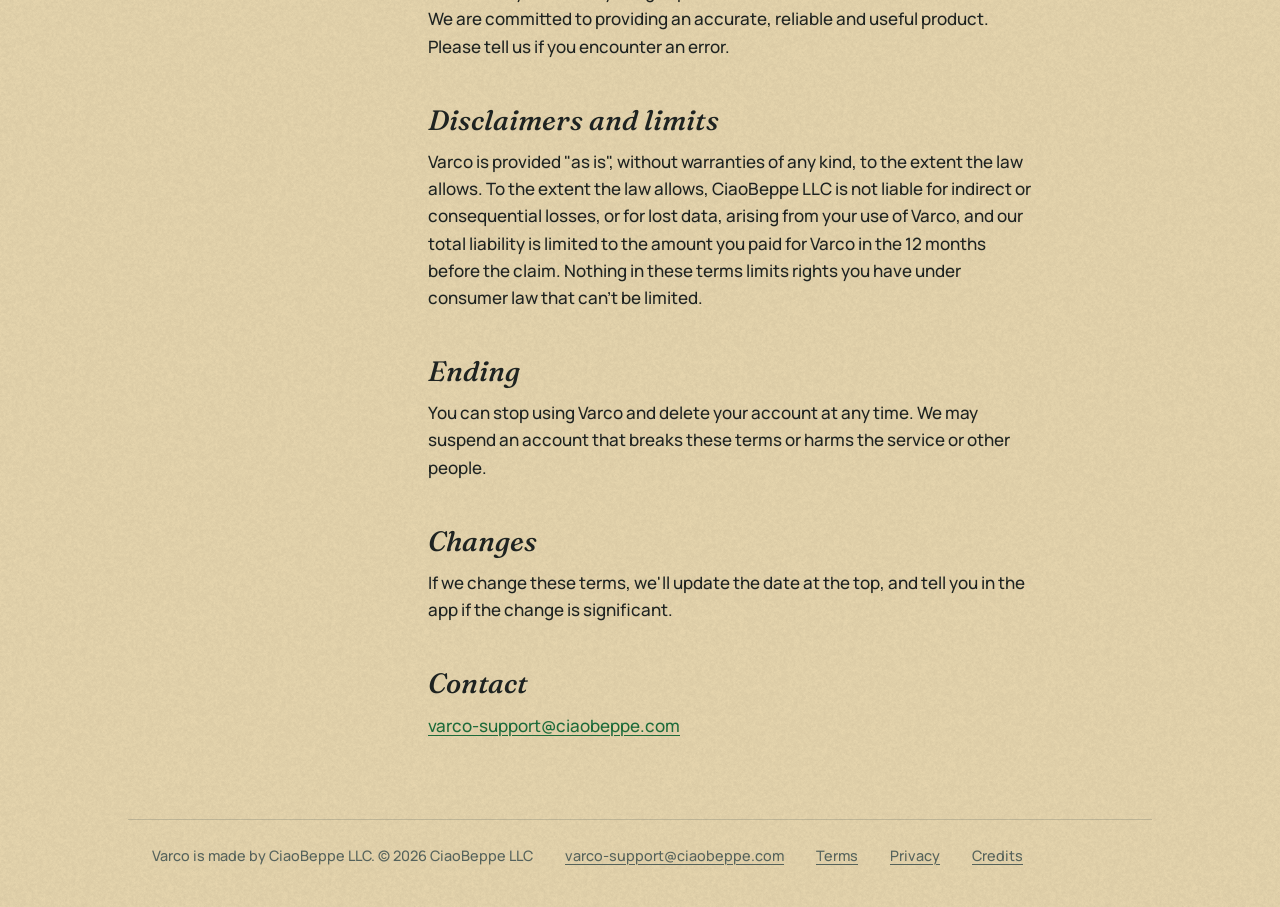
<file: varco/terms/index.html>
<!doctype html>
<html lang="en">
<head>
  <meta charset="utf-8">
  <meta name="viewport" content="width=device-width, initial-scale=1, viewport-fit=cover">
  <title>Varco terms of use</title>
  <meta name="description" content="The terms for using the Varco app and its subscription.">
  <meta name="theme-color" content="#e9d8b0">
  <link rel="icon" href="/varco/favicon.ico" sizes="any">
  <link rel="icon" type="image/png" href="/varco/favicon-32.png">
  <link rel="apple-touch-icon" href="/varco/apple-touch-icon.png">
  <link rel="stylesheet" href="/assets/site.css">
</head>
<body>
  <a class="skip" href="#main">Skip to content</a>
  <header class="site-head">
    <a class="wordmark" href="/varco/"><svg class="glyph" viewBox="0 0 32 32" fill="none" stroke="currentColor" stroke-width="1.5" aria-hidden="true"><rect x="8" y="6" width="16" height="17"/><rect x="13" y="13.5" width="6" height="9.5" fill="currentColor" fill-opacity="0.18"/><path d="M2.5 23h27"/></svg>Varco</a>
  </header>
  <div class="layout">
    <aside class="rail">
      
      <nav class="boxes" aria-label="Main">
        <svg class="arch" viewBox="0 0 216 400" preserveAspectRatio="none" fill="none" stroke="currentColor" aria-hidden="true"><path d="M4 400V108A104 104 0 0 1 212 108V400" stroke-width="1.6" opacity="0.38"/><path d="M30 400V122A78 78 0 0 1 186 122V400" stroke-width="1.2" opacity="0.22"/><path d="M56 400V140A52 52 0 0 1 160 140V400" stroke-width="1" opacity="0.14"/></svg>
        <a class="box" href="/varco/">Varco</a>
      <a class="box" href="/varco/funzioni/">Funzioni</a>
      <a class="box" href="/varco/grammatica/">Grammatica</a>
      <a class="box" href="/varco/support/">Supporto</a>
      </nav>
    </aside>
    <main id="main">
      <div class="prose">
        <h1>Terms of use</h1>
        <p class="updated">Last updated November 6, 2026</p>
        <p class="lede">The short version: use Varco to learn Italian, keep your account safe, and know that while we check Varco carefully, it can still contain mistakes.</p>
        <p>These terms apply to the Varco app and are offered by CiaoBeppe LLC. By using Varco you agree to them and to Apple's <a href="https://www.apple.com/legal/internet-services/itunes/dev/stdeula/">standard license agreement for App Store apps</a>, which also applies. If the two differ, these terms apply where the law allows.</p>

        <h2>Using Varco</h2>
        <p>Varco is licensed to you for your personal, non-commercial use. Please don't copy, resell, reverse-engineer or misuse the app, interfere with its service, or try to access other people's accounts or data.</p>

        <h2>Your account</h2>
        <p>An account is optional. If you create one, keep your password private and tell us if you think someone else has used your account. You can delete your account at any time in the app.</p>

        <h2>Varco Complete</h2>
        <ul>
          <li>Varco Complete is a subscription sold through the App Store. Prices and billing periods are shown before you buy.</li>
          <li>The yearly plan starts with a 7-day free trial. Unless you cancel at least 24 hours before the trial ends, it becomes a paid yearly subscription, and you're charged when the trial ends.</li>
          <li>It renews automatically until you cancel. Cancel at least 24 hours before the end of the current period in your device's Settings → your name → Subscriptions.</li>
          <li>Payment, renewals and refunds are handled by Apple under its terms.</li>
          <li>If your subscription ends, you keep using Varco Lite and your data stays safe, as described in the app's help.</li>
          <li>We may add, change or retire features. If a change takes away something central to what you paid for, we'll tell you in advance.</li>
        </ul>

        <h2>Your content</h2>
        <p>The verbs, vocabulary, notes and corrections you add are yours. You let us store and copy them only as needed to back them up and sync them to your devices, and, if you turn on Improving Varco, to study them in aggregate to improve Varco, as described in the <a href="/varco/privacy/">privacy policy</a>.</p>

        <h2>Accuracy</h2>
        <p>We work hard to make Varco's conjugations, translations and grammar notes correct, but language is large and mistakes happen. Varco is a study aid, not an authority; check anything important with a teacher or a trusted reference. We are committed to providing an accurate, reliable and useful product. Please tell us if you encounter an error.</p>

        <h2>Disclaimers and limits</h2>
        <p>Varco is provided "as is", without warranties of any kind, to the extent the law allows. To the extent the law allows, CiaoBeppe LLC is not liable for indirect or consequential losses, or for lost data, arising from your use of Varco, and our total liability is limited to the amount you paid for Varco in the 12 months before the claim. Nothing in these terms limits rights you have under consumer law that can't be limited.</p>

        <h2>Ending</h2>
        <p>You can stop using Varco and delete your account at any time. We may suspend an account that breaks these terms or harms the service or other people.</p>

        <h2>Changes</h2>
        <p>If we change these terms, we'll update the date at the top, and tell you in the app if the change is significant.</p>

        <h2>Contact</h2>
        <p><a href="mailto:varco-support@ciaobeppe.com">varco-support@ciaobeppe.com</a></p>
      </div>
    </main>
  </div>
  <footer class="site-foot">
    <span>Varco is made by CiaoBeppe LLC. © 2026 CiaoBeppe LLC</span>
    <a href="mailto:varco-support@ciaobeppe.com">varco-support@ciaobeppe.com</a>
    <a href="/varco/terms/">Terms</a>
    <a href="/varco/privacy/">Privacy</a>
    <a href="/varco/credits/">Credits</a>
  </footer>
</body>
</html>
</file>
<file: assets/site.css>
/* Ciao Beppe — one stylesheet for every page.
   The look is the Varco app's: sepia paper with its grain, deep green ink,
   Fraunces italic for headings, Manrope for reading text, pencil hatching. */

@font-face { font-family: "Fraunces"; font-weight: 400; font-style: normal; font-display: swap; src: url("/assets/fonts/Fraunces_400Regular.woff2") format("woff2"); }
@font-face { font-family: "Fraunces"; font-weight: 600; font-style: normal; font-display: swap; src: url("/assets/fonts/Fraunces_600SemiBold.woff2") format("woff2"); }
@font-face { font-family: "Fraunces"; font-weight: 500; font-style: italic; font-display: swap; src: url("/assets/fonts/Fraunces_500Medium_Italic.woff2") format("woff2"); }
@font-face { font-family: "Fraunces"; font-weight: 600; font-style: italic; font-display: swap; src: url("/assets/fonts/Fraunces_600SemiBold_Italic.woff2") format("woff2"); }
@font-face { font-family: "Manrope"; font-weight: 500; font-style: normal; font-display: swap; src: url("/assets/fonts/Manrope_500Medium.woff2") format("woff2"); }
@font-face { font-family: "Manrope"; font-weight: 700; font-style: normal; font-display: swap; src: url("/assets/fonts/Manrope_700Bold.woff2") format("woff2"); }
@font-face { font-family: "Manrope"; font-weight: 800; font-style: normal; font-display: swap; src: url("/assets/fonts/Manrope_800ExtraBold.woff2") format("woff2"); }

:root {
  --paper: #e9d8b0;          /* JF 10/22: halfway between the app's #e3cc9a and 10/19's #efe4c9 */
  --paper-light: #efe1bf;
  --ink: #1e2321;
  --ink-soft: #55625b;
  --green-deep: #1c6a3a;
  --green: #278a4c;
  --rose: #d94542;
  --hatch: #9c8a63;
  --serif: "Fraunces", Georgia, "Times New Roman", serif;
  --sans: "Manrope", "Helvetica Neue", Arial, sans-serif;
  --measure: 38rem;
  color-scheme: light;
}

* { box-sizing: border-box; }

html {
  background-color: var(--paper);
  background-image:
    linear-gradient(rgba(247, 241, 226, 0.25), rgba(247, 241, 226, 0.25)),
    url("/assets/paper-grain.png"),
    radial-gradient(ellipse at 50% 30%, rgba(251, 246, 234, 0.8), rgba(240, 230, 208, 0) 70%);
  background-size: 100% 100%, 256px 256px, 100% 100%;
  background-attachment: fixed, scroll, fixed;
}

body {
  margin: 0;
  min-height: 100vh;
  display: flex;
  flex-direction: column;
  font-family: var(--sans);
  font-weight: 500;
  font-size: 1.0625rem;
  line-height: 1.6;
  color: var(--ink);
  padding: env(safe-area-inset-top, 0) env(safe-area-inset-right, 0) env(safe-area-inset-bottom, 0) env(safe-area-inset-left, 0);
}

a { color: var(--green-deep); text-decoration-thickness: 1px; text-underline-offset: 0.18em; }
a:hover { color: var(--green); }
a:focus-visible, button:focus-visible { outline: 2px solid var(--green-deep); outline-offset: 3px; border-radius: 2px; }

.skip { position: absolute; left: -999px; top: 0.5rem; background: var(--paper-light); padding: 0.5rem 0.75rem; }
.skip:focus { left: 0.5rem; }

/* ── header ─────────────────────────────────────────────── */
.site-head {
  width: 100%;
  max-width: 64rem;
  margin: 0 auto;
  padding: 1.5rem 1.5rem 0;
  display: flex;
  flex-wrap: wrap;
  align-items: baseline;
  justify-content: space-between;
  gap: 0.75rem 2rem;
}
.wordmark {
  font-family: var(--serif);
  font-style: italic;
  font-weight: 600;
  font-size: 1.5rem;
  color: var(--ink);
  text-decoration: none;
  letter-spacing: -0.01em;
}
.wordmark:hover { color: var(--green-deep); }
.wordmark { display: inline-flex; align-items: center; gap: 0.6rem; }
.wordmark .glyph { width: 2rem; height: 2rem; color: var(--green-deep); flex: none; }
.site-nav { display: flex; flex-wrap: wrap; gap: 0.25rem 1.25rem; font-size: 0.95rem; }
.site-nav a { color: var(--ink-soft); text-decoration: none; padding: 0.2rem 0; }
.site-nav a:hover { color: var(--green-deep); }
.site-nav a[aria-current="page"] { color: var(--green-deep); font-weight: 700; box-shadow: inset 0 -2px 0 var(--green); }

/* ── page body ──────────────────────────────────────────── */
main { flex: 1; width: 100%; max-width: 60rem; margin: 0 auto; padding: 2.5rem 1.5rem 4rem; }
.prose { max-width: var(--measure); }

h1, h2, h3 { font-family: var(--serif); color: var(--ink); line-height: 1.15; }
h1 { font-style: italic; font-weight: 500; font-size: clamp(2.4rem, 7vw, 3.6rem); letter-spacing: -0.02em; margin: 0 0 1rem; }
h2 { font-style: italic; font-weight: 500; font-size: 1.75rem; margin: 2.75rem 0 0.75rem; }
h3 { font-weight: 600; font-size: 1.2rem; margin: 1.75rem 0 0.4rem; }
p, ul, ol, table { margin: 0 0 1rem; }
ul, ol { padding-left: 1.25rem; }
li { margin-bottom: 0.35rem; }
.lede { font-family: var(--serif); font-size: 1.3rem; line-height: 1.5; color: var(--ink); max-width: 34rem; }
.muted { color: var(--ink-soft); }
.updated { color: var(--ink-soft); font-size: 0.95rem; }

/* A pencil-shaded link, like a selected answer box in the app */
.hatched {
  display: inline-block;
  font-weight: 700;
  color: var(--green-deep);
  text-decoration: none;
  padding: 0.6rem 1.1rem;
  border: 1.5px solid var(--green-deep);
  border-radius: 3px;
  background:
    repeating-linear-gradient(-45deg, rgba(39, 138, 76, 0.22) 0 1.2px, transparent 1.2px 4.5px),
    rgba(239, 225, 191, 0.55);
}
.hatched:hover { color: var(--ink); background-color: rgba(39, 138, 76, 0.2); }

/* ── Ciao Beppe home ───────────────────────────────────── */
.hello h1 { font-size: clamp(3rem, 11vw, 5.5rem); margin-bottom: 0.5rem; }
.hello h1::after {
  content: "";
  display: block;
  width: 5.5em;
  max-width: 100%;
  height: 0.16em;
  margin-top: 0.12em;
  background: repeating-linear-gradient(-45deg, var(--green) 0 1.5px, transparent 1.5px 5px);
  opacity: 0.8;
}
.apps { margin-top: 3rem; }
.app-row {
  display: grid;
  grid-template-columns: 7rem 1fr;
  gap: 1.5rem;
  align-items: center;
  max-width: 40rem;
  padding: 1.5rem 0;
  border-top: 1.5px solid rgba(28, 106, 58, 0.35);
}
.app-row img { width: 7rem; height: 7rem; border-radius: 1.6rem; display: block; }
.app-row h2 { margin: 0 0 0.25rem; }
.app-row p { margin: 0 0 0.5rem; }

/* ── Varco page ─────────────────────────────────────────── */
.app-hero { display: grid; grid-template-columns: minmax(0, 1fr) auto; gap: 2.5rem; align-items: center; }
.app-hero img { width: clamp(9rem, 26vw, 15rem); height: auto; aspect-ratio: 1; border-radius: 22.4%; display: block; }
.plans { display: grid; grid-template-columns: repeat(auto-fit, minmax(16rem, 1fr)); gap: 2rem; max-width: 52rem; }
.plans h3 { margin-top: 0; }
.plan { padding-top: 1rem; border-top: 3px solid var(--green-deep); }

/* ── tables (Risorse) ───────────────────────────────────── */
.table-wrap { overflow-x: auto; max-width: 100%; margin: 0 0 1.25rem; }
table { border-collapse: collapse; font-size: 1rem; min-width: 30rem; }
th, td { text-align: left; padding: 0.35rem 1rem 0.35rem 0; border-bottom: 1px solid rgba(85, 98, 91, 0.3); }
th { font-family: var(--serif); font-style: italic; font-weight: 600; color: var(--green-deep); }
td:first-child { color: var(--ink-soft); }
.it { font-family: var(--serif); font-style: italic; font-weight: 500; }

/* ── support questions ─────────────────────────────────── */
details { max-width: var(--measure); border-top: 1px solid rgba(85, 98, 91, 0.3); padding: 0.75rem 0; }
details:last-of-type { border-bottom: 1px solid rgba(85, 98, 91, 0.3); }
summary { cursor: pointer; font-family: var(--serif); font-weight: 600; font-size: 1.12rem; list-style-position: outside; }
summary::marker { color: var(--green); }
details[open] summary { margin-bottom: 0.5rem; }

/* ── footer ─────────────────────────────────────────────── */
.site-foot {
  width: 100%;
  max-width: 64rem;
  margin: 0 auto;
  padding: 1.5rem 1.5rem 2.5rem;
  font-size: 0.9rem;
  color: var(--ink-soft);
  display: flex;
  flex-wrap: wrap;
  gap: 0.5rem 2rem;
  border-top: 1px solid rgba(85, 98, 91, 0.25);
}
.site-foot a { color: var(--ink-soft); }

@media (max-width: 34rem) {
  .app-hero { grid-template-columns: 1fr; }
  .app-hero img { order: -1; }
  .app-row { grid-template-columns: 5rem 1fr; gap: 1rem; }
  .app-row img { width: 5rem; height: 5rem; border-radius: 1.15rem; }
}

/* Risorse: Italian forms in the serif italic, like the app's verb forms */
.risorse em { font-family: var(--serif); font-style: italic; font-weight: 500; }
.risorse h2 { margin-top: 3rem; }
.risorse h3 { margin-top: 2rem; }

/* Risorse contents list */
.toc { margin: 0 0 2.5rem; padding: 1rem 0 1.25rem; border-top: 1.5px solid rgba(28, 106, 58, 0.35); border-bottom: 1.5px solid rgba(28, 106, 58, 0.35); }
.risorse .toc-title { margin: 0 0 0.6rem; font-size: 1.15rem; }
.toc ul { list-style: none; margin: 0; padding: 0; columns: 2 12rem; column-gap: 2rem; }
.toc li { margin: 0 0 0.35rem; break-inside: avoid; }
.toc a { text-decoration: none; }
.toc a:hover { text-decoration: underline; }
.risorse h2[id] { scroll-margin-top: 1rem; }

/* ── Varco navigation: the app's home (JF 10/22) ────────── */
/* Desktop: a left column with the menu boxes standing in a pencil archway
   (the icon above them on the Varco page); the page to the right.
   Phone: the boxes in a 2 × 2 grid above the page. */
.layout { flex: 1; width: 100%; max-width: 64rem; margin: 0 auto; padding: 2rem 1.5rem 4rem;
          display: grid; grid-template-columns: 13.5rem minmax(0, 1fr); gap: 0 3.75rem; }
.layout main { padding: 0; max-width: none; margin: 0; min-width: 0; }
.layout h1 { margin-top: -0.35rem; }
.rail { position: sticky; top: 1.5rem; align-self: start; }
.rail .icon { display: block; width: 100%; height: auto; aspect-ratio: 1; border-radius: 22.4%; margin: 0 0 2.25rem; }
.boxes { position: relative; z-index: 0; display: grid; gap: 0.95rem; padding: 4.6rem 0.95rem 1.2rem; }
.boxes .arch { position: absolute; inset: 0; width: 100%; height: 100%; z-index: -1; color: var(--green-deep); overflow: visible; }

/* a box like the app's: pencil lines that run just past the corners, a light hatch;
   filled with green hatching when selected */
.box { position: relative; display: block; padding: 0.5rem 0.85rem 0.55rem; font-family: var(--serif); font-style: italic;
       font-weight: 600; font-size: 1.28rem; line-height: 1.2; color: var(--green-deep); text-decoration: none;
       background: repeating-linear-gradient(-58deg, rgba(110, 96, 62, 0.16) 0 1px, transparent 1px 3.6px), rgba(239, 225, 191, 0.6); }
.box::before, .box::after { content: ""; position: absolute; pointer-events: none; border: 0 solid var(--green-deep); }
.box::before { inset: 0 -3px; border-top-width: 1.5px; border-bottom-width: 1.5px; }
.box::after  { inset: -3px 0; border-left-width: 1.5px; border-right-width: 1.5px; }
.box:hover { color: var(--ink); background-color: rgba(39, 138, 76, 0.16); }
.box[aria-current="page"], .box.on {
  color: #f4ecd6;
  background: repeating-linear-gradient(-58deg, rgba(14, 70, 36, 0.5) 0 1.2px, transparent 1.2px 3.4px), #2b7f48; }

/* screenshots */
.shots { display: grid; grid-template-columns: repeat(3, minmax(0, 1fr)); gap: 1.4rem; margin: 2.5rem 0 1.75rem; max-width: 40rem; }
.gallery { max-width: none; row-gap: 2.25rem; }
.shot { margin: 0; }
.shot img { display: block; width: 100%; height: auto; border-radius: 1.35rem; border: 1.5px solid rgba(28, 106, 58, 0.45); background: #e3cc9a; }
.shot figcaption { font-size: 0.93rem; line-height: 1.45; color: var(--ink-soft); margin-top: 0.7rem; }

/* Grammatica: the contents work like the app's home */
.picker { display: grid; grid-template-columns: minmax(0, 0.9fr) minmax(0, 1.1fr); gap: 0 1.6rem; margin: 2rem 0 1rem; max-width: 36rem; }
.picker .col { display: grid; gap: 0.85rem; align-content: start; }
.picker .levels .box { font-size: 1.2rem; }
.picker .tenses + .tenses { margin-top: 0.85rem; }      /* without JavaScript, every list shows */
.picker .tenses .box { text-align: right; font-size: 1.12rem; }
.picker .tenses[hidden] { display: none; }
.picker-note { font-size: 0.93rem; color: var(--ink-soft); margin: 0 0 2.5rem; }
.risorse .level { margin: 3.5rem 0 0.25rem; font-size: 2rem; color: var(--green-deep); }
.risorse .level::after { content: ""; display: block; width: 4.5em; height: 0.2em; margin-top: 0.15em;
  background: repeating-linear-gradient(-58deg, var(--green) 0 1.4px, transparent 1.4px 4.5px); opacity: 0.75; }
.risorse h3 { font-family: var(--serif); font-style: italic; font-weight: 500; font-size: 1.6rem; margin: 2.5rem 0 0.7rem; }
.risorse h4 { font-family: var(--serif); font-weight: 600; font-size: 1.15rem; margin: 1.75rem 0 0.4rem; }
.risorse [id] { scroll-margin-top: 1rem; }
.risorse td .end { color: #73551a; }                     /* the app's amber; 4.9:1 on the paper */
.back { margin: 1.25rem 0 0; font-size: 0.9rem; }
.back a { text-decoration: none; color: var(--ink-soft); }
.back a:hover { color: var(--green-deep); text-decoration: underline; }

.hero-m img { display: none; }
@media (max-width: 52rem) {
  .layout { grid-template-columns: 1fr; padding-top: 1rem; }
  .rail { position: static; }
  .rail .icon { display: none; }
  .boxes { grid-template-columns: 1fr 1fr; gap: 0.7rem 0.9rem; padding: 0.4rem 0.3rem 0; margin-bottom: 2.25rem; }
  .boxes .arch { display: none; }
  .box { font-size: 1.08rem; padding: 0.42rem 0.7rem; }
  .hero-m { display: flex; align-items: center; gap: 1rem; margin-bottom: 0.75rem; }
  .hero-m img { display: block; width: 4.5rem; height: 4.5rem; border-radius: 22.4%; }
  .hero-m h1 { margin: 0; }
  .shots { display: flex; overflow-x: auto; scroll-snap-type: x mandatory; gap: 1rem; margin-right: -1.5rem; padding: 0 1.5rem 0.5rem 0; }
  .shot { flex: 0 0 62%; scroll-snap-align: start; }
  .picker { gap: 0 1rem; }
  .picker .levels .box { font-size: 1.02rem; }
  .picker .tenses .box { font-size: 0.98rem; }
}

.plan-note { margin: 0.4rem 0 0.2rem; font-size: 0.95rem; color: var(--ink-soft); }

/* Credits: the open-source notices (JF 11/06) */
.credits-table table { font-size: 0.9rem; }
.credits-table td:first-child { font-family: ui-monospace, "SF Mono", Menlo, Consolas, monospace; font-size: 0.85rem; color: var(--ink); }
pre.licence { white-space: pre-wrap; overflow-wrap: anywhere; font-family: ui-monospace, "SF Mono", Menlo, Consolas, monospace;
  font-size: 0.78rem; line-height: 1.5; color: var(--ink-soft); background: rgba(239, 225, 191, 0.55); padding: 0.9rem 1rem; margin: 0.6rem 0 1rem; }
.licences summary { font-family: var(--sans); font-weight: 600; font-size: 0.92rem; line-height: 1.45; }
/* Credits: the two outer fold-outs (Packages, Licence texts) */
details.fold { margin: 1rem 0; border-top: 1.5px solid rgba(28, 106, 58, 0.45); }
details.fold > summary { font-family: var(--serif); font-style: italic; font-weight: 600; font-size: 1.3rem; color: var(--green-deep); padding: 0.75rem 0; }
details.fold[open] > summary { margin-bottom: 0.5rem; }
</file>
